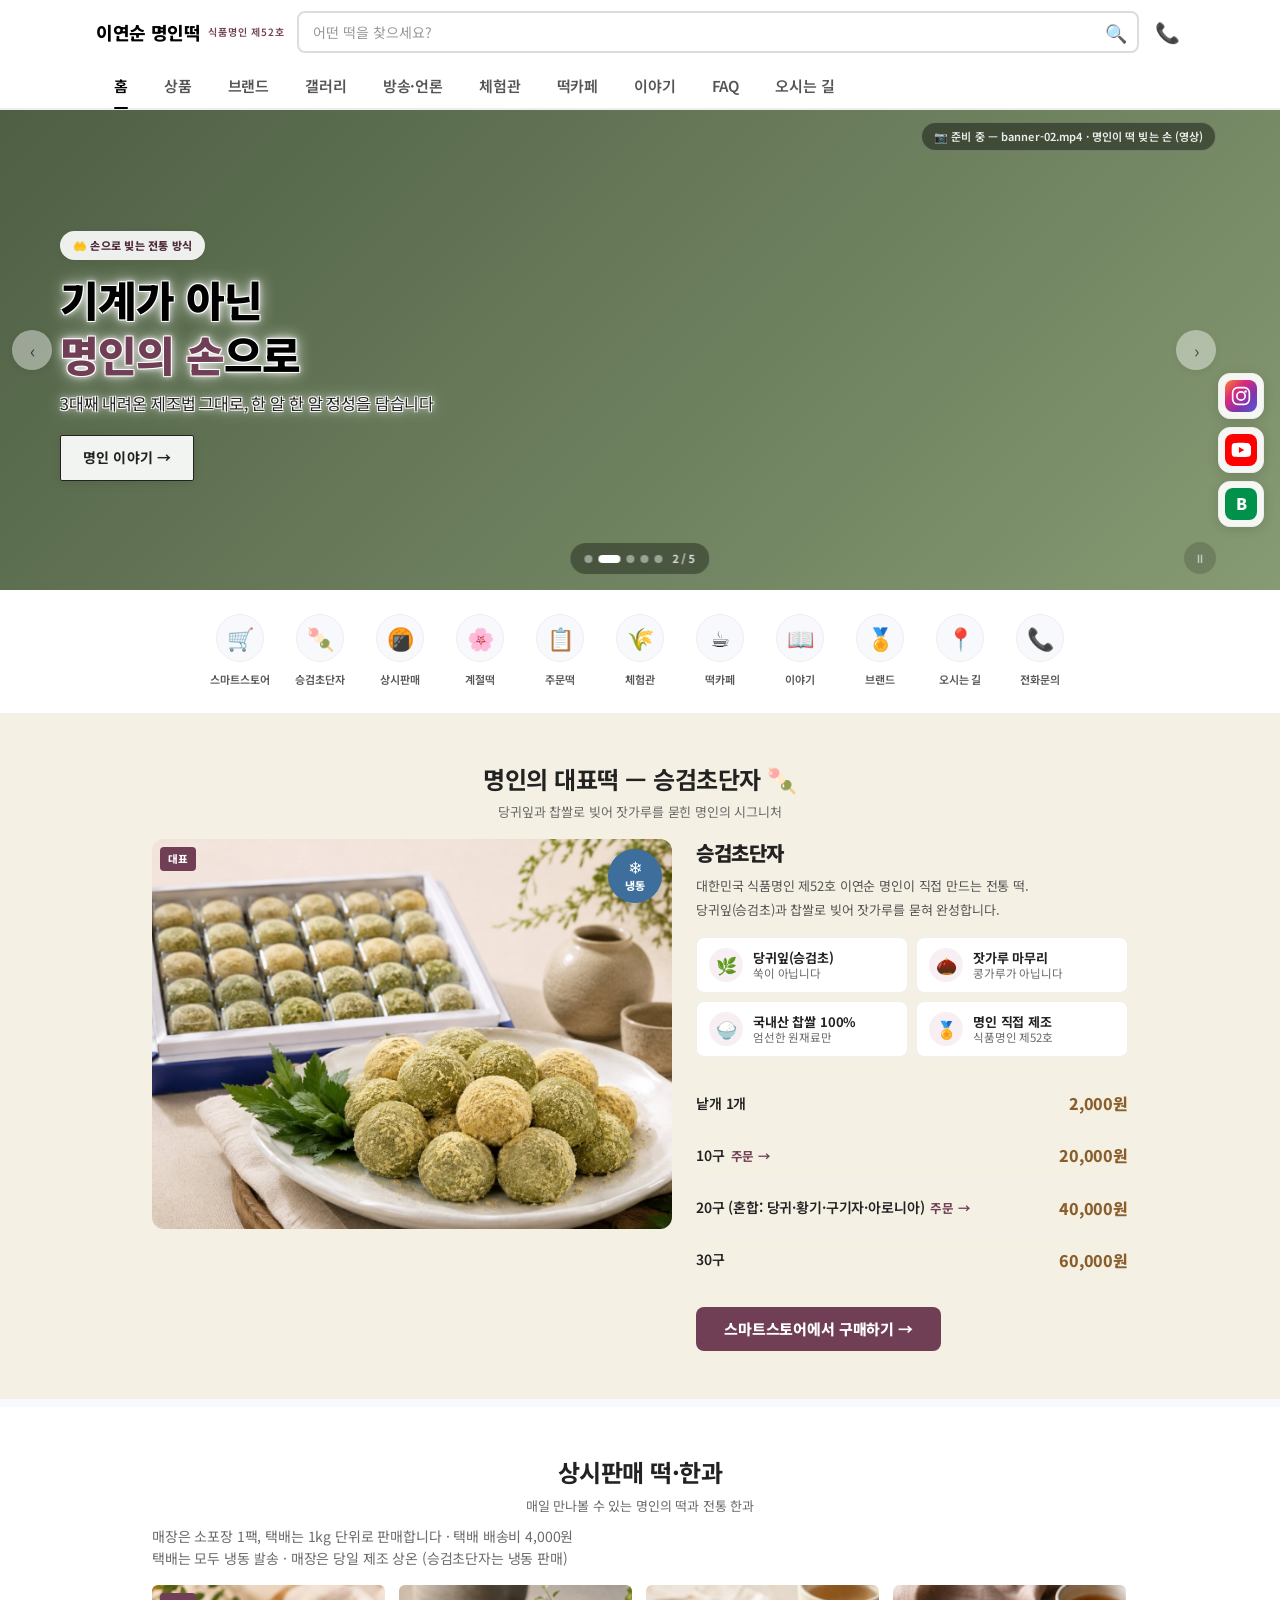
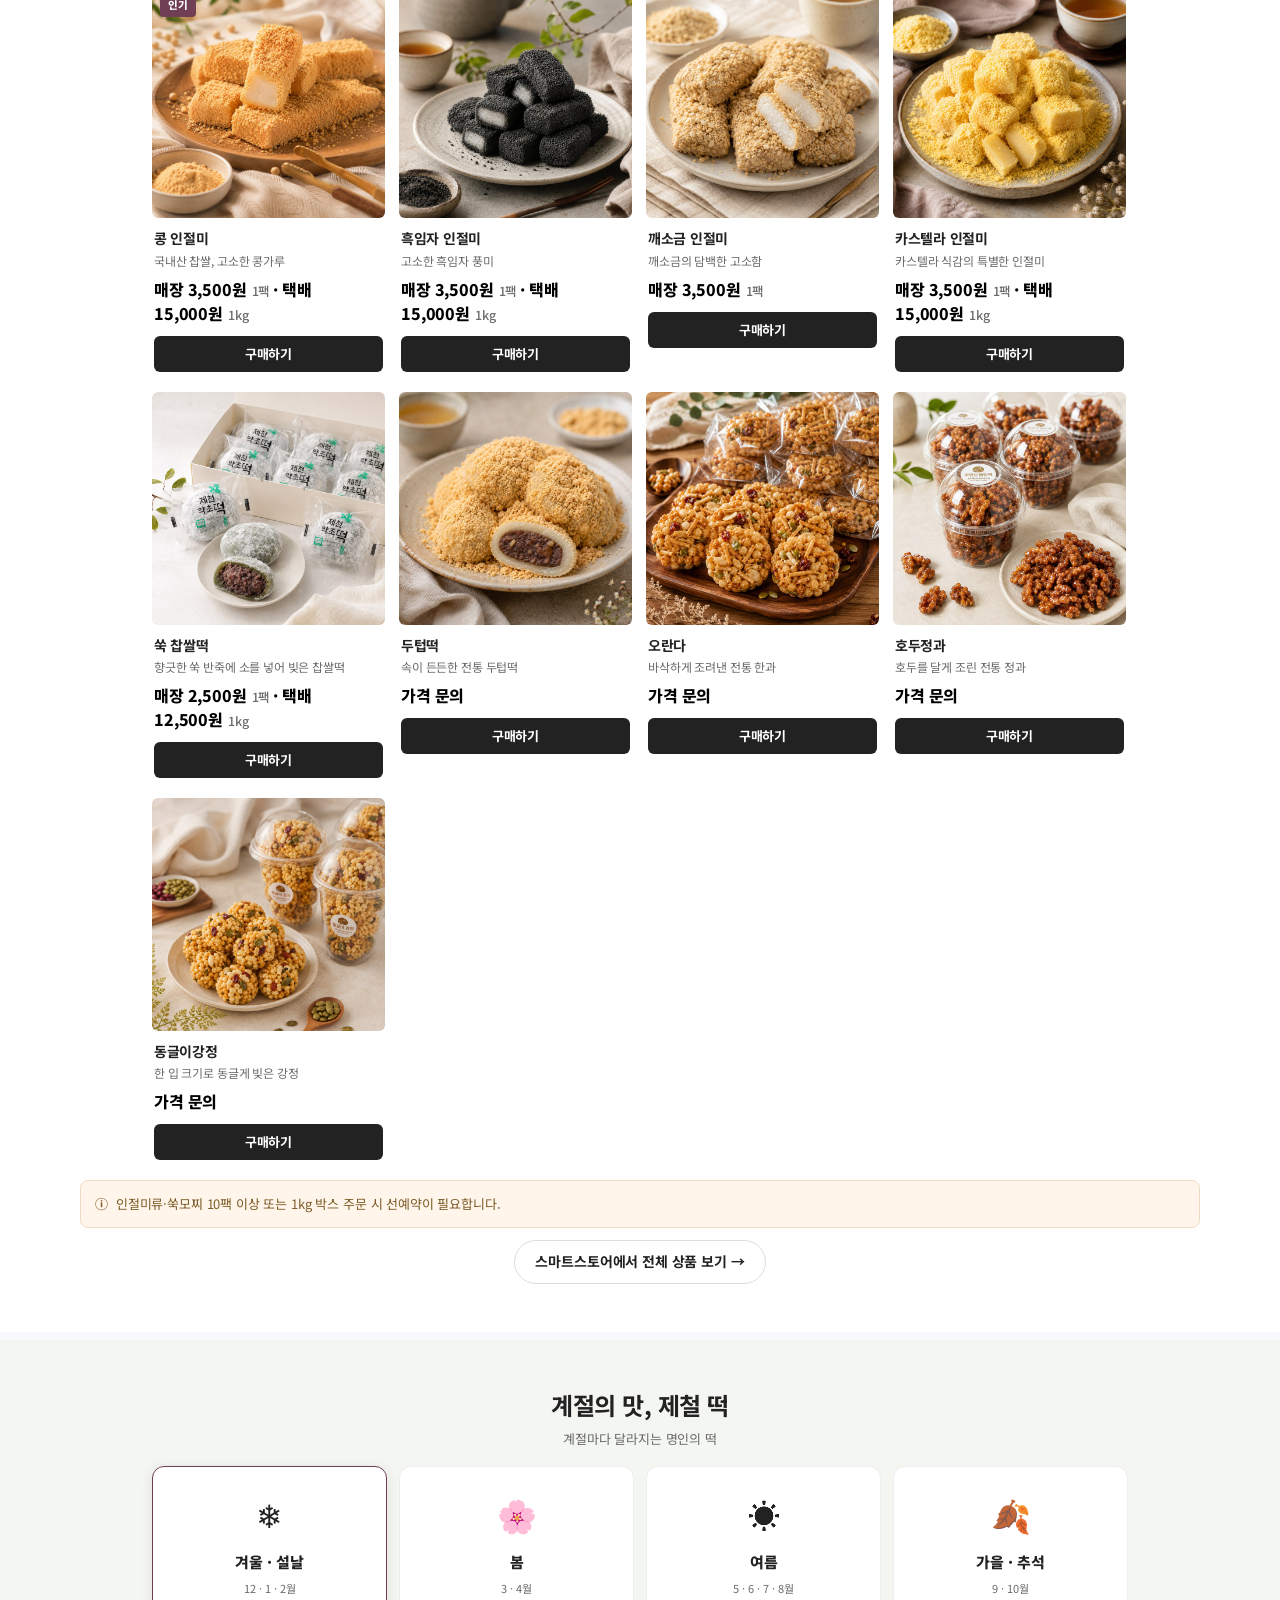
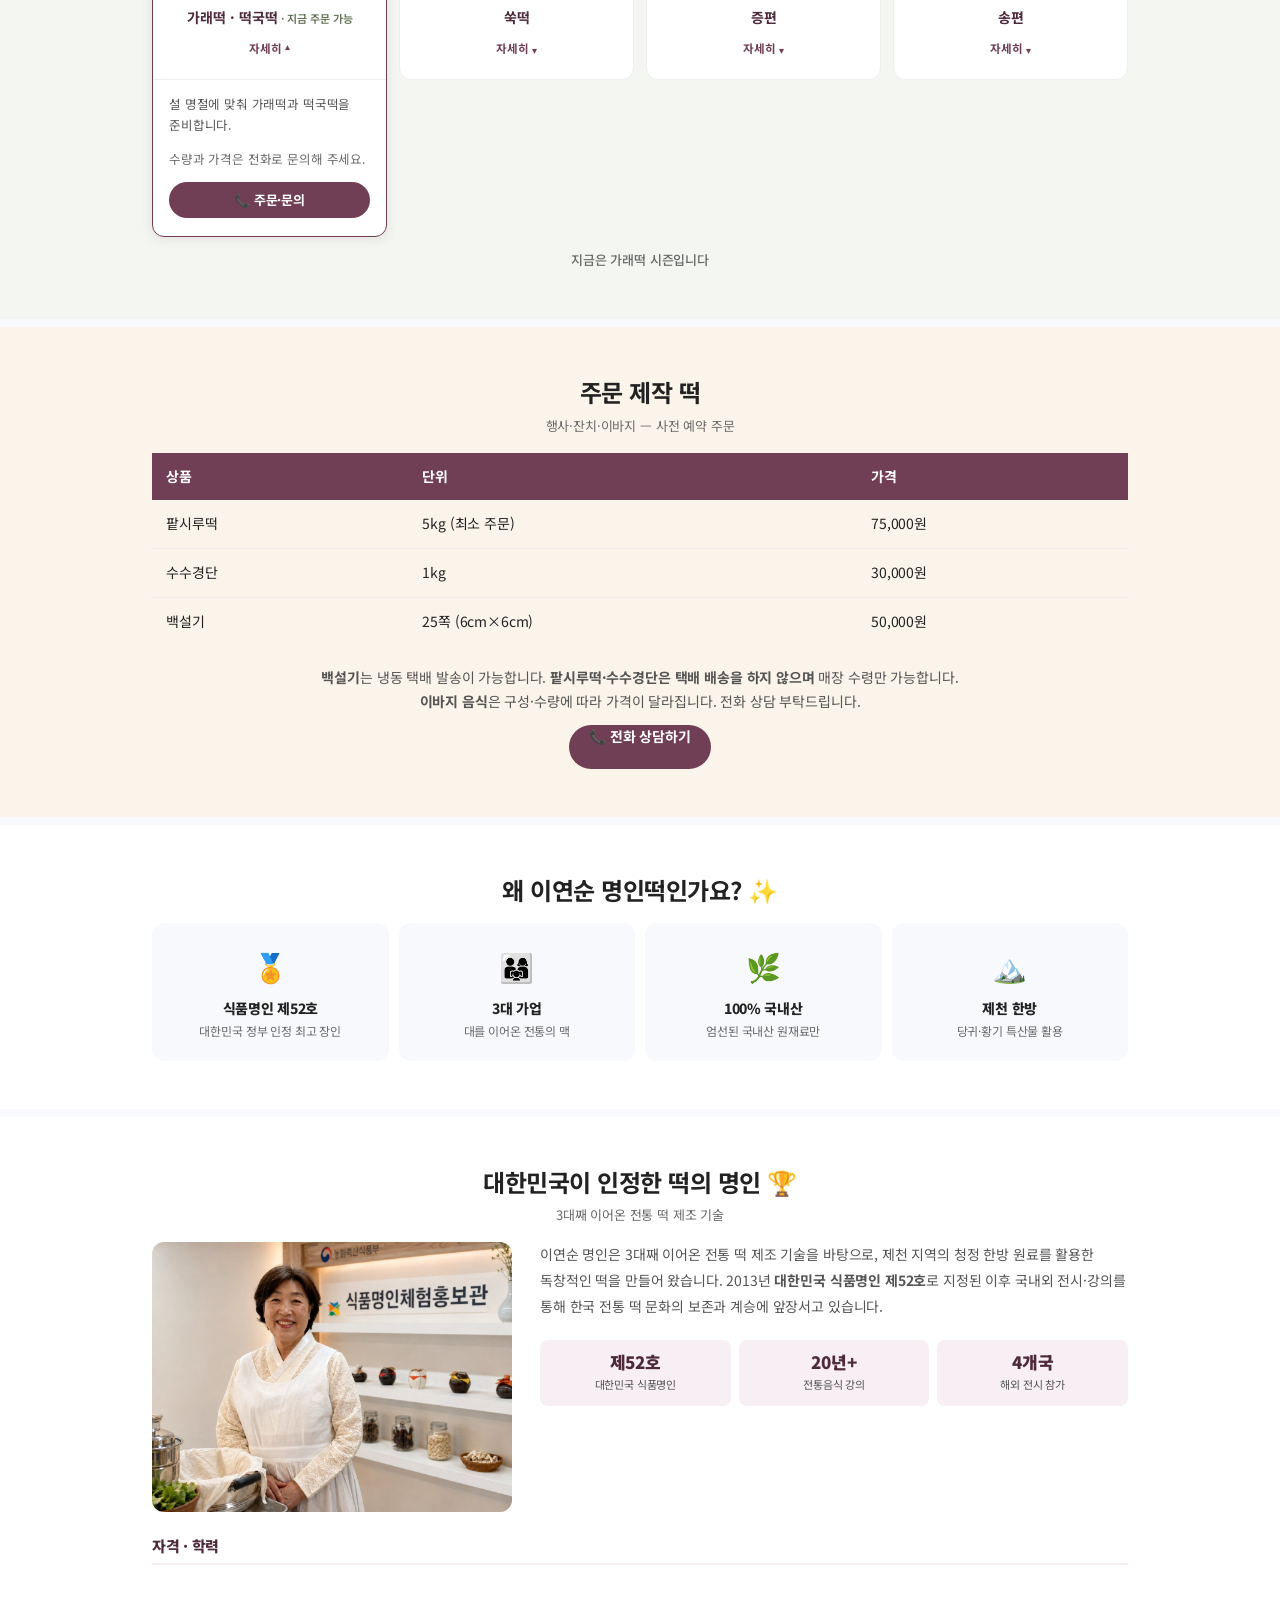
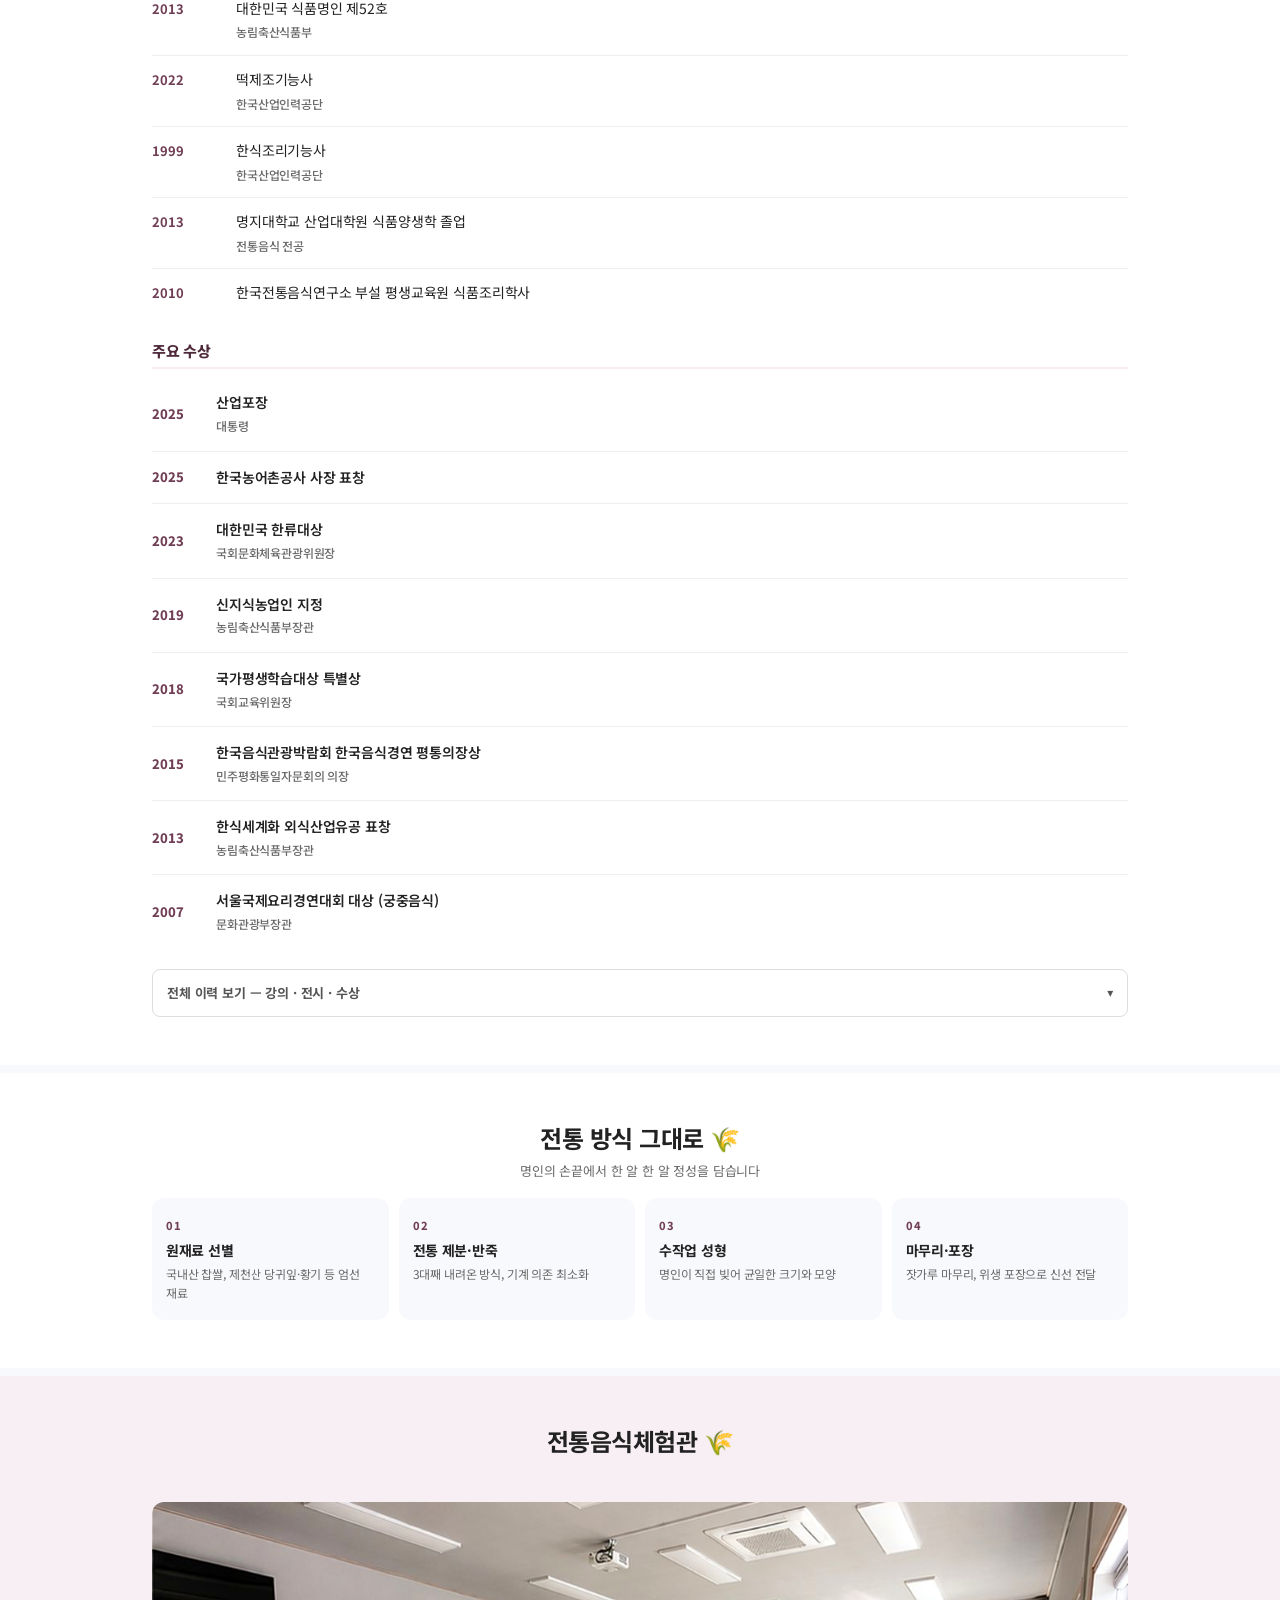
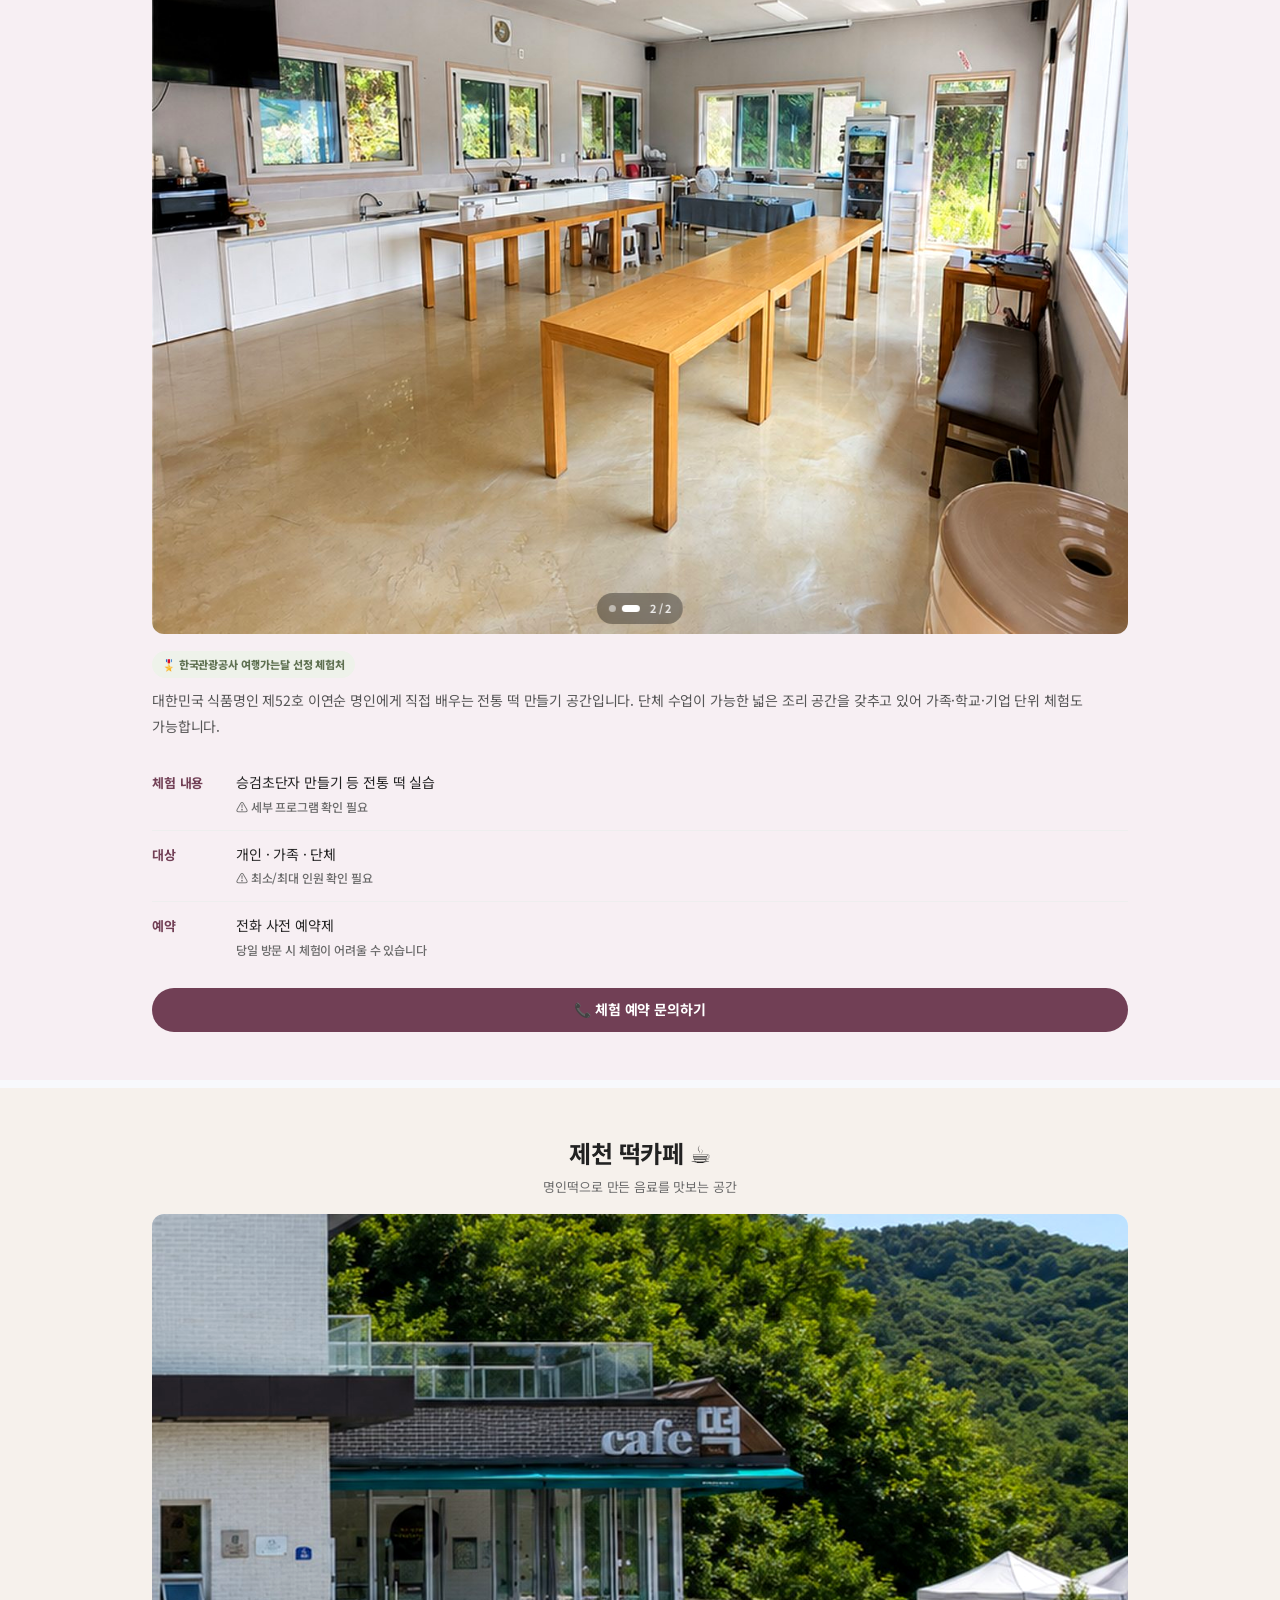
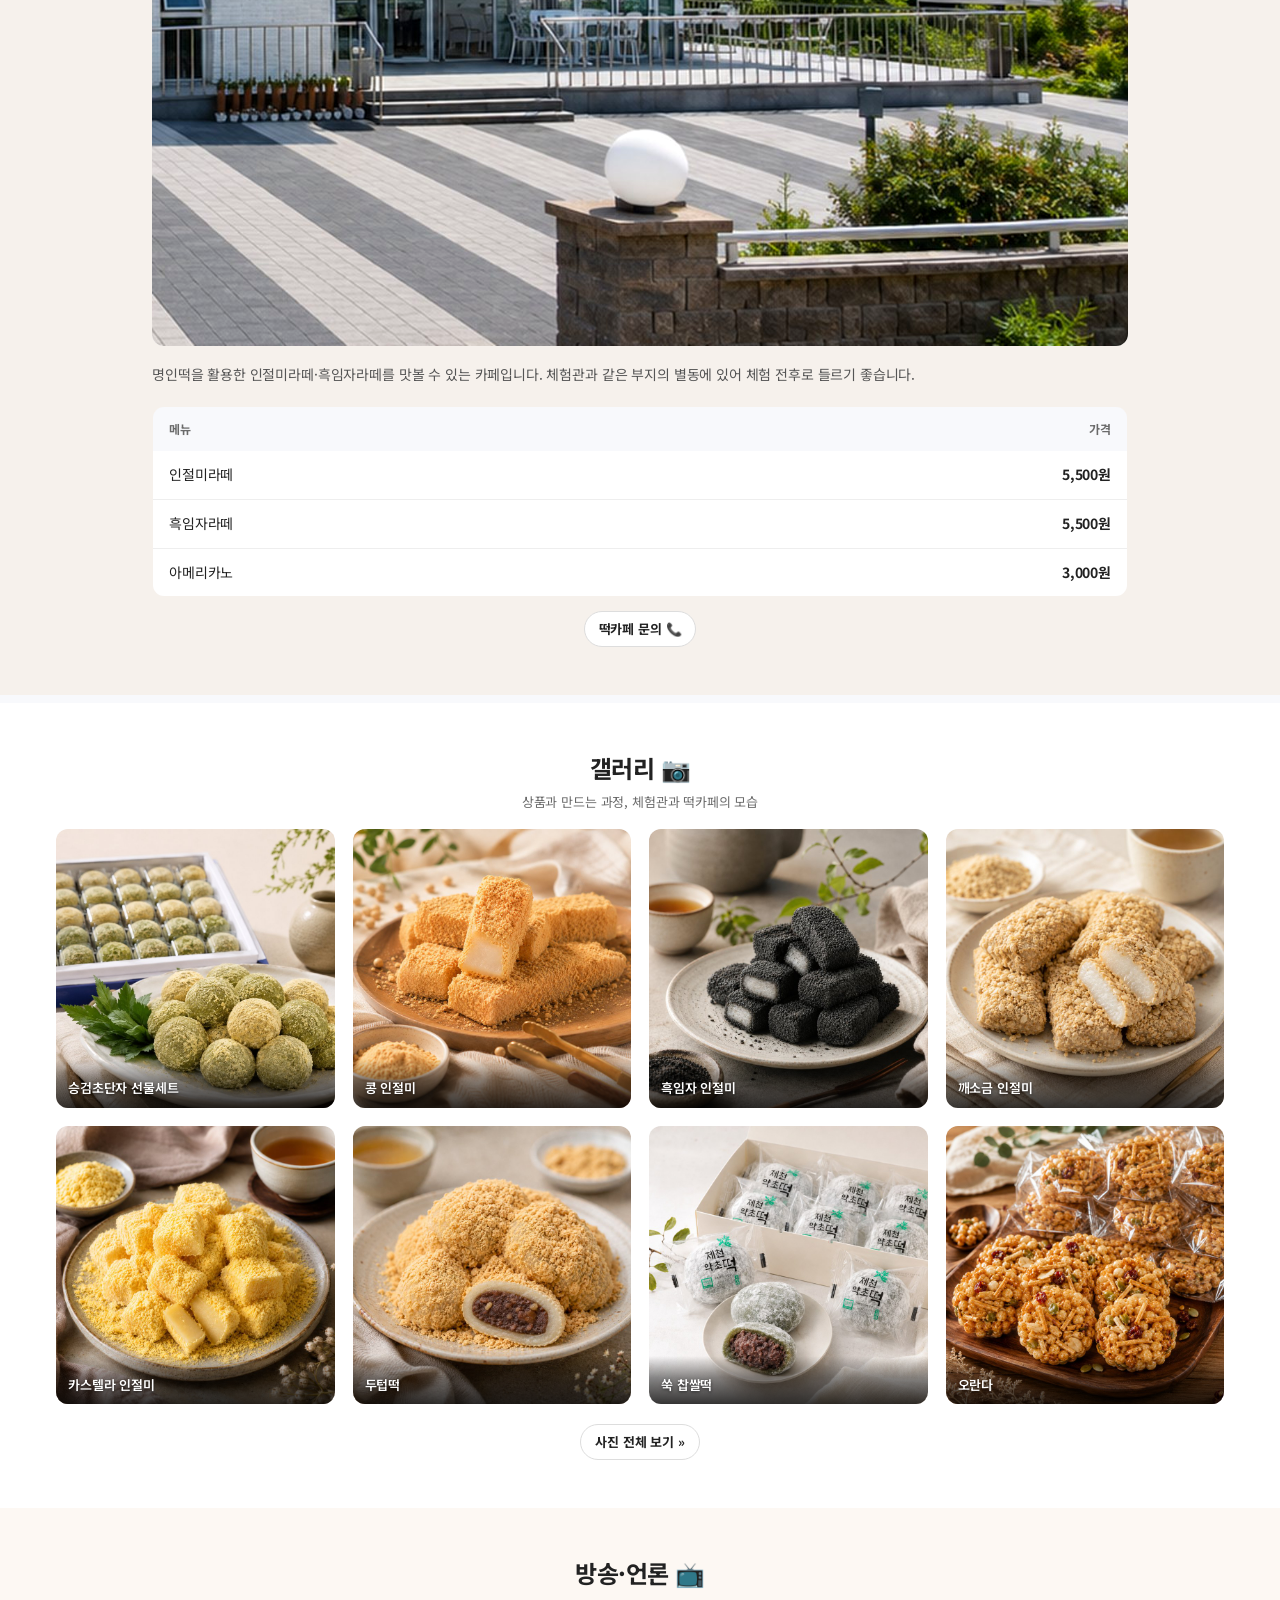
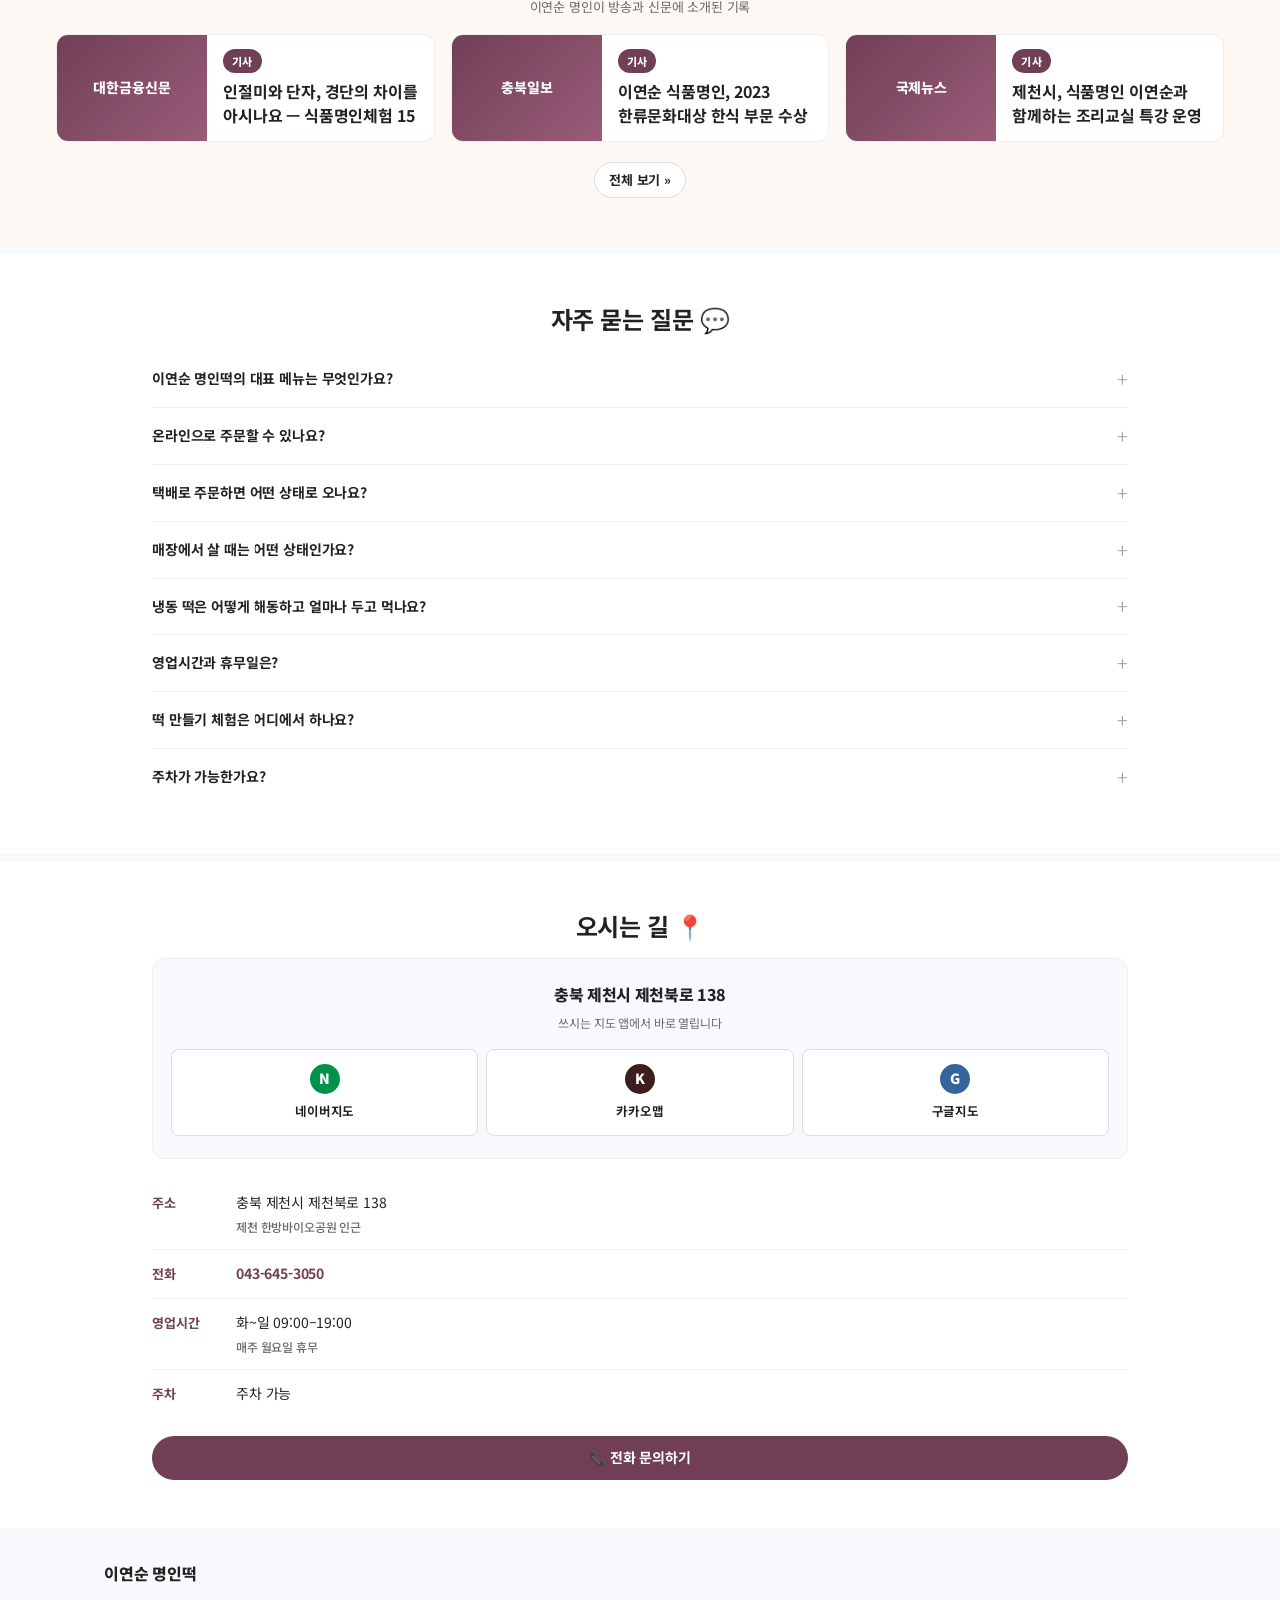
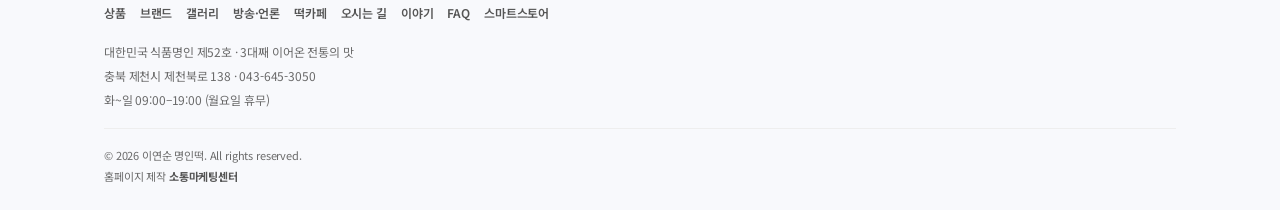
<file: index.html>
<!DOCTYPE html>
<html lang="ko">
<head>
  <meta charset="UTF-8">
  <meta name="viewport" content="width=device-width, initial-scale=1.0">
  <title>이연순 명인떡 | 대한민국 식품명인 제52호 · 제천 전통 떡</title>

  <!-- SEO -->
  <meta name="description" content="3대째 이어온 전통 떡, 100% 국내산 원재료. 대한민국 식품명인 제52호 이연순 명인이 직접 만드는 승검초단자, 인절미, 쑥찹쌀모찌. 제천 전통음식체험관에서 떡 만들기 체험도 가능합니다.">
  <meta name="keywords" content="이연순명인떡,제천떡,승검초단자,명인떡,전통떡,제천한과,오란다,호두정과,강정,제천떡카페,전통음식체험관,제천체험,식품명인,제천한방,떡명인,이연순">
  <meta name="author" content="이연순 명인떡">
  <link rel="canonical" href="https://myeongin-tteok.com/">

  <!-- Open Graph -->
  <meta property="og:type" content="website">
  <meta property="og:site_name" content="이연순 명인떡">
  <meta property="og:title" content="이연순 명인떡 — 대한민국 식품명인 제52호">
  <meta property="og:description" content="3대째 이어온 전통 떡, 100% 국내산 원재료. 제천 한방 특산물을 활용한 명인의 정성을 담은 떡.">
  <meta property="og:image" content="https://myeongin-tteok.com/assets/images/og-cover.jpg">
  <meta property="og:url" content="https://myeongin-tteok.com/">
  <meta property="og:locale" content="ko_KR">

  <!-- Twitter Card -->
  <meta name="twitter:card" content="summary_large_image">
  <meta name="twitter:title" content="이연순 명인떡 — 대한민국 식품명인 제52호">
  <meta name="twitter:description" content="3대째 이어온 전통 떡, 100% 국내산 원재료. 제천 한방 특산물로 만드는 전통 떡.">
  <meta name="twitter:image" content="https://myeongin-tteok.com/assets/images/og-cover.jpg">

  <!-- 기타 메타 -->
  <meta name="theme-color" content="#222222">
  <meta name="format-detection" content="telephone=yes">
  <meta name="naver-site-verification" content="7162360ba72adfe572ede287fa8eaa75a7421693">
  <meta name="google-site-verification" content="fLXyruCuXh1xjQsfoZjuGC6zx-U-n6Z-RB6S1OL4Bm8">
  <meta name="msvalidate.01" content="154F82B44BD0C569A78B758394213596">

  <!-- 파비콘 -->
  <link rel="icon" href="data:image/svg+xml,<svg xmlns='http://www.w3.org/2000/svg' viewBox='0 0 100 100'><text y='.9em' font-size='90'>🍡</text></svg>">

  <!-- 폰트 -->
  <link rel="preconnect" href="https://fonts.googleapis.com">
  <link rel="preconnect" href="https://fonts.gstatic.com" crossorigin>
  <link rel="stylesheet" href="https://fonts.googleapis.com/css2?family=Noto+Sans+KR:wght@400;500;600;700;800;900&display=swap">

  <!-- 스타일 -->
  <link rel="stylesheet" href="assets/css/style.css?v=4808afd3">

  <!-- 구조화 데이터: LocalBusiness -->
  <script type="application/ld+json">
  {
    "@context": "https://schema.org",
    "@type": "Bakery",
    "name": "이연순 명인떡",
    "alternateName": "이연순명인떡",
    "description": "대한민국 식품명인 제52호 이연순 명인이 3대째 이어온 전통 방식으로 만드는 프리미엄 한국 전통 떡.",
    "image": "https://myeongin-tteok.com/assets/images/og-cover.jpg",
    "telephone": "043-645-3050",
    "address": {
      "@type": "PostalAddress",
      "streetAddress": "제천북로 138",
      "addressLocality": "제천시",
      "addressRegion": "충북",
      "postalCode": "27159",
      "addressCountry": "KR"
    },
    "geo": { "@type": "GeoCoordinates", "latitude": 37.1426916, "longitude": 128.1623969 },
    "hasMap": "https://map.naver.com/p/entry/place/13443329",
    "url": "https://myeongin-tteok.com",
    "openingHoursSpecification": [{
      "@type": "OpeningHoursSpecification",
      "dayOfWeek": ["Tuesday","Wednesday","Thursday","Friday","Saturday","Sunday"],
      "opens": "09:00", "closes": "19:00"
    }],
    "priceRange": "₩₩",
    "servesCuisine": "한국 전통 떡",
    "hasMenu": {
      "@type": "Menu",
      "hasMenuSection": [
        { "@type": "MenuSection", "name": "승검초단자", "hasMenuItem": [
          {"@type":"MenuItem","name":"승검초단자 낱개","offers":{"@type":"Offer","price":"2000","priceCurrency":"KRW"}},
          {"@type":"MenuItem","name":"승검초단자 10구","offers":{"@type":"Offer","price":"20000","priceCurrency":"KRW"}},
          {"@type":"MenuItem","name":"승검초단자 20구(혼합)","offers":{"@type":"Offer","price":"40000","priceCurrency":"KRW"}},
          {"@type":"MenuItem","name":"승검초단자 30구","offers":{"@type":"Offer","price":"60000","priceCurrency":"KRW"}}
        ]},
        { "@type": "MenuSection", "name": "상시판매 떡·한과", "hasMenuItem": [
          {"@type":"MenuItem","name":"콩 인절미","offers":{"@type":"Offer","price":"3500","priceCurrency":"KRW"}},
          {"@type":"MenuItem","name":"흑임자 인절미","offers":{"@type":"Offer","price":"3500","priceCurrency":"KRW"}},
          {"@type":"MenuItem","name":"깨소금 인절미","offers":{"@type":"Offer","price":"3500","priceCurrency":"KRW"}},
          {"@type":"MenuItem","name":"카스텔라 인절미","offers":{"@type":"Offer","price":"3500","priceCurrency":"KRW"}},
          {"@type":"MenuItem","name":"쑥 찹쌀떡","offers":{"@type":"Offer","price":"2500","priceCurrency":"KRW"}},
          {"@type":"MenuItem","name":"두텁떡"},
          {"@type":"MenuItem","name":"오란다"},
          {"@type":"MenuItem","name":"호두정과"},
          {"@type":"MenuItem","name":"동글이강정"}
        ]},
        { "@type": "MenuSection", "name": "주문떡", "hasMenuItem": [
          {"@type":"MenuItem","name":"팥시루떡 5kg","offers":{"@type":"Offer","price":"75000","priceCurrency":"KRW"}},
          {"@type":"MenuItem","name":"수수경단 1kg","offers":{"@type":"Offer","price":"30000","priceCurrency":"KRW"}},
          {"@type":"MenuItem","name":"백설기 25쪽","offers":{"@type":"Offer","price":"50000","priceCurrency":"KRW"}}
        ]},
        { "@type": "MenuSection", "name": "떡카페 음료", "hasMenuItem": [
          {"@type":"MenuItem","name":"인절미라떼","offers":{"@type":"Offer","price":"5500","priceCurrency":"KRW"}},
          {"@type":"MenuItem","name":"흑임자라떼","offers":{"@type":"Offer","price":"5500","priceCurrency":"KRW"}},
          {"@type":"MenuItem","name":"아메리카노","offers":{"@type":"Offer","price":"3000","priceCurrency":"KRW"}}
        ]}
      ]
    },
    "award": [
      "대한민국 식품명인 제52호 (2013, 농림축산식품부)",
      "2025 산업포장 (대통령)",
      "2023 대한민국 한류대상 (국회문화체육관광위원장)",
      "2019 신지식농업인 지정 (농림축산식품부장관)",
      "2018 국가평생학습대상 특별상 (국회교육위원장)",
      "2015 한국음식관광박람회 한국음식경연 평통의장상 (민주평화통일자문회의 의장)",
      "2013 한식세계화 외식산업유공 표창 (농림축산식품부장관)",
      "2007 서울국제요리경연대회 대상 (문화관광부장관)"
    ],
    "founder": {
      "@type": "Person",
      "name": "이연순",
      "jobTitle": "대한민국 식품명인 제52호",
      "hasCredential": [
        "대한민국 식품명인 제52호 (2013, 농림축산식품부)",
        "떡제조기능사 (2022, 한국산업인력공단)",
        "한식조리기능사 (1999, 한국산업인력공단)",
        "명지대학교 산업대학원 식품양생학 (전통음식 전공) 졸업"
      ]
    }
  }
  </script>

  <!-- 구조화 데이터: FAQPage -->
  <script type="application/ld+json">
  {
  "@context": "https://schema.org",
  "@type": "FAQPage",
  "mainEntity": [
    {
      "@type": "Question",
      "name": "이연순 명인떡의 대표 메뉴는 무엇인가요?",
      "acceptedAnswer": {
        "@type": "Answer",
        "text": "대표 메뉴는 승검초단자(명인단자)입니다. 당귀잎과 찹쌀로 빚어 잣가루를 묻힌 전통 떡으로, 대한민국 식품명인 제52호 이연순 명인이 직접 만듭니다."
      }
    },
    {
      "@type": "Question",
      "name": "이연순 명인떡의 영업시간과 위치는?",
      "acceptedAnswer": {
        "@type": "Answer",
        "text": "충북 제천시 제천북로 138에 위치하며, 화~일 09:00~19:00 영업합니다. 월요일 휴무, 주차 가능합니다."
      }
    },
    {
      "@type": "Question",
      "name": "온라인으로 떡을 주문할 수 있나요?",
      "acceptedAnswer": {
        "@type": "Answer",
        "text": "네, 네이버 스마트스토어를 통해 온라인 주문 및 택배 배송이 가능합니다."
      }
    },
    {
      "@type": "Question",
      "name": "떡 만들기 체험은 어디에서 하나요?",
      "acceptedAnswer": {
        "@type": "Answer",
        "text": "떡카페가 아닌 별도의 전통음식체험관(이연순향토음식개발연구원)에서 진행합니다. 두 시설은 같은 부지의 별동에 있습니다. 한국관광공사 여행가는달 선정 체험처이며 전화 사전 예약제로 운영됩니다."
      }
    },
    {
      "@type": "Question",
      "name": "승검초단자에 쑥이 들어가나요?",
      "acceptedAnswer": {
        "@type": "Answer",
        "text": "아닙니다. 쑥이 아닌 당귀잎이 들어가며, 콩가루가 아닌 잣가루를 묻혀 완성합니다."
      }
    },
    {
      "@type": "Question",
      "name": "택배로 주문하면 어떤 상태로 오나요?",
      "acceptedAnswer": {
        "@type": "Answer",
        "text": "택배는 모두 냉동 상태로 발송됩니다. 승검초단자, 인절미 4종(콩·흑임자·깨소금·카스텔라), 쑥 찹쌀떡, 두텁떡, 백설기가 택배 가능합니다. 팥시루떡과 수수경단은 택배 배송을 하지 않으며 매장에서만 구입하실 수 있습니다."
      }
    },
    {
      "@type": "Question",
      "name": "매장에서 살 때는 어떤 상태인가요?",
      "acceptedAnswer": {
        "@type": "Answer",
        "text": "매장 판매 제품은 당일 제조한 상온 상태입니다. 다만 승검초단자는 냉동으로만 판매합니다."
      }
    },
    {
      "@type": "Question",
      "name": "냉동 떡은 어떻게 해동하고 얼마나 두고 먹나요?",
      "acceptedAnswer": {
        "@type": "Answer",
        "text": "실온에 1시간 내외 두시면 됩니다(계절에 따라 다릅니다). 급하실 때 전자레인지는 20초까지만 사용하세요. 그 이상 돌리면 떡이 늘어집니다. 냉장 해동은 떡이 딱딱해지므로 피해주세요. 소비기한은 냉동 보관 시 3개월, 해동 후에는 당일입니다. 매장에서 구입하신 당일 제조 떡도 당일 드시는 것이 가장 좋으며, 남은 것은 냉동 보관하시면 됩니다."
      }
    }
  ]
}
  </script>
</head>

<body>
  <a href="#main" class="skip-link">본문으로 바로가기</a>

  <!-- ==================== 헤더 ==================== -->
  <header class="header" role="banner">
    <div class="header__row1">
      <button class="nav-toggle" id="navToggle" aria-expanded="false" aria-controls="drawer" aria-label="메뉴 열기">
        <span></span>
      </button>

      <a href="./" class="logo" aria-label="이연순 명인떡 홈">
        <span class="logo__mark">이연순 명인떡</span>
        <span class="logo__sub">식품명인 제52호</span>
      </a>

      <!-- PC 검색바 (데스크탑에서만 보임) -->
      <div class="header__search" id="headerSearch">
        <div class="search-box">
          <div class="search-input-wrap">
            <input class="search-input" id="searchInput" type="text" placeholder="어떤 떡을 찾으세요?" autocomplete="off" aria-label="상품 검색">
            <button class="search-btn" aria-label="검색">🔍</button>
          </div>
          <div class="search-dropdown" id="searchDropdown" role="listbox">
            <div class="search-dropdown__left">
              <div class="search-dropdown__title">카테고리</div>
              <div class="search-tags" id="searchTags">
                <button class="search-tag" data-section="products" data-keyword="승검초단자">승검초단자</button>
                <button class="search-tag" data-section="always" data-keyword="인절미">인절미</button>
                <button class="search-tag" data-section="always" data-keyword="찹쌀떡">찹쌀떡</button>
                <button class="search-tag" data-section="always" data-keyword="한과">한과</button>
                <button class="search-tag" data-section="seasonal" data-keyword="계절떡">계절떡</button>
                <button class="search-tag" data-section="order" data-keyword="주문떡">주문떡</button>
                <button class="search-tag" data-section="cafe" data-keyword="떡카페">떡카페</button>
                <button class="search-tag" data-section="experience" data-keyword="체험관">체험관</button>
                <button class="search-tag" data-section="story" data-keyword="브랜드">브랜드</button>
              </div>
            </div>
            <div class="search-dropdown__right">
              <div class="search-dropdown__title">인기검색어</div>
              <div class="popular-list" id="popularList">
                <a class="popular-item" data-section="products" data-keyword="승검초단자"><span class="popular-rank">1</span><span class="popular-text">승검초단자</span></a>
                <a class="popular-item" data-section="always" data-keyword="콩인절미"><span class="popular-rank">2</span><span class="popular-text">콩 인절미</span></a>
                <a class="popular-item" data-section="always" data-keyword="카스텔라인절미"><span class="popular-rank">3</span><span class="popular-text">카스텔라 인절미</span></a>
                <a class="popular-item" data-section="cafe" data-keyword="떡카페"><span class="popular-rank">4</span><span class="popular-text">떡카페</span></a>
                <a class="popular-item" data-section="order" data-keyword="팥시루떡"><span class="popular-rank">5</span><span class="popular-text">팥시루떡</span></a>
                <a class="popular-item" data-section="seasonal" data-keyword="계절떡"><span class="popular-rank">6</span><span class="popular-text">계절떡</span></a>
                <a class="popular-item" data-section="experience" data-keyword="체험관"><span class="popular-rank">7</span><span class="popular-text">체험관</span></a>
                <a class="popular-item" data-section="visit" data-keyword="제천떡"><span class="popular-rank">8</span><span class="popular-text">제천떡</span></a>
              </div>
            </div>
          </div>
        </div>
      </div>

      <div class="header__right">
        <button class="search-toggle" id="searchToggle" aria-label="검색 열기">🔍</button>
        <a href="tel:0436453050" aria-label="전화 걸기" style="font-size:20px; padding:4px;">📞</a>
      </div>
    </div>

    <!-- PC 네비게이션 바 -->
    <nav class="nav-bar" aria-label="메인 메뉴">
      <div class="nav-bar__inner">
        <a href="./" class="nav__link" aria-current="page">홈</a>
        <a href="#products" class="nav__link">상품</a>
        <a href="#story" class="nav__link">브랜드</a>
        <a href="gallery.html" class="nav__link">갤러리</a>
        <a href="media.html" class="nav__link" data-needs-media>방송·언론</a>
        <a href="#experience" class="nav__link">체험관</a>
        <a href="#cafe" class="nav__link">떡카페</a>
        <a href="blog.html" class="nav__link">이야기</a>
        <a href="#faq" class="nav__link">FAQ</a>
        <a href="#visit" class="nav__link">오시는 길</a>
      </div>
    </nav>
  </header>

  <!-- 모바일 전체화면 검색 -->
  <div class="search-fullscreen" id="searchFullscreen" aria-hidden="true">
    <div class="search-fs__header">
      <input class="search-fs__input" id="searchFsInput" type="text" placeholder="어떤 떡을 찾으세요?" autocomplete="off" aria-label="상품 검색">
      <button class="search-fs__close" id="searchFsClose">취소</button>
    </div>
    <div class="search-fs__body">
      <div class="search-fs__section">
        <div class="search-fs__title">카테고리</div>
        <div class="search-tags">
          <button class="search-tag" data-section="products" data-keyword="승검초단자">승검초단자</button>
          <button class="search-tag" data-section="always" data-keyword="인절미">인절미</button>
          <button class="search-tag" data-section="always" data-keyword="찹쌀떡">찹쌀떡</button>
                <button class="search-tag" data-section="always" data-keyword="한과">한과</button>
          <button class="search-tag" data-section="seasonal" data-keyword="계절떡">계절떡</button>
          <button class="search-tag" data-section="order" data-keyword="주문떡">주문떡</button>
          <button class="search-tag" data-section="cafe" data-keyword="떡카페">떡카페</button>
          <button class="search-tag" data-section="experience" data-keyword="체험관">체험관</button>
          <button class="search-tag" data-section="story" data-keyword="브랜드">브랜드</button>
        </div>
      </div>
      <div class="search-fs__section">
        <div class="search-fs__title">인기검색어</div>
        <div class="popular-list">
          <a class="popular-item" data-section="products" data-keyword="승검초단자"><span class="popular-rank">1</span><span class="popular-text">승검초단자</span></a>
          <a class="popular-item" data-section="always" data-keyword="콩인절미"><span class="popular-rank">2</span><span class="popular-text">콩 인절미</span></a>
          <a class="popular-item" data-section="always" data-keyword="카스텔라인절미"><span class="popular-rank">3</span><span class="popular-text">카스텔라 인절미</span></a>
          <a class="popular-item" data-section="cafe" data-keyword="떡카페"><span class="popular-rank">4</span><span class="popular-text">떡카페</span></a>
          <a class="popular-item" data-section="order" data-keyword="팥시루떡"><span class="popular-rank">5</span><span class="popular-text">팥시루떡</span></a>
          <a class="popular-item" data-section="seasonal" data-keyword="계절떡"><span class="popular-rank">6</span><span class="popular-text">계절떡</span></a>
          <a class="popular-item" data-section="experience" data-keyword="체험관"><span class="popular-rank">7</span><span class="popular-text">체험관</span></a>
          <a class="popular-item" data-section="visit" data-keyword="제천떡"><span class="popular-rank">8</span><span class="popular-text">제천떡</span></a>
        </div>
      </div>
    </div>
  </div>

  <!-- 모바일 드로어 -->
  <div class="drawer" id="drawer" aria-hidden="true">
    <a href="./" class="drawer__link"><span>홈</span><span>→</span></a>
    <a href="#products" class="drawer__link"><span>상품</span><span>→</span></a>
    <a href="#story" class="drawer__link"><span>브랜드 스토리</span><span>→</span></a>
    <a href="gallery.html" class="drawer__link"><span>갤러리</span><span>→</span></a>
    <a href="media.html" class="drawer__link" data-needs-media><span>방송·언론</span><span>→</span></a>
    <a href="#experience" class="drawer__link"><span>전통음식체험관</span><span>→</span></a>
    <a href="#cafe" class="drawer__link"><span>떡카페</span><span>→</span></a>
    <a href="#visit" class="drawer__link"><span>오시는 길</span><span>→</span></a>
    <a href="blog.html" class="drawer__link"><span>명인의 이야기</span><span>→</span></a>
    <a href="#faq" class="drawer__link"><span>자주 묻는 질문</span><span>→</span></a>
    <a href="#" class="drawer__link store-link" target="_blank" rel="noopener"><span>스마트스토어</span><span>↗</span></a>
    <div class="drawer__meta">
      <p>📍 충북 제천시 제천북로 138</p>
      <p>📞 043-645-3050</p>
      <p>🕘 화~일 09:00–19:00 (월 휴무)</p>
    </div>
  </div>

  <!-- ==================== 메인 ==================== -->
  <main id="main">

    <!-- ── 히어로 배너 슬라이더 (창억떡 동일 구조) ── -->
    <section class="hero" aria-roledescription="carousel" aria-label="메인 배너">
      <div class="hero__slider" id="heroSlider">
        <div class="hero__slides" id="heroSlides">

          <!-- 슬라이드 1: 승검초단자 제품컷 — "먹고 싶다" 첫인상 -->
          <div class="hero__slide hero__slide--t1" data-shot="banner-01.jpg · 승검초단자 제품컷" role="group" aria-roledescription="slide" aria-label="1 / 5">
            <img src="assets/images/banner-01.jpg" alt="승검초단자 — 당귀잎과 찹쌀로 빚어 잣가루를 묻힌 전통 떡"
                 fetchpriority="high" data-hero>
            <div class="hero__overlay hero__overlay--light">
              <span class="hero__badge">🏅 대한민국 식품명인 제52호</span>
              <h2 class="hero__title">3대째 이어온<br><em>명인의 떡</em></h2>
              <p class="hero__desc">당귀잎과 찹쌀로 빚어 잣가루를 묻힌<br>명인의 시그니처, 승검초단자</p>
              <a href="#products" class="hero__cta">자세히 보러가기 »</a>
            </div>
          </div>

          <!-- 슬라이드 2: 명인의 손 (영상 권장) — "아무나 못 만든다" 신뢰 -->
          <!-- 영상 원본에 자막·말풍선이 새겨져 있어 상하단을 잘라내고(1920x512) 4.6초로 트림함 -->
          <div class="hero__slide hero__slide--t2" data-shot="banner-02.mp4 · 명인이 떡 빚는 손 (영상)" data-duration="4400" role="group" aria-roledescription="slide" aria-label="2 / 5">
            <video src="assets/images/banner-02.mp4" poster="assets/images/banner-02.jpg"
                   autoplay muted loop playsinline preload="metadata"
                   aria-label="이연순 명인이 떡을 빚는 모습" data-hero></video>
            <div class="hero__overlay hero__overlay--light">
              <span class="hero__badge">🤲 손으로 빚는 전통 방식</span>
              <h2 class="hero__title">기계가 아닌<br><em>명인의 손</em>으로</h2>
              <p class="hero__desc">3대째 내려온 제조법 그대로, 한 알 한 알 정성을 담습니다</p>
              <a href="#story" class="hero__cta">명인 이야기 →</a>
            </div>
          </div>

          <!-- 슬라이드 3: 선물세트 — "나도 살 수 있네" 구매 전환 -->
          <div class="hero__slide hero__slide--t3" data-shot="banner-03.jpg · 선물세트 포장컷" role="group" aria-roledescription="slide" aria-label="3 / 5">
            <img src="assets/images/banner-03.jpg" alt="이연순 명인떡 선물세트 — 전국 택배 배송" data-hero>
            <div class="hero__overlay hero__overlay--light">
              <span class="hero__badge">🚚 전국 택배 배송</span>
              <h2 class="hero__title">귀한 분께 드리는<br><em>명인의 선물</em></h2>
              <p class="hero__desc">10구 · 20구 · 30구 선물세트<br>네이버 스마트스토어에서 바로 주문</p>
              <a href="https://smartstore.naver.com/leeys3050" class="hero__cta" target="_blank" rel="noopener">선물세트 주문하기 »</a>
            </div>
          </div>

          <!-- 슬라이드 4: 전통음식체험관 — "가보고 싶다" 방문·체험 유도 -->
          <div class="hero__slide hero__slide--t4" data-shot="banner-04.jpg · 전통음식체험관" role="group" aria-roledescription="slide" aria-label="4 / 5">
            <img src="assets/images/banner-04.jpg"
                 alt="이연순향토음식개발연구원 전통음식체험관" data-hero>
            <!-- 좌측이 나무·그늘로 어두워(평균 밝기 97) 흰 글씨 + 어두운 그라데이션 사용 -->
            <div class="hero__overlay">
              <span class="hero__badge">🎖️ 한국관광공사 여행가는달 선정</span>
              <h2 class="hero__title">명인에게 직접 배우는<br><em>전통음식 체험</em></h2>
              <p class="hero__desc">이연순향토음식개발연구원 전통음식체험관<br>승검초단자를 직접 빚어보는 시간</p>
              <a href="#experience" class="hero__cta">체험관 둘러보기 »</a>
            </div>
          </div>

          <!-- 슬라이드 5: 매장 외관 + 제천 — "실제 있는 곳" 장소 각인 -->
          <div class="hero__slide hero__slide--t5" data-shot="banner-05.jpg · 매장 외관 + 제천 풍경" role="group" aria-roledescription="slide" aria-label="5 / 5">
            <img src="assets/images/banner-05.jpg" alt="이연순 명인떡 매장 외관 — 충북 제천시 제천북로 138" data-hero>
            <div class="hero__overlay">
              <span class="hero__badge">📍 충북 제천시 제천북로 138</span>
              <h2 class="hero__title">제천에 오시면<br><em>꼭 들러주세요</em></h2>
              <p class="hero__desc">본관·떡카페·전통음식체험관이 한자리에<br>화~일 09:00–19:00 · 월요일 휴무 · 주차 가능</p>
              <a href="#visit" class="hero__cta">오시는 길 »</a>
            </div>
          </div>

        </div>

        <!-- 좌우 화살표 -->
        <button class="hero__arrow hero__arrow--prev" id="heroPrev" aria-label="이전 슬라이드">‹</button>
        <button class="hero__arrow hero__arrow--next" id="heroNext" aria-label="다음 슬라이드">›</button>

        <!-- 하단 인디케이터 -->
        <div class="hero__indicator" id="heroIndicator">
          <button class="hero__dot is-active" data-idx="0" aria-label="슬라이드 1"></button>
          <button class="hero__dot" data-idx="1" aria-label="슬라이드 2"></button>
          <button class="hero__dot" data-idx="2" aria-label="슬라이드 3"></button>
          <button class="hero__dot" data-idx="3" aria-label="슬라이드 4"></button>
          <button class="hero__dot" data-idx="4" aria-label="슬라이드 5"></button>
          <span class="hero__counter"><span id="heroCurrent">1</span> / <span id="heroTotal">5</span></span>
        </div>

        <!-- 자동재생 일시정지 -->
        <button class="hero__pause" id="heroPause" aria-label="자동 재생 일시정지">⏸</button>
      </div>
    </section>

    <!-- h1은 SEO용으로 히어로 아래 숨김 배치 -->
    <h1 class="sr-only" id="hero-title">이연순 명인떡 — 대한민국 식품명인 제52호, 3대째 이어온 제천 전통 떡</h1>

    <!-- ── 카테고리 아이콘 바 ───────────────────── -->
    <nav class="icon-bar" aria-label="빠른 메뉴">
      <div class="icon-scroll" id="iconScroll">
        <a href="https://smartstore.naver.com/leeys3050" class="icon-item" target="_blank" rel="noopener">
          <div class="icon-item__img">🛒</div>
          <span class="icon-item__label">스마트스토어</span>
        </a>
        <a href="#products" class="icon-item">
          <div class="icon-item__img">🍡</div>
          <span class="icon-item__label">승검초단자</span>
        </a>
        <a href="#always" class="icon-item">
          <div class="icon-item__img">🍘</div>
          <span class="icon-item__label">상시판매</span>
        </a>
        <a href="#seasonal" class="icon-item">
          <div class="icon-item__img">🌸</div>
          <span class="icon-item__label">계절떡</span>
        </a>
        <a href="#order" class="icon-item">
          <div class="icon-item__img">📋</div>
          <span class="icon-item__label">주문떡</span>
        </a>
        <a href="#experience" class="icon-item">
          <div class="icon-item__img">🌾</div>
          <span class="icon-item__label">체험관</span>
        </a>
        <a href="#cafe" class="icon-item">
          <div class="icon-item__img">☕</div>
          <span class="icon-item__label">떡카페</span>
        </a>
        <a href="blog.html" class="icon-item">
          <div class="icon-item__img">📖</div>
          <span class="icon-item__label">이야기</span>
        </a>
        <a href="#story" class="icon-item">
          <div class="icon-item__img">🏅</div>
          <span class="icon-item__label">브랜드</span>
        </a>
        <a href="#visit" class="icon-item">
          <div class="icon-item__img">📍</div>
          <span class="icon-item__label">오시는 길</span>
        </a>
        <a href="tel:0436453050" class="icon-item">
          <div class="icon-item__img">📞</div>
          <span class="icon-item__label">전화문의</span>
        </a>
      </div>
      <div class="icon-bar__track">
        <div class="icon-bar__thumb" id="iconThumb"></div>
      </div>
    </nav>

    <!-- ══ 대표떡: 승검초단자 ══════════════════════ -->
    <section class="section section--warm" id="products">
      <div class="section-header">
        <h2 class="section-title reveal">명인의 대표떡 — 승검초단자 🍡</h2>
        <p class="section-sub reveal">당귀잎과 찹쌀로 빚어 잣가루를 묻힌 명인의 시그니처</p>
      </div>

      <div class="danja-hero reveal">
        <div class="danja-hero__media ph-host">
          <img src="assets/images/danja-01.jpg"
               alt="승검초단자 — 30구 선물세트와 당귀잎을 곁들인 접시"
               data-ph="승검초단자 대표 사진" data-ratio="4:3">
          <span class="prd-item__badge">대표</span>
          <span class="temp-badge temp-badge--cold" title="냉동 보관 상품">
            <span class="temp-badge__ico" aria-hidden="true">❄</span>
            <span class="temp-badge__label">냉동</span>
          </span>
        </div>
        <div class="danja-hero__info">
          <h3 class="danja-hero__name">승검초단자</h3>
          <p class="danja-hero__desc">대한민국 식품명인 제52호 이연순 명인이 직접 만드는 전통 떡.<br>당귀잎(승검초)과 찹쌀로 빚어 잣가루를 묻혀 완성합니다.</p>

          <ul class="spec-list">
            <li class="spec">
              <span class="spec__ico" aria-hidden="true">🌿</span>
              <span class="spec__body"><b>당귀잎(승검초)</b><small>쑥이 아닙니다</small></span>
            </li>
            <li class="spec">
              <span class="spec__ico" aria-hidden="true">🌰</span>
              <span class="spec__body"><b>잣가루 마무리</b><small>콩가루가 아닙니다</small></span>
            </li>
            <li class="spec">
              <span class="spec__ico" aria-hidden="true">🍚</span>
              <span class="spec__body"><b>국내산 찹쌀 100%</b><small>엄선한 원재료만</small></span>
            </li>
            <li class="spec">
              <span class="spec__ico" aria-hidden="true">🏅</span>
              <span class="spec__body"><b>명인 직접 제조</b><small>식품명인 제52호</small></span>
            </li>
          </ul>
          <ul class="danja-options">
            <li class="danja-option">
              <span class="danja-option__name">낱개 1개</span>
              <span class="danja-option__price">2,000원</span>
            </li>
            <li class="danja-option">
              <a class="danja-option__name danja-option__link" href="https://smartstore.naver.com/leeys3050/products/8462088438" target="_blank" rel="noopener">10구 <span class="danja-option__go">주문 →</span></a>
              <span class="danja-option__price">20,000원</span>
            </li>
            <li class="danja-option">
              <a class="danja-option__name danja-option__link" href="https://smartstore.naver.com/leeys3050/products/8462145985" target="_blank" rel="noopener">20구 (혼합: 당귀·황기·구기자·아로니아) <span class="danja-option__go">주문 →</span></a>
              <span class="danja-option__price">40,000원</span>
            </li>
            <li class="danja-option">
              <span class="danja-option__name">30구</span>
              <span class="danja-option__price">60,000원</span>
            </li>
          </ul>
          <a href="https://smartstore.naver.com/leeys3050" class="btn btn--accent btn--lg" target="_blank" rel="noopener">스마트스토어에서 구매하기 →</a>
        </div>
      </div>
    </section>

    <div class="section-divider"></div>

    <!-- ══ 상시판매떡 ═══════════════════════════════ -->
    <section class="section" id="always">
      <div class="section-header">
        <h2 class="section-title reveal">상시판매 떡·한과</h2>
        <p class="section-sub reveal">매일 만나볼 수 있는 명인의 떡과 전통 한과</p>
        <p class="section-note reveal">매장은 소포장 1팩, 택배는 1kg 단위로 판매합니다 · 택배 배송비 4,000원<br>택배는 모두 냉동 발송 · 매장은 당일 제조 상온 (승검초단자는 냉동 판매)</p>
      </div>
      <div class="prd-grid reveal">

        <article class="prd-item">
          <div class="prd-item__media ph-host">
            <img src="assets/images/prd-kong.jpg" alt="콩 인절미 — 국내산 찹쌀에 고소한 콩가루" loading="lazy" data-ph="콩 인절미 사진" data-ratio="1:1">
            <span class="prd-item__badge">인기</span>
          </div>
          <div class="prd-item__body">
            <h3 class="prd-item__name">콩 인절미</h3>
            <p class="prd-item__desc">국내산 찹쌀, 고소한 콩가루</p>
            <p class="prd-item__price">매장 3,500원 <span class="prd-item__unit">1팩</span> · 택배 15,000원 <span class="prd-item__unit">1kg</span></p>
            <a href="https://smartstore.naver.com/leeys3050/products/13137081082" class="prd-item__buy" target="_blank" rel="noopener">구매하기</a>
          </div>
        </article>

        <article class="prd-item">
          <div class="prd-item__media ph-host">
            <img src="assets/images/prd-heukimja.jpg" alt="흑임자 인절미 — 검은깨 고물을 입힌 인절미" loading="lazy" data-ph="흑임자 인절미 사진" data-ratio="1:1">
          </div>
          <div class="prd-item__body">
            <h3 class="prd-item__name">흑임자 인절미</h3>
            <p class="prd-item__desc">고소한 흑임자 풍미</p>
            <p class="prd-item__price">매장 3,500원 <span class="prd-item__unit">1팩</span> · 택배 15,000원 <span class="prd-item__unit">1kg</span></p>
            <a href="https://smartstore.naver.com/leeys3050/products/8461891022" class="prd-item__buy" target="_blank" rel="noopener">구매하기</a>
          </div>
        </article>

        <article class="prd-item">
          <div class="prd-item__media ph-host">
            <img src="assets/images/prd-kkaesogeum.jpg" alt="깨소금 인절미 — 깨소금 고물을 입힌 인절미" loading="lazy" data-ph="깨소금 인절미 사진" data-ratio="1:1">
          </div>
          <div class="prd-item__body">
            <h3 class="prd-item__name">깨소금 인절미</h3>
            <p class="prd-item__desc">깨소금의 담백한 고소함</p>
            <p class="prd-item__price">매장 3,500원 <span class="prd-item__unit">1팩</span></p>
            <a href="https://smartstore.naver.com/leeys3050" class="prd-item__buy" target="_blank" rel="noopener">구매하기</a>
          </div>
        </article>

        <article class="prd-item">
          <div class="prd-item__media ph-host">
            <img src="assets/images/prd-castella.jpg" alt="카스텔라 인절미 — 카스텔라 고물을 입힌 인절미" loading="lazy" data-ph="카스텔라 인절미 사진" data-ratio="1:1">
          </div>
          <div class="prd-item__body">
            <h3 class="prd-item__name">카스텔라 인절미</h3>
            <p class="prd-item__desc">카스텔라 식감의 특별한 인절미</p>
            <p class="prd-item__price">매장 3,500원 <span class="prd-item__unit">1팩</span> · 택배 15,000원 <span class="prd-item__unit">1kg</span></p>
            <a href="https://smartstore.naver.com/leeys3050/products/13137043965" class="prd-item__buy" target="_blank" rel="noopener">구매하기</a>
          </div>
        </article>

        <article class="prd-item">
          <div class="prd-item__media ph-host">
            <img src="assets/images/prd-ssuknokdu.jpg" alt="쑥 찹쌀떡 — 쑥 반죽에 소를 넣어 빚은 개별포장 찹쌀떡" loading="lazy" data-ratio="1:1">
          </div>
          <div class="prd-item__body">
            <h3 class="prd-item__name">쑥 찹쌀떡</h3>
            <p class="prd-item__desc">향긋한 쑥 반죽에 소를 넣어 빚은 찹쌀떡</p>
            <p class="prd-item__price">매장 2,500원 <span class="prd-item__unit">1팩</span> · 택배 12,500원 <span class="prd-item__unit">1kg</span></p>
            <a href="https://smartstore.naver.com/leeys3050/products/8462564488" class="prd-item__buy" target="_blank" rel="noopener">구매하기</a>
          </div>
        </article>

        <article class="prd-item">
          <div class="prd-item__media ph-host">
            <img src="assets/images/prd-duteop.jpg" alt="두텁떡 — 팥소를 넣고 거피팥 고물을 입힌 전통 떡" loading="lazy" data-ph="두텁떡 사진" data-ratio="1:1">
          </div>
          <div class="prd-item__body">
            <h3 class="prd-item__name">두텁떡</h3>
            <p class="prd-item__desc">속이 든든한 전통 두텁떡</p>
            <p class="prd-item__price">가격 문의</p>
            <a href="https://smartstore.naver.com/leeys3050" class="prd-item__buy" target="_blank" rel="noopener">구매하기</a>
          </div>
        </article>

        <article class="prd-item">
          <div class="prd-item__media ph-host">
            <img src="assets/images/prd-oranda.jpg" alt="오란다 — 쌀 튀밥과 견과를 조청으로 굳힌 전통 한과" loading="lazy" data-ratio="1:1">
          </div>
          <div class="prd-item__body">
            <h3 class="prd-item__name">오란다</h3>
            <p class="prd-item__desc">바삭하게 조려낸 전통 한과</p>
            <p class="prd-item__price">가격 문의</p>
            <a href="https://smartstore.naver.com/leeys3050" class="prd-item__buy" target="_blank" rel="noopener">구매하기</a>
          </div>
        </article>

        <article class="prd-item">
          <div class="prd-item__media ph-host">
            <img src="assets/images/prd-hodu.jpg" alt="호두정과 — 조청에 졸여 컵에 담은 이연순 명인떡 호두정과" loading="lazy" data-ratio="1:1">
          </div>
          <div class="prd-item__body">
            <h3 class="prd-item__name">호두정과</h3>
            <p class="prd-item__desc">호두를 달게 조린 전통 정과</p>
            <p class="prd-item__price">가격 문의</p>
            <a href="https://smartstore.naver.com/leeys3050" class="prd-item__buy" target="_blank" rel="noopener">구매하기</a>
          </div>
        </article>

        <article class="prd-item">
          <div class="prd-item__media ph-host">
            <img src="assets/images/prd-ganjeong.jpg" alt="동글이강정 — 쌀 튀밥에 호박씨와 크랜베리를 넣어 동그랗게 빚은 강정" loading="lazy" data-ratio="1:1">
          </div>
          <div class="prd-item__body">
            <h3 class="prd-item__name">동글이강정</h3>
            <p class="prd-item__desc">한 입 크기로 동글게 빚은 강정</p>
            <p class="prd-item__price">가격 문의</p>
            <a href="https://smartstore.naver.com/leeys3050" class="prd-item__buy" target="_blank" rel="noopener">구매하기</a>
          </div>
        </article>

      </div>

      <div class="notice reveal">
        인절미류·쑥모찌 10팩 이상 또는 1kg 박스 주문 시 선예약이 필요합니다.
      </div>

      <div style="text-align:center; padding:12px 16px 0;">
        <a href="https://smartstore.naver.com/leeys3050" class="btn btn--ghost btn--round" target="_blank" rel="noopener">스마트스토어에서 전체 상품 보기 →</a>
      </div>
    </section>

    <div class="section-divider"></div>

    <!-- ══ 계절별 떡 ═══════════════════════════════ -->
    <section class="section" id="seasonal">
      <div class="section-header">
        <h2 class="section-title reveal">계절의 맛, 제철 떡</h2>
        <p class="section-sub reveal">계절마다 달라지는 명인의 떡</p>
      </div>
      <div class="season-grid reveal">

        <div class="season-card" data-months="12,1,2">
          <button class="season-card__btn" type="button"
                  aria-expanded="false" aria-controls="season-winter">
            <span class="season-card__icon" aria-hidden="true">❄️</span>
            <span class="season-card__season">겨울 · 설날</span>
            <span class="season-card__months">12 · 1 · 2월</span>
            <span class="season-card__name">가래떡 · 떡국떡</span>
            <span class="season-card__more">자세히</span>
          </button>
          <div class="season-card__detail" id="season-winter" hidden>
            <p>설 명절에 맞춰 가래떡과 떡국떡을 준비합니다.</p>
            <p class="season-card__note">수량과 가격은 전화로 문의해 주세요.</p>
            <a href="tel:0436453050" class="btn btn--accent btn--sm btn--full btn--round">📞 주문·문의</a>
          </div>
        </div>

        <div class="season-card" data-months="3,4">
          <button class="season-card__btn" type="button"
                  aria-expanded="false" aria-controls="season-spring">
            <span class="season-card__icon" aria-hidden="true">🌸</span>
            <span class="season-card__season">봄</span>
            <span class="season-card__months">3 · 4월</span>
            <span class="season-card__name">쑥떡</span>
            <span class="season-card__more">자세히</span>
          </button>
          <div class="season-card__detail" id="season-spring" hidden>
            <p>봄에 올라온 쑥으로 빚습니다.</p>
            <p class="season-card__note">수량과 가격은 전화로 문의해 주세요.</p>
            <a href="tel:0436453050" class="btn btn--accent btn--sm btn--full btn--round">📞 주문·문의</a>
          </div>
        </div>

        <div class="season-card" data-months="5,6,7,8">
          <button class="season-card__btn" type="button"
                  aria-expanded="false" aria-controls="season-summer">
            <span class="season-card__icon" aria-hidden="true">☀️</span>
            <span class="season-card__season">여름</span>
            <span class="season-card__months">5 · 6 · 7 · 8월</span>
            <span class="season-card__name">증편</span>
            <span class="season-card__more">자세히</span>
          </button>
          <div class="season-card__detail" id="season-summer" hidden>
            <p>더운 계절에 맞춰 발효시켜 만드는 증편입니다.</p>
            <p class="season-card__note">수량과 가격은 전화로 문의해 주세요.</p>
            <a href="tel:0436453050" class="btn btn--accent btn--sm btn--full btn--round">📞 주문·문의</a>
          </div>
        </div>

        <div class="season-card" data-months="9,10">
          <button class="season-card__btn" type="button"
                  aria-expanded="false" aria-controls="season-autumn">
            <span class="season-card__icon" aria-hidden="true">🍂</span>
            <span class="season-card__season">가을 · 추석</span>
            <span class="season-card__months">9 · 10월</span>
            <span class="season-card__name">송편</span>
            <span class="season-card__more">자세히</span>
          </button>
          <div class="season-card__detail" id="season-autumn" hidden>
            <p>추석에 맞춰 송편을 준비합니다.</p>
            <p class="season-card__note">수량과 가격은 전화로 문의해 주세요.</p>
            <a href="tel:0436453050" class="btn btn--accent btn--sm btn--full btn--round">📞 주문·문의</a>
          </div>
        </div>

      </div>
      <p class="season-note reveal" id="seasonNow"></p>
    </section>

    <div class="section-divider"></div>

    <!-- ══ 주문떡 ═══════════════════════════════════ -->
    <section class="section section--warm" id="order">
      <div class="section-header">
        <h2 class="section-title reveal">주문 제작 떡</h2>
        <p class="section-sub reveal">행사·잔치·이바지 — 사전 예약 주문</p>
      </div>

      <div class="order-table-wrap reveal">
        <table class="order-table">
          <thead>
            <tr><th>상품</th><th>단위</th><th>가격</th></tr>
          </thead>
          <tbody>
            <tr><td>팥시루떡</td><td>5kg (최소 주문)</td><td>75,000원</td></tr>
            <tr><td>수수경단</td><td>1kg</td><td>30,000원</td></tr>
            <tr><td>백설기</td><td>25쪽 (6cm×6cm)</td><td>50,000원</td></tr>
          </tbody>
        </table>
      </div>

      <div class="order-notice reveal">
        <p><strong>백설기</strong>는 냉동 택배 발송이 가능합니다. <strong>팥시루떡·수수경단은 택배 배송을 하지 않으며</strong> 매장 수령만 가능합니다.</p>
        <p><strong>이바지 음식</strong>은 구성·수량에 따라 가격이 달라집니다. 전화 상담 부탁드립니다.</p>
        <a href="tel:0436453050" class="btn btn--accent btn--round">📞 전화 상담하기</a>
      </div>
    </section>

    <div class="section-divider"></div>

    <!-- ── 브랜드 요약 ─────────────────────────── -->
    <section class="section" id="about">
      <div class="section-header">
        <h2 class="section-title reveal">왜 이연순 명인떡인가요? ✨</h2>
      </div>
      <div class="brand-cards reveal">
        <div class="brand-card">
          <div class="brand-card__icon">🏅</div>
          <h3 class="brand-card__title">식품명인 제52호</h3>
          <p class="brand-card__desc">대한민국 정부 인정 최고 장인</p>
        </div>
        <div class="brand-card">
          <div class="brand-card__icon">👨‍👩‍👧</div>
          <h3 class="brand-card__title">3대 가업</h3>
          <p class="brand-card__desc">대를 이어온 전통의 맥</p>
        </div>
        <div class="brand-card">
          <div class="brand-card__icon">🌿</div>
          <h3 class="brand-card__title">100% 국내산</h3>
          <p class="brand-card__desc">엄선된 국내산 원재료만</p>
        </div>
        <div class="brand-card">
          <div class="brand-card__icon">🏔️</div>
          <h3 class="brand-card__title">제천 한방</h3>
          <p class="brand-card__desc">당귀·황기 특산물 활용</p>
        </div>
      </div>
    </section>

    <div class="section-divider"></div>

    <!-- ── 브랜드 스토리 ───────────────────────── -->
    <section class="section" id="story">
      <div class="section-header">
        <h2 class="section-title reveal">대한민국이 인정한 떡의 명인 🏆</h2>
        <p class="section-sub reveal">3대째 이어온 전통 떡 제조 기술</p>
      </div>
      <div class="story-block reveal">
        <div class="story-top">
          <div class="story-media ph-host">
            <img src="assets/images/master-01.jpg"
                 alt="이연순 명인 — 농림축산식품부 식품명인체험홍보관에서"
                 loading="lazy" data-ph="이연순 명인 프로필 사진" data-ratio="4:3">
          </div>
          <div class="story-intro">
            <p class="story-text">
              이연순 명인은 3대째 이어온 전통 떡 제조 기술을 바탕으로,
              제천 지역의 청정 한방 원료를 활용한 독창적인 떡을 만들어 왔습니다.
              2013년 <strong>대한민국 식품명인 제52호</strong>로 지정된 이후
              국내외 전시·강의를 통해 한국 전통 떡 문화의 보존과 계승에 앞장서고 있습니다.
            </p>
            <ul class="story-stats">
              <li><b>제52호</b><small>대한민국 식품명인</small></li>
              <li><b>20년+</b><small>전통음식 강의</small></li>
              <li><b>4개국</b><small>해외 전시 참가</small></li>
            </ul>
          </div>
        </div>

        <!-- 자격 · 학력 -->
        <h3 class="story-sub">자격 · 학력</h3>
        <div class="detail-list">
          <div class="detail-row">
            <span class="detail-label">2013</span>
            <span class="detail-value">대한민국 식품명인 제52호<small>농림축산식품부</small></span>
          </div>
          <div class="detail-row">
            <span class="detail-label">2022</span>
            <span class="detail-value">떡제조기능사<small>한국산업인력공단</small></span>
          </div>
          <div class="detail-row">
            <span class="detail-label">1999</span>
            <span class="detail-value">한식조리기능사<small>한국산업인력공단</small></span>
          </div>
          <div class="detail-row">
            <span class="detail-label">2013</span>
            <span class="detail-value">명지대학교 산업대학원 식품양생학 졸업<small>전통음식 전공</small></span>
          </div>
          <div class="detail-row">
            <span class="detail-label">2010</span>
            <span class="detail-value">한국전통음식연구소 부설 평생교육원 식품조리학사</span>
          </div>
        </div>

        <!-- 주요 수상 -->
        <h3 class="story-sub">주요 수상</h3>
        <div class="award-list">
          <div class="award-row">
            <span class="award-year">2025</span>
            <span class="award-text">산업포장<small>대통령</small></span>
          </div>
          <div class="award-row">
            <span class="award-year">2025</span>
            <span class="award-text">한국농어촌공사 사장 표창</span>
          </div>
          <div class="award-row">
            <span class="award-year">2023</span>
            <span class="award-text">대한민국 한류대상<small>국회문화체육관광위원장</small></span>
          </div>
          <div class="award-row">
            <span class="award-year">2019</span>
            <span class="award-text">신지식농업인 지정<small>농림축산식품부장관</small></span>
          </div>
          <div class="award-row">
            <span class="award-year">2018</span>
            <span class="award-text">국가평생학습대상 특별상<small>국회교육위원장</small></span>
          </div>
          <div class="award-row">
            <span class="award-year">2015</span>
            <span class="award-text">한국음식관광박람회 한국음식경연 평통의장상<small>민주평화통일자문회의 의장</small></span>
          </div>
          <div class="award-row">
            <span class="award-year">2013</span>
            <span class="award-text">한식세계화 외식산업유공 표창<small>농림축산식품부장관</small></span>
          </div>
          <div class="award-row">
            <span class="award-year">2007</span>
            <span class="award-text">서울국제요리경연대회 대상 (궁중음식)<small>문화관광부장관</small></span>
          </div>
        </div>

        <!-- 전체 이력 (접이식) -->
        <details class="more">
          <summary class="more__summary">전체 이력 보기 — 강의 · 전시 · 수상</summary>
          <div class="more__body">
            <h4 class="more__title">주요 강의 경력</h4>
            <div class="award-list">
              <div class="award-row"><span class="award-year">2006~</span><span class="award-text">한국전통음식연구소 · 향토음식개발연구원 전통음식 강의</span></div>
              <div class="award-row"><span class="award-year">2013~</span><span class="award-text">제천시 · 평창군 평생학습센터 전통음식</span></div>
              <div class="award-row"><span class="award-year">2014</span><span class="award-text">수원과학대학교 전통음식</span></div>
              <div class="award-row"><span class="award-year">2011~19</span><span class="award-text">영월군 농업기술센터 · 다문화센터 전통음식</span></div>
              <div class="award-row"><span class="award-year">2017</span><span class="award-text">강원도 특산 음식개발 교육 (체험 전통음식)</span></div>
            </div>

            <h4 class="more__title">국내외 전시 · 컨설팅</h4>
            <div class="award-list">
              <div class="award-row"><span class="award-year">2017</span><span class="award-text">스위스문화원 한식 홍보 전시 참여</span></div>
              <div class="award-row"><span class="award-year">2016</span><span class="award-text">한국의 떡 전시회 참가<small>중국 청도</small></span></div>
              <div class="award-row"><span class="award-year">2015</span><span class="award-text">인도 한식문화페스티벌 전시·교육 참가<small>뉴델리</small></span></div>
              <div class="award-row"><span class="award-year">2006</span><span class="award-text">타이페이 식품박람회 전시<small>TAIPEI Center</small></span></div>
              <div class="award-row"><span class="award-year">2011~</span><span class="award-text">경기도 · 강원도 · 제천시 · 단양군 등 전국 다수 도시 음식 컨설팅</span></div>
            </div>

            <h4 class="more__title">그 밖의 수상</h4>
            <div class="award-list">
              <div class="award-row"><span class="award-year">2021</span><span class="award-text">여성기업 유공자 표창<small>충북지방중소벤처기업청장</small></span></div>
              <div class="award-row"><span class="award-year">2018</span><span class="award-text">일생의례 전시경연대회 대상<small>농림축산식품부장관</small></span></div>
              <div class="award-row"><span class="award-year">2013</span><span class="award-text">한국음식박람회 한국음식 전시경연 대상<small>농림축산식품부장관</small></span></div>
              <div class="award-row"><span class="award-year">2006</span><span class="award-text">서울국제요리경연대회 금상<small>한국음식관광협회장</small></span></div>
            </div>
          </div>
        </details>
      </div>
    </section>

    <div class="section-divider"></div>

    <!-- ── 제조 과정 ───────────────────────────── -->
    <section class="section" id="process">
      <div class="section-header">
        <h2 class="section-title reveal">전통 방식 그대로 🌾</h2>
        <p class="section-sub reveal">명인의 손끝에서 한 알 한 알 정성을 담습니다</p>
      </div>
      <div class="process-grid reveal">
        <div class="process-step">
          <div class="process-num">01</div>
          <h3>원재료 선별</h3>
          <p>국내산 찹쌀, 제천산 당귀잎·황기 등 엄선 재료</p>
        </div>
        <div class="process-step">
          <div class="process-num">02</div>
          <h3>전통 제분·반죽</h3>
          <p>3대째 내려온 방식, 기계 의존 최소화</p>
        </div>
        <div class="process-step">
          <div class="process-num">03</div>
          <h3>수작업 성형</h3>
          <p>명인이 직접 빚어 균일한 크기와 모양</p>
        </div>
        <div class="process-step">
          <div class="process-num">04</div>
          <h3>마무리·포장</h3>
          <p>잣가루 마무리, 위생 포장으로 신선 전달</p>
        </div>
      </div>
    </section>

    <div class="section-divider"></div>

    <!-- ── 전통음식체험관 (떡카페와 별개 시설 · 같은 부지 별동) ── -->
    <section class="section" id="experience">
      <div class="section-header">
        <h2 class="section-title reveal">전통음식체험관 🌾</h2>
        <p class="section-sub reveal">이연순향토음식개발연구원 · 명인에게 직접 배우는 전통 떡</p>
      </div>
      <div class="cafe-block reveal">
        <!-- 사진 갤러리 — 아래 <img> 를 추가하면 그만큼 자동으로 늘어납니다 -->
        <div class="gallery" data-interval="3200" aria-roledescription="carousel" aria-label="전통음식체험관 사진">
          <img src="assets/images/experience-01.jpg" alt="이연순향토음식개발연구원 전통음식체험관 외관">
          <img src="assets/images/experience-02.jpg" alt="전통음식체험관 내부 조리 실습 공간">
        </div>

        <span class="cafe-info-tag">🎖️ 한국관광공사 여행가는달 선정 체험처</span>
        <p class="cafe-text">
          대한민국 식품명인 제52호 이연순 명인에게 직접 배우는 전통 떡 만들기 공간입니다.
          단체 수업이 가능한 넓은 조리 공간을 갖추고 있어 가족·학교·기업 단위 체험도 가능합니다.
        </p>

        <div class="detail-list">
          <div class="detail-row">
            <span class="detail-label">체험 내용</span>
            <span class="detail-value">승검초단자 만들기 등 전통 떡 실습<small>⚠️ 세부 프로그램 확인 필요</small></span>
          </div>
          <div class="detail-row">
            <span class="detail-label">대상</span>
            <span class="detail-value">개인 · 가족 · 단체<small>⚠️ 최소/최대 인원 확인 필요</small></span>
          </div>
          <div class="detail-row">
            <span class="detail-label">예약</span>
            <span class="detail-value">전화 사전 예약제<small>당일 방문 시 체험이 어려울 수 있습니다</small></span>
          </div>
        </div>

        <div style="margin-top:16px;">
          <a href="tel:0436453050" class="btn btn--accent btn--full btn--round">📞 체험 예약 문의하기</a>
        </div>
      </div>
    </section>

    <div class="section-divider"></div>

    <!-- ── 떡카페 (체험관과 별개 시설) ──────────── -->
    <section class="section" id="cafe">
      <div class="section-header">
        <h2 class="section-title reveal">제천 떡카페 ☕</h2>
        <p class="section-sub reveal">명인떡으로 만든 음료를 맛보는 공간</p>
      </div>
      <div class="cafe-block reveal">
        <!-- 사진 갤러리 — <img> 를 추가하면 그만큼 자동으로 늘어납니다 -->
        <div class="gallery" data-interval="3200" aria-roledescription="carousel" aria-label="제천 떡카페 사진">
          <img src="assets/images/cafe-01.jpg" alt="제천 떡카페 외관 — 유리창과 야외 테라스 좌석">
        </div>
        <p class="cafe-text">
          명인떡을 활용한 인절미라떼·흑임자라떼를 맛볼 수 있는 카페입니다.
          체험관과 같은 부지의 별동에 있어 체험 전후로 들르기 좋습니다.
        </p>

        <table class="menu-table" aria-label="떡카페 음료 메뉴">
          <caption class="sr-only">제천 떡카페 음료 메뉴 및 가격표</caption>
          <thead>
            <tr><th scope="col">메뉴</th><th scope="col">가격</th></tr>
          </thead>
          <tbody>
            <tr><td>인절미라떼</td><td>5,500원</td></tr>
            <tr><td>흑임자라떼</td><td>5,500원</td></tr>
            <tr><td>아메리카노</td><td>3,000원</td></tr>
          </tbody>
        </table>

        <div style="margin-top:14px; text-align:center;">
          <a href="tel:0436453050" class="btn btn--ghost btn--sm btn--round">떡카페 문의 📞</a>
        </div>
      </div>
    </section>

    <div class="section-divider"></div>

    <!-- ── 갤러리 미리보기 ─────────────────────── -->
    <section class="section" id="gallery-preview" aria-labelledby="gallery-preview-title">
      <div class="section-header">
        <h2 class="section-title reveal" id="gallery-preview-title">갤러리 📷</h2>
        <p class="section-sub reveal">상품과 만드는 과정, 체험관과 떡카페의 모습</p>
      </div>
      <div class="gal-grid" id="galPreview"></div>
      <div style="margin-top:20px; text-align:center;">
        <a href="gallery.html" class="btn btn--ghost btn--sm btn--round">사진 전체 보기 »</a>
      </div>
    </section>

    <!-- ── 방송·언론 미리보기 (자료 없으면 숨김) ── -->
    <section class="section section--warm" id="media-preview" data-needs-media hidden
             aria-labelledby="media-preview-title">
      <div class="section-header">
        <h2 class="section-title reveal" id="media-preview-title">방송·언론 📺</h2>
        <p class="section-sub reveal">이연순 명인이 방송과 신문에 소개된 기록</p>
      </div>
      <div class="media-grid" id="mediaPreview"></div>
      <div style="margin-top:20px; text-align:center;">
        <a href="media.html" class="btn btn--ghost btn--sm btn--round">전체 보기 »</a>
      </div>
    </section>

    <div class="section-divider"></div>

    <!-- ── FAQ ─────────────────────────────────── -->
    <section class="section" id="faq" aria-labelledby="faq-title">
      <div class="section-header">
        <h2 class="section-title reveal" id="faq-title">자주 묻는 질문 💬</h2>
      </div>
      <div class="faq reveal">
        <details class="faq__item">
          <summary class="faq__q">이연순 명인떡의 대표 메뉴는 무엇인가요?</summary>
          <div class="faq__a">
            <p>대표 메뉴는 <strong>승검초단자(명인단자)</strong>입니다. 당귀잎과 찹쌀로 빚어 잣가루를 묻힌 전통 떡입니다. 쑥이 아닌 <strong>당귀잎</strong>, 콩가루가 아닌 <strong>잣가루</strong>를 사용합니다.</p>
          </div>
        </details>
        <details class="faq__item">
          <summary class="faq__q">온라인으로 주문할 수 있나요?</summary>
          <div class="faq__a">
            <p>네, 네이버 스마트스토어에서 주문 및 전국 택배 배송이 가능합니다. '구매하기' 버튼을 클릭하시면 바로 이동합니다.</p>
          </div>
        </details>
        <details class="faq__item">
          <summary class="faq__q">택배로 주문하면 어떤 상태로 오나요?</summary>
          <div class="faq__a">
            <p>택배는 모두 <strong>냉동</strong> 상태로 발송됩니다. 승검초단자, 인절미 4종(콩·흑임자·깨소금·카스텔라), 쑥 찹쌀떡, 두텁떡, 백설기가 택배 가능합니다. <strong>팥시루떡과 수수경단은 택배 배송을 하지 않으며</strong> 매장에서만 구입하실 수 있습니다.</p>
          </div>
        </details>
        <details class="faq__item">
          <summary class="faq__q">매장에서 살 때는 어떤 상태인가요?</summary>
          <div class="faq__a">
            <p>매장 판매 제품은 <strong>당일 제조한 상온 상태</strong>입니다. 다만 <strong>승검초단자는 냉동으로만</strong> 판매합니다.</p>
          </div>
        </details>
        <details class="faq__item">
          <summary class="faq__q">냉동 떡은 어떻게 해동하고 얼마나 두고 먹나요?</summary>
          <div class="faq__a">
            <p>실온에 <strong>1시간 내외</strong> 두시면 됩니다(계절에 따라 다릅니다). 급하실 때 전자레인지는 <strong>20초까지만</strong> 사용하세요. 그 이상 돌리면 떡이 늘어집니다. <strong>냉장 해동은 떡이 딱딱해지므로 피해주세요.</strong> 소비기한은 냉동 보관 시 <strong>3개월</strong>, 해동 후에는 <strong>당일</strong>입니다. 매장에서 구입하신 당일 제조 떡도 당일 드시는 것이 가장 좋으며, 남은 것은 냉동 보관하시면 됩니다.</p>
          </div>
        </details>
        <details class="faq__item">
          <summary class="faq__q">영업시간과 휴무일은?</summary>
          <div class="faq__a">
            <p><strong>화~일 09:00~19:00</strong> 영업, <strong>매주 월요일</strong> 휴무입니다.</p>
          </div>
        </details>
        <details class="faq__item">
          <summary class="faq__q">떡 만들기 체험은 어디에서 하나요?</summary>
          <div class="faq__a">
            <p>체험은 떡카페가 아닌 <strong>전통음식체험관</strong>(이연순향토음식개발연구원)에서 진행합니다. 두 시설은 <strong>같은 부지의 별동</strong>에 있습니다. 전화 사전 예약제이니 방문 전 문의해 주세요.</p>
          </div>
        </details>
        <details class="faq__item">
          <summary class="faq__q">주차가 가능한가요?</summary>
          <div class="faq__a">
            <p>네, 매장 인근에 주차 공간이 마련되어 있습니다.</p>
          </div>
        </details>
      </div>
    </section>

    <div class="section-divider"></div>

    <!-- ── 오시는 길 ───────────────────────────── -->
    <section class="section" id="visit" aria-labelledby="visit-title">
      <div class="section-header">
        <h2 class="section-title reveal" id="visit-title">오시는 길 📍</h2>
      </div>
      <div class="visit-block reveal">
        <!-- 지도 서비스는 iframe 삽입을 차단(x-frame-options)하므로
             각 지도 앱으로 바로 여는 방식으로 제공 -->
        <div class="map-open">
          <p class="map-open__addr">충북 제천시 제천북로 138</p>
          <p class="map-open__hint">쓰시는 지도 앱에서 바로 열립니다</p>
          <div class="map-open__btns">
            <a href="https://map.naver.com/p/entry/place/13443329"
               class="map-open__btn map-open__btn--naver" target="_blank" rel="noopener">
              <span class="map-open__ico">N</span><span>네이버지도</span>
            </a>
            <a href="https://map.kakao.com/?q=%EC%9D%B4%EC%97%B0%EC%88%9C%EB%AA%85%EC%9D%B8%EB%96%A1"
               class="map-open__btn map-open__btn--kakao" target="_blank" rel="noopener">
              <span class="map-open__ico">K</span><span>카카오맵</span>
            </a>
            <a href="https://www.google.com/maps/search/?api=1&amp;query=%EC%9D%B4%EC%97%B0%EC%88%9C%EB%AA%85%EC%9D%B8%EB%96%A1"
               class="map-open__btn map-open__btn--google" target="_blank" rel="noopener">
              <span class="map-open__ico">G</span><span>구글지도</span>
            </a>
          </div>
        </div>

        <div class="detail-list">
          <div class="detail-row">
            <span class="detail-label">주소</span>
            <span class="detail-value">충북 제천시 제천북로 138<small>제천 한방바이오공원 인근</small></span>
          </div>
          <div class="detail-row">
            <span class="detail-label">전화</span>
            <span class="detail-value"><a href="tel:0436453050" style="color:var(--accent); font-weight:700;">043-645-3050</a></span>
          </div>
          <div class="detail-row">
            <span class="detail-label">영업시간</span>
            <span class="detail-value">화~일 09:00–19:00<small>매주 월요일 휴무</small></span>
          </div>
          <div class="detail-row">
            <span class="detail-label">주차</span>
            <span class="detail-value">주차 가능</span>
          </div>
        </div>

        <div style="margin-top:18px;">
          <a href="tel:0436453050" class="btn btn--accent btn--full btn--round">📞 전화 문의하기</a>
        </div>
      </div>
    </section>

  </main>

  <!-- ==================== 푸터 ==================== -->
  <footer class="footer" role="contentinfo">
    <div class="wrap">
      <div class="footer__brand">이연순 명인떡</div>
      <nav class="footer__nav" aria-label="푸터 메뉴">
        <a href="#products">상품</a>
        <a href="#story">브랜드</a>
        <a href="gallery.html">갤러리</a>
        <a href="media.html" data-needs-media>방송·언론</a>
        <a href="#cafe">떡카페</a>
        <a href="#visit">오시는 길</a>
        <a href="blog.html">이야기</a>
        <a href="#faq">FAQ</a>
        <a href="#" class="store-link" target="_blank" rel="noopener">스마트스토어</a>
      </nav>
      <div class="footer__desc">
        <p>대한민국 식품명인 제52호 · 3대째 이어온 전통의 맛</p>
        <p>충북 제천시 제천북로 138 · 043-645-3050</p>
        <p>화~일 09:00–19:00 (월요일 휴무)</p>
      </div>
      <div class="footer__bottom">
        <p>© <span id="footerYear">2026</span> 이연순 명인떡. All rights reserved.</p>
        <p>홈페이지 제작 <a href="https://sotong.kr" target="_blank" rel="noopener"><strong>소통마케팅센터</strong></a></p>
      </div>
    </div>
  </footer>

  <!-- ==================== 플로팅 SNS (화면 우측 고정) ==================== -->
  <nav class="sns-float" aria-label="SNS 바로가기">
    <a href="#" class="sns-float__btn" target="_blank" rel="noopener" aria-label="인스타그램">
      <span class="sns-float__icon sns-float__icon--insta">
        <svg width="20" height="20" viewBox="0 0 24 24" fill="none" aria-hidden="true"><rect x="2" y="2" width="20" height="20" rx="6" stroke="#fff" stroke-width="2"/><circle cx="12" cy="12" r="5" stroke="#fff" stroke-width="2"/><circle cx="17.5" cy="6.5" r="1.5" fill="#fff"/></svg>
      </span>
      <span class="sns-float__label">인스타그램</span>
    </a>
    <a href="#" class="sns-float__btn" target="_blank" rel="noopener" aria-label="유튜브">
      <span class="sns-float__icon sns-float__icon--youtube">
        <svg width="20" height="20" viewBox="0 0 24 24" fill="#fff" aria-hidden="true"><path d="M23 7s-.2-1.7-1-2.4c-.9-.9-1.9-.9-2.4-1C16.5 3.2 12 3.2 12 3.2s-4.5 0-7.6.4c-.5.1-1.5.1-2.4 1C1.2 5.3 1 7 1 7S.8 9 .8 11v1.8c0 2 .2 4 .2 4s.2 1.7 1 2.4c.9.9 2.1.9 2.6 1 1.9.2 8.4.2 8.4.2s4.5 0 7.6-.4c.5-.1 1.5-.1 2.4-1 .8-.7 1-2.4 1-2.4s.2-2 .2-4V11c0-2-.2-4-.2-4zM9.5 15.5v-7l6.5 3.5-6.5 3.5z"/></svg>
      </span>
      <span class="sns-float__label">유튜브</span>
    </a>
    <a href="blog.html" class="sns-float__btn" aria-label="명인의 이야기">
      <span class="sns-float__icon sns-float__icon--blog">B</span>
      <span class="sns-float__label">이야기</span>
    </a>
  </nav>

  <!-- ==================== 하단 탭바 ==================== -->
  <nav class="tabbar" role="navigation" aria-label="하단 메뉴">
    <a href="./" class="tabbar__item is-active">
      <span class="tabbar__icon">🏠</span>
      <span>홈</span>
    </a>
    <a href="#products" class="tabbar__item">
      <span class="tabbar__icon">🍡</span>
      <span>상품</span>
    </a>
    <a href="gallery.html" class="tabbar__item">
      <span class="tabbar__icon">📷</span>
      <span>갤러리</span>
    </a>
    <a href="tel:0436453050" class="tabbar__item">
      <span class="tabbar__icon">📞</span>
      <span>전화</span>
    </a>
    <a href="#" class="tabbar__item store-link" target="_blank" rel="noopener">
      <span class="tabbar__icon">🛒</span>
      <span>스토어</span>
    </a>
  </nav>

  <!-- 스크립트 -->
  <script src="assets/js/site-config.js?v=e2cbc5b8"></script>
  <script src="assets/js/main.js?v=8f913c50"></script>
  <script>
    (function () {
      // 스마트스토어 링크 자동 적용
      document.querySelectorAll(".store-link").forEach(function (a) {
        a.href = SITE.smartStoreUrl || "#";
      });

      // 연도
      var y = document.getElementById("footerYear");
      if (y) y.textContent = SITE.year;

      // 아이콘 바 스크롤 인디케이터
      var scroll = document.getElementById("iconScroll");
      var thumb = document.getElementById("iconThumb");
      if (scroll && thumb) {
        scroll.addEventListener("scroll", function () {
          var max = scroll.scrollWidth - scroll.clientWidth;
          if (max > 0) {
            var ratio = scroll.scrollLeft / max;
            thumb.style.left = (ratio * 70) + "%";
          }
        });
      }
    })();
  </script>
</body>
</html>
</file>
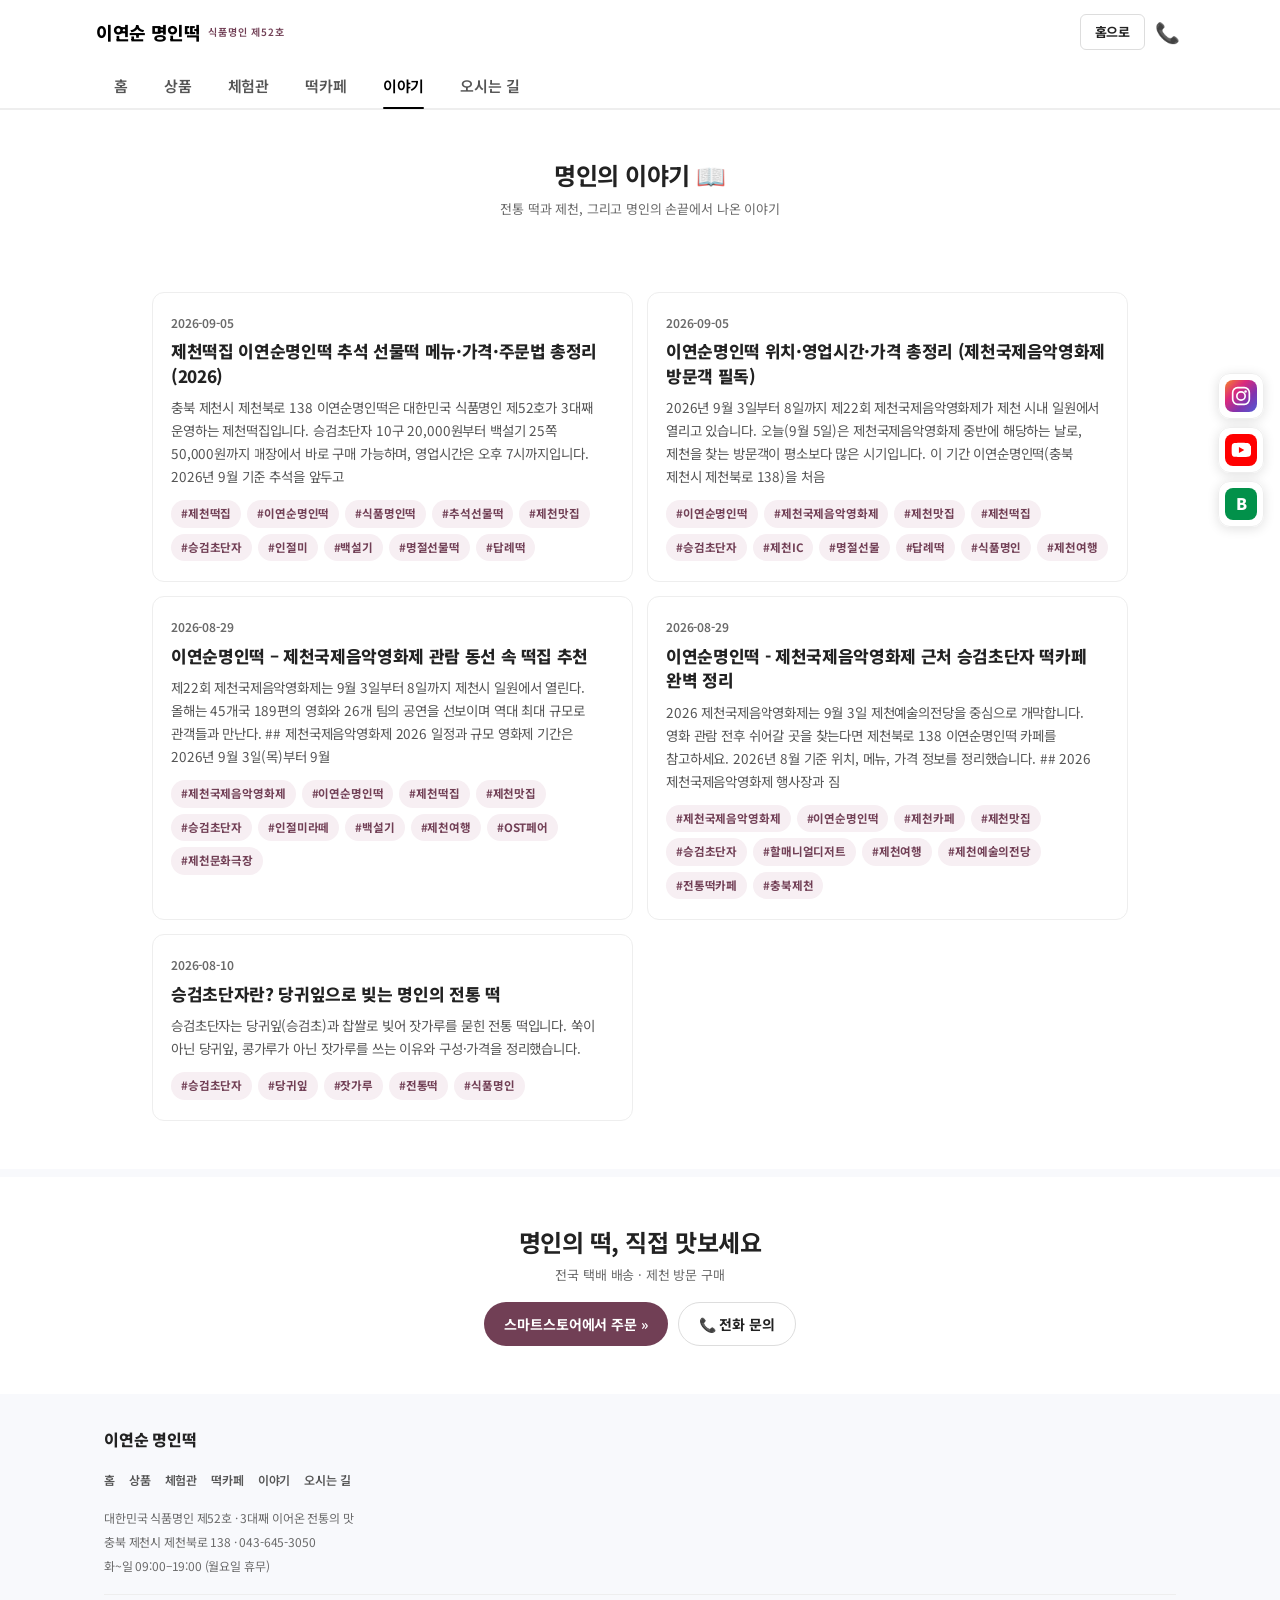
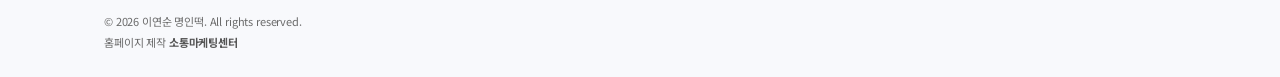
<file: blog.html>
<!DOCTYPE html>
<html lang="ko">
<head>
  <meta charset="UTF-8">
  <meta name="viewport" content="width=device-width, initial-scale=1.0">
  <title>명인의 이야기 | 이연순 명인떡</title>

  <meta name="description" content="대한민국 식품명인 제52호 이연순 명인이 전하는 전통 떡 이야기. 승검초단자, 인절미, 계절 떡과 제천 전통음식체험관 소식.">
  <meta name="keywords" content="이연순명인떡,승검초단자,제천떡,전통떡,떡이야기,식품명인">
  <link rel="canonical" href="https://myeongin-tteok.com/blog.html">

  <meta property="og:type" content="website">
  <meta property="og:site_name" content="이연순 명인떡">
  <meta property="og:title" content="명인의 이야기 | 이연순 명인떡">
  <meta property="og:description" content="대한민국 식품명인 제52호 이연순 명인이 전하는 전통 떡 이야기.">
  <meta property="og:url" content="https://myeongin-tteok.com/blog.html">
  <meta property="og:image" content="https://myeongin-tteok.com/assets/images/og-cover.jpg">
  <meta property="og:locale" content="ko_KR">

  <meta name="theme-color" content="#713F55">
  <link rel="icon" href="data:image/svg+xml,<svg xmlns='http://www.w3.org/2000/svg' viewBox='0 0 100 100'><text y='.9em' font-size='90'>🍡</text></svg>">

  <link rel="preconnect" href="https://fonts.googleapis.com">
  <link rel="preconnect" href="https://fonts.gstatic.com" crossorigin>
  <link rel="stylesheet" href="https://fonts.googleapis.com/css2?family=Noto+Sans+KR:wght@400;500;600;700;800;900&display=swap">
  <link rel="stylesheet" href="assets/css/style.css?v=4808afd3">
  <script type="application/ld+json">
  {
    "@context": "https://schema.org",
    "@type": "Blog",
    "name": "명인의 이야기",
    "description": "대한민국 식품명인 제52호 이연순 명인이 전하는 전통 떡 이야기. 승검초단자, 인절미, 계절 떡과 제천 전통음식체험관 소식.",
    "url": "https://myeongin-tteok.com/blog.html",
    "inLanguage": "ko-KR",
    "isPartOf": { "@type": "WebSite", "name": "이연순 명인떡", "url": "https://myeongin-tteok.com/" },
    "publisher": { "@type": "Bakery", "name": "이연순 명인떡", "url": "https://myeongin-tteok.com/" }
  }
  </script>
  <script type="application/ld+json">
  {
    "@context": "https://schema.org",
    "@type": "BreadcrumbList",
    "itemListElement": [
      { "@type": "ListItem", "position": 1, "name": "홈", "item": "https://myeongin-tteok.com/" },
      { "@type": "ListItem", "position": 2, "name": "명인의 이야기", "item": "https://myeongin-tteok.com/blog.html" }
    ]
  }
  </script>
</head>

<body class="page-sub">
  <a href="#main" class="skip-link">본문으로 바로가기</a>

  <header class="header" role="banner">
    <div class="header__row1">
      <a href="./" class="logo" aria-label="이연순 명인떡 홈">
        <span class="logo__mark">이연순 명인떡</span>
        <span class="logo__sub">식품명인 제52호</span>
      </a>
      <div class="header__right">
        <a href="./" class="btn btn--ghost btn--sm">홈으로</a>
        <a href="tel:0436453050" aria-label="전화 걸기" style="font-size:20px;padding:4px;">📞</a>
      </div>
    </div>
    <nav class="nav-bar" aria-label="메인 메뉴">
      <div class="nav-bar__inner">
        <a href="./" class="nav__link">홈</a>
        <a href="./#products" class="nav__link">상품</a>
        <a href="./#experience" class="nav__link">체험관</a>
        <a href="./#cafe" class="nav__link">떡카페</a>
        <a href="blog.html" class="nav__link" aria-current="page">이야기</a>
        <a href="./#visit" class="nav__link">오시는 길</a>
      </div>
    </nav>
  </header>

  <main id="main">
    <section class="section blog-hero">
      <div class="section-header">
        <h1 class="section-title">명인의 이야기 📖</h1>
        <p class="section-sub">전통 떡과 제천, 그리고 명인의 손끝에서 나온 이야기</p>
      </div>
    </section>

    <section class="section" aria-labelledby="list-title">
      <h2 class="sr-only" id="list-title">글 목록</h2>
      <div id="blogList" class="blog-list">
        <p class="blog-empty">글을 불러오는 중입니다…</p>
      </div>
    </section>

    <div class="section-divider"></div>

    <section class="section blog-cta">
      <div class="section-header">
        <h2 class="section-title">명인의 떡, 직접 맛보세요</h2>
        <p class="section-sub">전국 택배 배송 · 제천 방문 구매</p>
      </div>
      <div class="blog-cta__btns">
        <a href="https://smartstore.naver.com/leeys3050" class="btn btn--accent btn--round" target="_blank" rel="noopener">스마트스토어에서 주문 »</a>
        <a href="tel:0436453050" class="btn btn--ghost btn--round">📞 전화 문의</a>
      </div>
    </section>
  </main>

  <nav class="sns-float" aria-label="SNS 바로가기">
    <a href="#" class="sns-float__btn" target="_blank" rel="noopener" aria-label="인스타그램">
      <span class="sns-float__icon sns-float__icon--insta">
        <svg width="20" height="20" viewBox="0 0 24 24" fill="none" aria-hidden="true"><rect x="2" y="2" width="20" height="20" rx="6" stroke="#fff" stroke-width="2"/><circle cx="12" cy="12" r="5" stroke="#fff" stroke-width="2"/><circle cx="17.5" cy="6.5" r="1.5" fill="#fff"/></svg>
      </span>
      <span class="sns-float__label">인스타그램</span>
    </a>
    <a href="#" class="sns-float__btn" target="_blank" rel="noopener" aria-label="유튜브">
      <span class="sns-float__icon sns-float__icon--youtube">
        <svg width="20" height="20" viewBox="0 0 24 24" fill="#fff" aria-hidden="true"><path d="M23 7s-.2-1.7-1-2.4c-.9-.9-1.9-.9-2.4-1C16.5 3.2 12 3.2 12 3.2s-4.5 0-7.6.4c-.5.1-1.5.1-2.4 1C1.2 5.3 1 7 1 7S.8 9 .8 11v1.8c0 2 .2 4 .2 4s.2 1.7 1 2.4c.9.9 2.1.9 2.6 1 1.9.2 8.4.2 8.4.2s4.5 0 7.6-.4c.5-.1 1.5-.1 2.4-1 .8-.7 1-2.4 1-2.4s.2-2 .2-4V11c0-2-.2-4-.2-4zM9.5 15.5v-7l6.5 3.5-6.5 3.5z"/></svg>
      </span>
      <span class="sns-float__label">유튜브</span>
    </a>
    <a href="blog.html" class="sns-float__btn" aria-label="이야기">
      <span class="sns-float__icon sns-float__icon--blog">B</span>
      <span class="sns-float__label">이야기</span>
    </a>
  </nav>

  <footer class="footer" role="contentinfo">
    <div class="wrap">
      <div class="footer__brand">이연순 명인떡</div>
      <nav class="footer__nav" aria-label="푸터 메뉴">
        <a href="./">홈</a>
        <a href="./#products">상품</a>
        <a href="./#experience">체험관</a>
        <a href="./#cafe">떡카페</a>
        <a href="blog.html">이야기</a>
        <a href="./#visit">오시는 길</a>
      </nav>
      <div class="footer__desc">
        <p>대한민국 식품명인 제52호 · 3대째 이어온 전통의 맛</p>
        <p>충북 제천시 제천북로 138 · 043-645-3050</p>
        <p>화~일 09:00–19:00 (월요일 휴무)</p>
      </div>
      <div class="footer__bottom">
        <p>© <span id="footerYear">2026</span> 이연순 명인떡. All rights reserved.</p>
        <p>홈페이지 제작 <a href="https://sotong.kr" target="_blank" rel="noopener"><strong>소통마케팅센터</strong></a></p>
      </div>
    </div>
  </footer>

  <script>
    // 옛 해시 링크(blog.html#post-N)로 들어오면 글 페이지로 넘긴다
    (function () {
      var hash = window.location.hash;
      if (hash && hash.indexOf('#post-') === 0) {
        var id = parseInt(hash.replace('#post-', ''), 10);
        if (id) window.location.replace('posts/' + id + '.html');
      }
    })();

    var y = document.getElementById('footerYear');
    if (y) y.textContent = new Date().getFullYear();

    function escapeHtml(s) {
      return String(s == null ? '' : s)
        .replace(/&/g, '&amp;').replace(/</g, '&lt;').replace(/>/g, '&gt;')
        .replace(/"/g, '&quot;').replace(/'/g, '&#39;');
    }

    (function loadPosts() {
      var list = document.getElementById('blogList');
      fetch('posts.json?' + Date.now())
        .then(function (res) {
          if (!res.ok) throw new Error('HTTP ' + res.status);
          return res.json();
        })
        .then(function (posts) {
          if (!Array.isArray(posts) || !posts.length) {
            list.innerHTML = '<p class="blog-empty">첫 번째 이야기를 준비하고 있습니다.</p>';
            return;
          }
          posts.sort(function (a, b) { return new Date(b.date) - new Date(a.date); });
          list.innerHTML = posts.map(function (p) {
            var tags = (p.tags || []).map(function (t) {
              return '<span class="blog-tag">#' + escapeHtml(t) + '</span>';
            }).join('');
            return '<a class="blog-card" href="posts/' + encodeURIComponent(p.id) + '.html">' +
                   '<div class="blog-card-date">' + escapeHtml(p.date) + '</div>' +
                   '<h2 class="blog-card-title">' + escapeHtml(p.title) + '</h2>' +
                   '<p class="blog-card-summary">' + escapeHtml(p.summary) + '</p>' +
                   '<div class="blog-card-tags">' + tags + '</div>' +
                   '</a>';
          }).join('');
        })
        .catch(function () {
          list.innerHTML = '<p class="blog-empty">글을 불러오지 못했습니다. 잠시 후 다시 시도해 주세요.</p>';
        });
    })();
  </script>
</body>
</html>
</file>
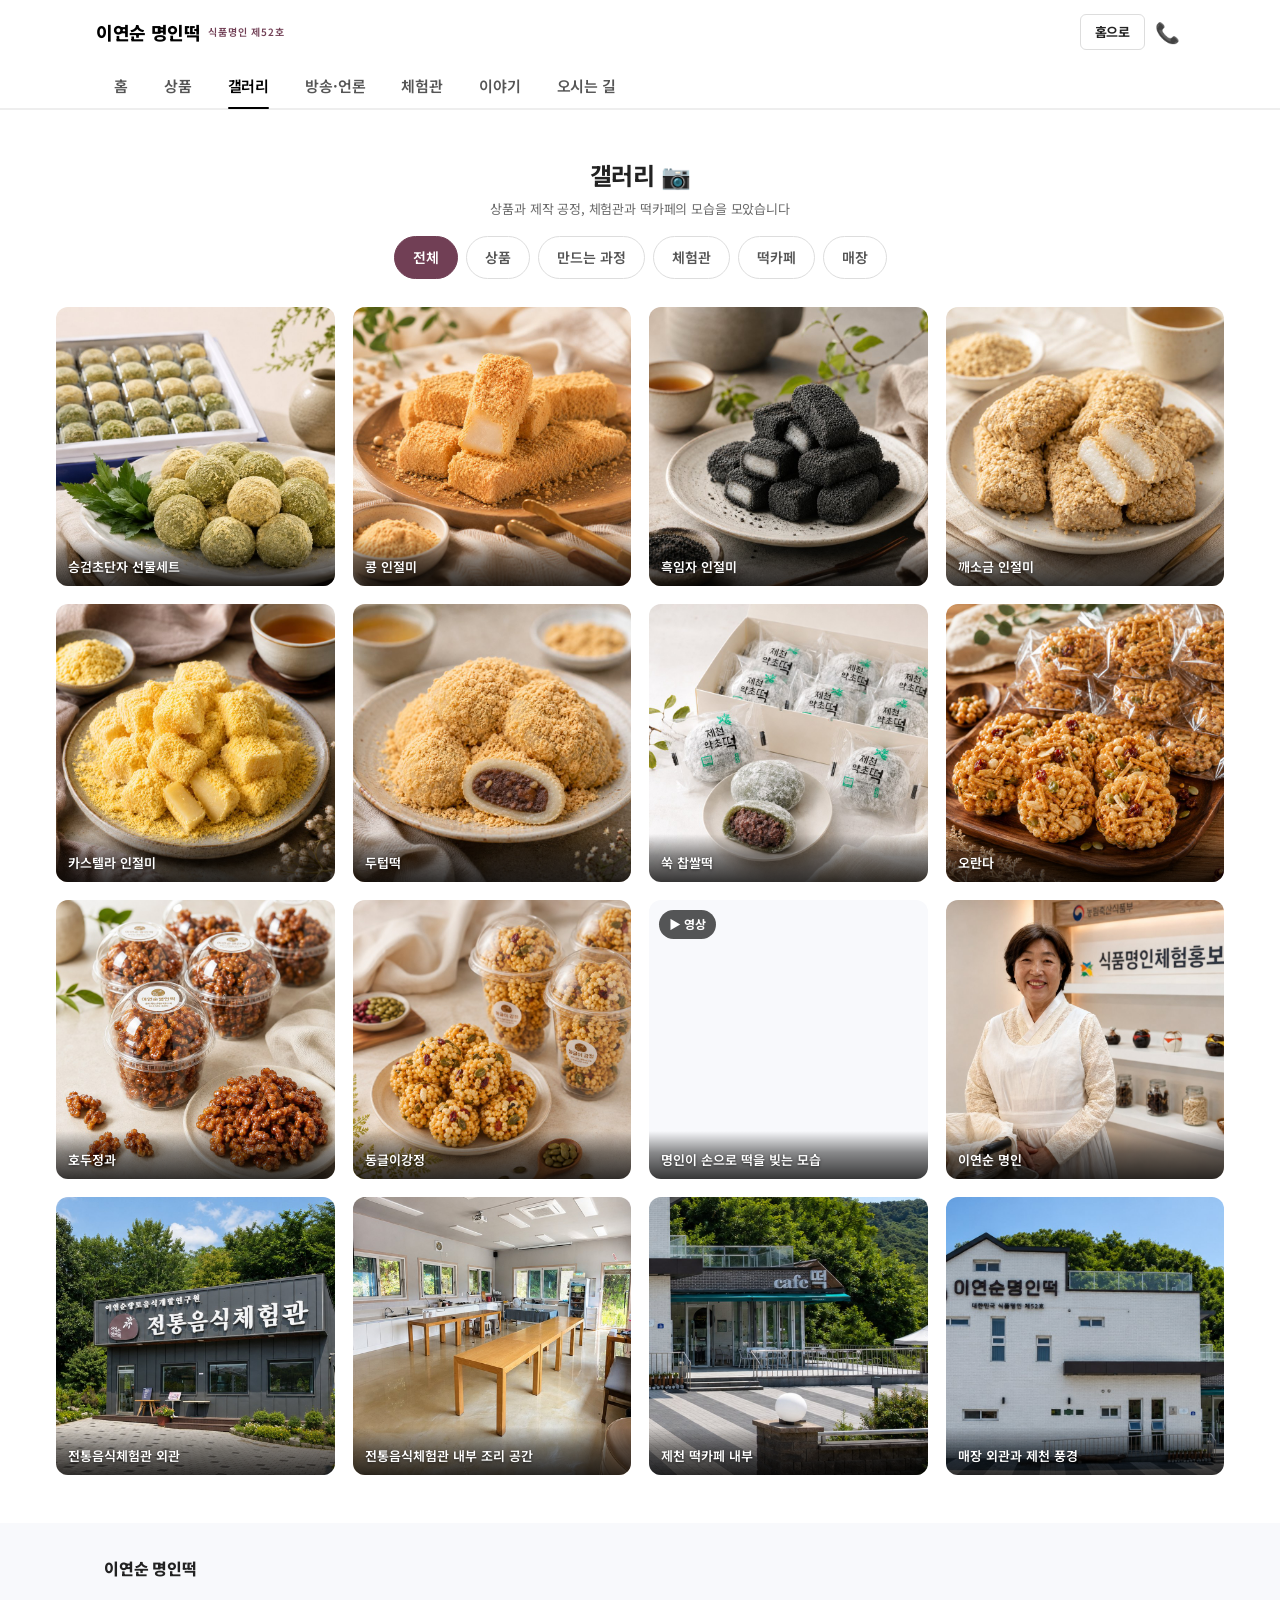
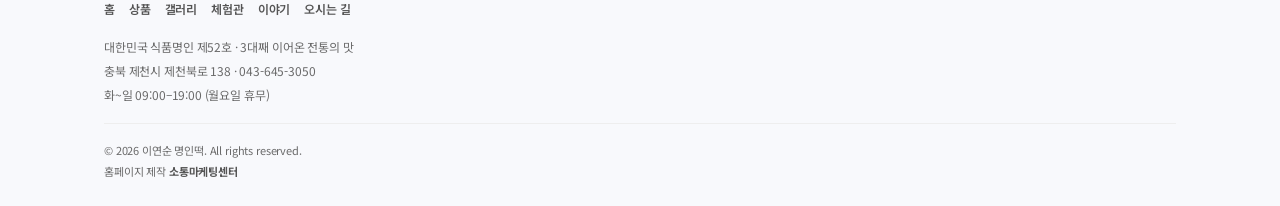
<file: gallery.html>
<!DOCTYPE html>
<html lang="ko">
<head>
  <meta charset="UTF-8">
  <meta name="viewport" content="width=device-width, initial-scale=1.0">
  <title>갤러리 | 이연순 명인떡</title>

  <meta name="description" content="대한민국 식품명인 제52호 이연순 명인떡의 사진 갤러리. 승검초단자와 인절미 등 상품 사진, 떡 만드는 공정, 제천 전통음식체험관과 떡카페 현장을 모았습니다.">
  <meta name="keywords" content="이연순명인떡,갤러리,승검초단자,제천떡카페,전통음식체험관,떡사진">
  <link rel="canonical" href="https://myeongin-tteok.com/gallery.html">

  <meta property="og:type" content="website">
  <meta property="og:site_name" content="이연순 명인떡">
  <meta property="og:title" content="갤러리 | 이연순 명인떡">
  <meta property="og:description" content="상품 사진, 떡 만드는 공정, 체험관과 떡카페 현장을 한눈에.">
  <meta property="og:url" content="https://myeongin-tteok.com/gallery.html">
  <meta property="og:image" content="https://myeongin-tteok.com/assets/images/og-cover.jpg">
  <meta property="og:locale" content="ko_KR">

  <meta name="theme-color" content="#713F55">
  <link rel="icon" href="data:image/svg+xml,<svg xmlns='http://www.w3.org/2000/svg' viewBox='0 0 100 100'><text y='.9em' font-size='90'>🍡</text></svg>">

  <link rel="preconnect" href="https://fonts.googleapis.com">
  <link rel="preconnect" href="https://fonts.gstatic.com" crossorigin>
  <link rel="stylesheet" href="https://fonts.googleapis.com/css2?family=Noto+Sans+KR:wght@400;500;600;700;800;900&display=swap">
  <link rel="stylesheet" href="assets/css/style.css?v=4808afd3">
  <script type="application/ld+json">
  {
    "@context": "https://schema.org",
    "@type": "ImageGallery",
    "name": "갤러리",
    "description": "대한민국 식품명인 제52호 이연순 명인떡의 사진 갤러리. 승검초단자와 인절미 등 상품 사진, 떡 만드는 공정, 제천 전통음식체험관과 떡카페 현장을 모았습니다.",
    "url": "https://myeongin-tteok.com/gallery.html",
    "inLanguage": "ko-KR",
    "isPartOf": { "@type": "WebSite", "name": "이연순 명인떡", "url": "https://myeongin-tteok.com/" },
    "publisher": { "@type": "Bakery", "name": "이연순 명인떡", "url": "https://myeongin-tteok.com/" }
  }
  </script>
  <script type="application/ld+json">
  {
    "@context": "https://schema.org",
    "@type": "BreadcrumbList",
    "itemListElement": [
      { "@type": "ListItem", "position": 1, "name": "홈", "item": "https://myeongin-tteok.com/" },
      { "@type": "ListItem", "position": 2, "name": "갤러리", "item": "https://myeongin-tteok.com/gallery.html" }
    ]
  }
  </script>
</head>

<body class="page-sub">
  <a href="#main" class="skip-link">본문으로 바로가기</a>

  <header class="header" role="banner">
    <div class="header__row1">
      <a href="./" class="logo" aria-label="이연순 명인떡 홈">
        <span class="logo__mark">이연순 명인떡</span>
        <span class="logo__sub">식품명인 제52호</span>
      </a>
      <div class="header__right">
        <a href="./" class="btn btn--ghost btn--sm">홈으로</a>
        <a href="tel:0436453050" aria-label="전화 걸기" style="font-size:20px;padding:4px;">📞</a>
      </div>
    </div>
    <nav class="nav-bar" aria-label="메인 메뉴">
      <div class="nav-bar__inner">
        <a href="./" class="nav__link">홈</a>
        <a href="./#products" class="nav__link">상품</a>
        <a href="gallery.html" class="nav__link" aria-current="page">갤러리</a>
        <a href="media.html" class="nav__link" data-needs-media>방송·언론</a>
        <a href="./#experience" class="nav__link">체험관</a>
        <a href="blog.html" class="nav__link">이야기</a>
        <a href="./#visit" class="nav__link">오시는 길</a>
      </div>
    </nav>
  </header>

  <main id="main">
    <section class="section">
      <div class="section-header">
        <h1 class="section-title">갤러리 📷</h1>
        <p class="section-sub">상품과 제작 공정, 체험관과 떡카페의 모습을 모았습니다</p>
      </div>

      <div class="gal-filter" role="tablist" aria-label="갤러리 분류">
        <button class="gal-filter__btn is-active" data-cat="all" role="tab" aria-selected="true">전체</button>
        <button class="gal-filter__btn" data-cat="product" role="tab" aria-selected="false">상품</button>
        <button class="gal-filter__btn" data-cat="process" role="tab" aria-selected="false">만드는 과정</button>
        <button class="gal-filter__btn" data-cat="experience" role="tab" aria-selected="false">체험관</button>
        <button class="gal-filter__btn" data-cat="cafe" role="tab" aria-selected="false">떡카페</button>
        <button class="gal-filter__btn" data-cat="store" role="tab" aria-selected="false">매장</button>
      </div>

      <div class="gal-grid" id="galGrid" aria-live="polite"></div>
      <p class="gal-empty" id="galEmpty" hidden>이 분류에는 아직 사진이 없습니다.</p>
    </section>
  </main>

  <!-- 확대 보기 -->
  <div class="lightbox" id="lightbox" role="dialog" aria-modal="true" aria-label="사진 확대 보기" hidden>
    <button class="lightbox__close" id="lbClose" aria-label="닫기">✕</button>
    <button class="lightbox__nav lightbox__nav--prev" id="lbPrev" aria-label="이전 사진">‹</button>
    <div class="lightbox__stage" id="lbStage"></div>
    <button class="lightbox__nav lightbox__nav--next" id="lbNext" aria-label="다음 사진">›</button>
    <p class="lightbox__cap" id="lbCap"></p>
  </div>

  <footer class="footer" role="contentinfo">
    <div class="wrap">
      <div class="footer__brand">이연순 명인떡</div>
      <nav class="footer__nav" aria-label="푸터 메뉴">
        <a href="./">홈</a>
        <a href="./#products">상품</a>
        <a href="gallery.html">갤러리</a>
        <a href="./#experience">체험관</a>
        <a href="blog.html">이야기</a>
        <a href="./#visit">오시는 길</a>
      </nav>
      <div class="footer__desc">
        <p>대한민국 식품명인 제52호 · 3대째 이어온 전통의 맛</p>
        <p>충북 제천시 제천북로 138 · 043-645-3050</p>
        <p>화~일 09:00–19:00 (월요일 휴무)</p>
      </div>
      <div class="footer__bottom">
        <p>© <span id="footerYear">2026</span> 이연순 명인떡. All rights reserved.</p>
        <p>홈페이지 제작 <a href="https://sotong.kr" target="_blank" rel="noopener"><strong>소통마케팅센터</strong></a></p>
      </div>
    </div>
  </footer>

  <script src="assets/js/site-config.js?v=e2cbc5b8"></script>
  <script src="assets/js/gallery.js?v=55eae4c0"></script>
</body>
</html>
</file>
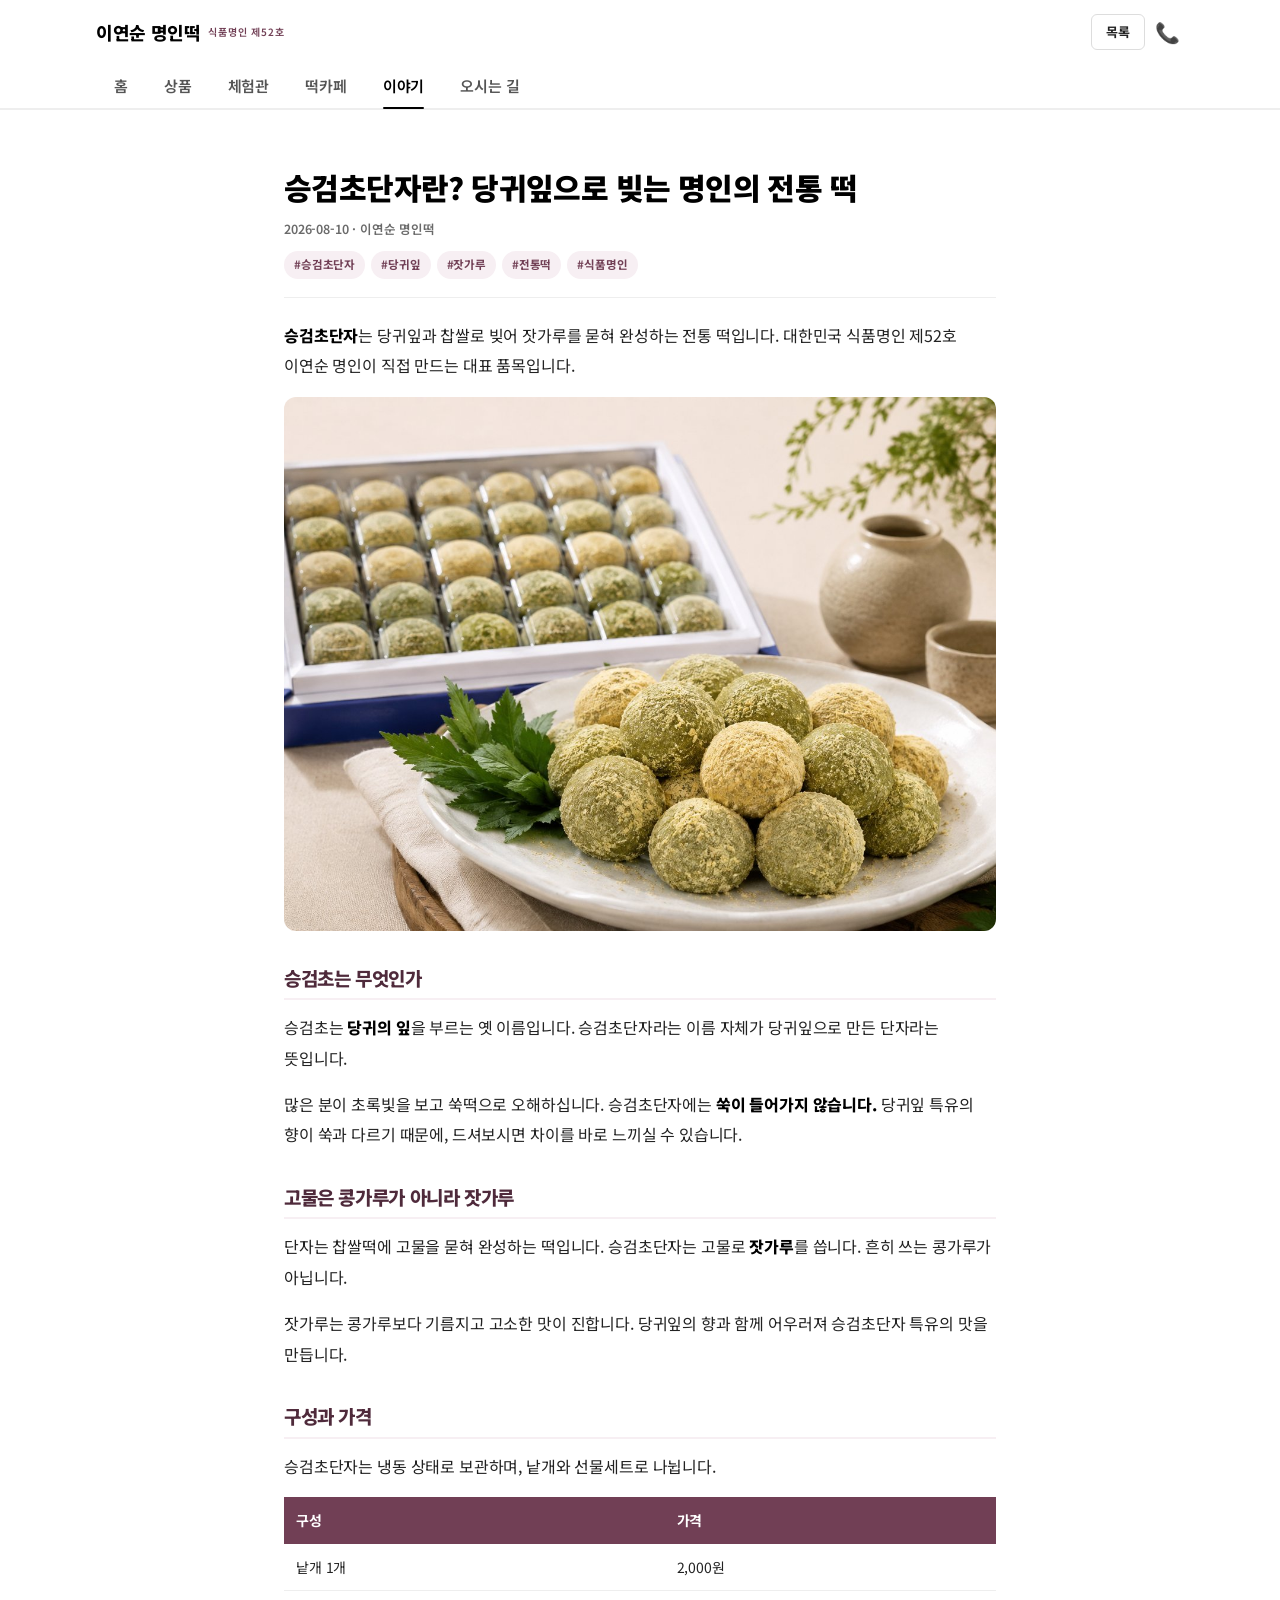
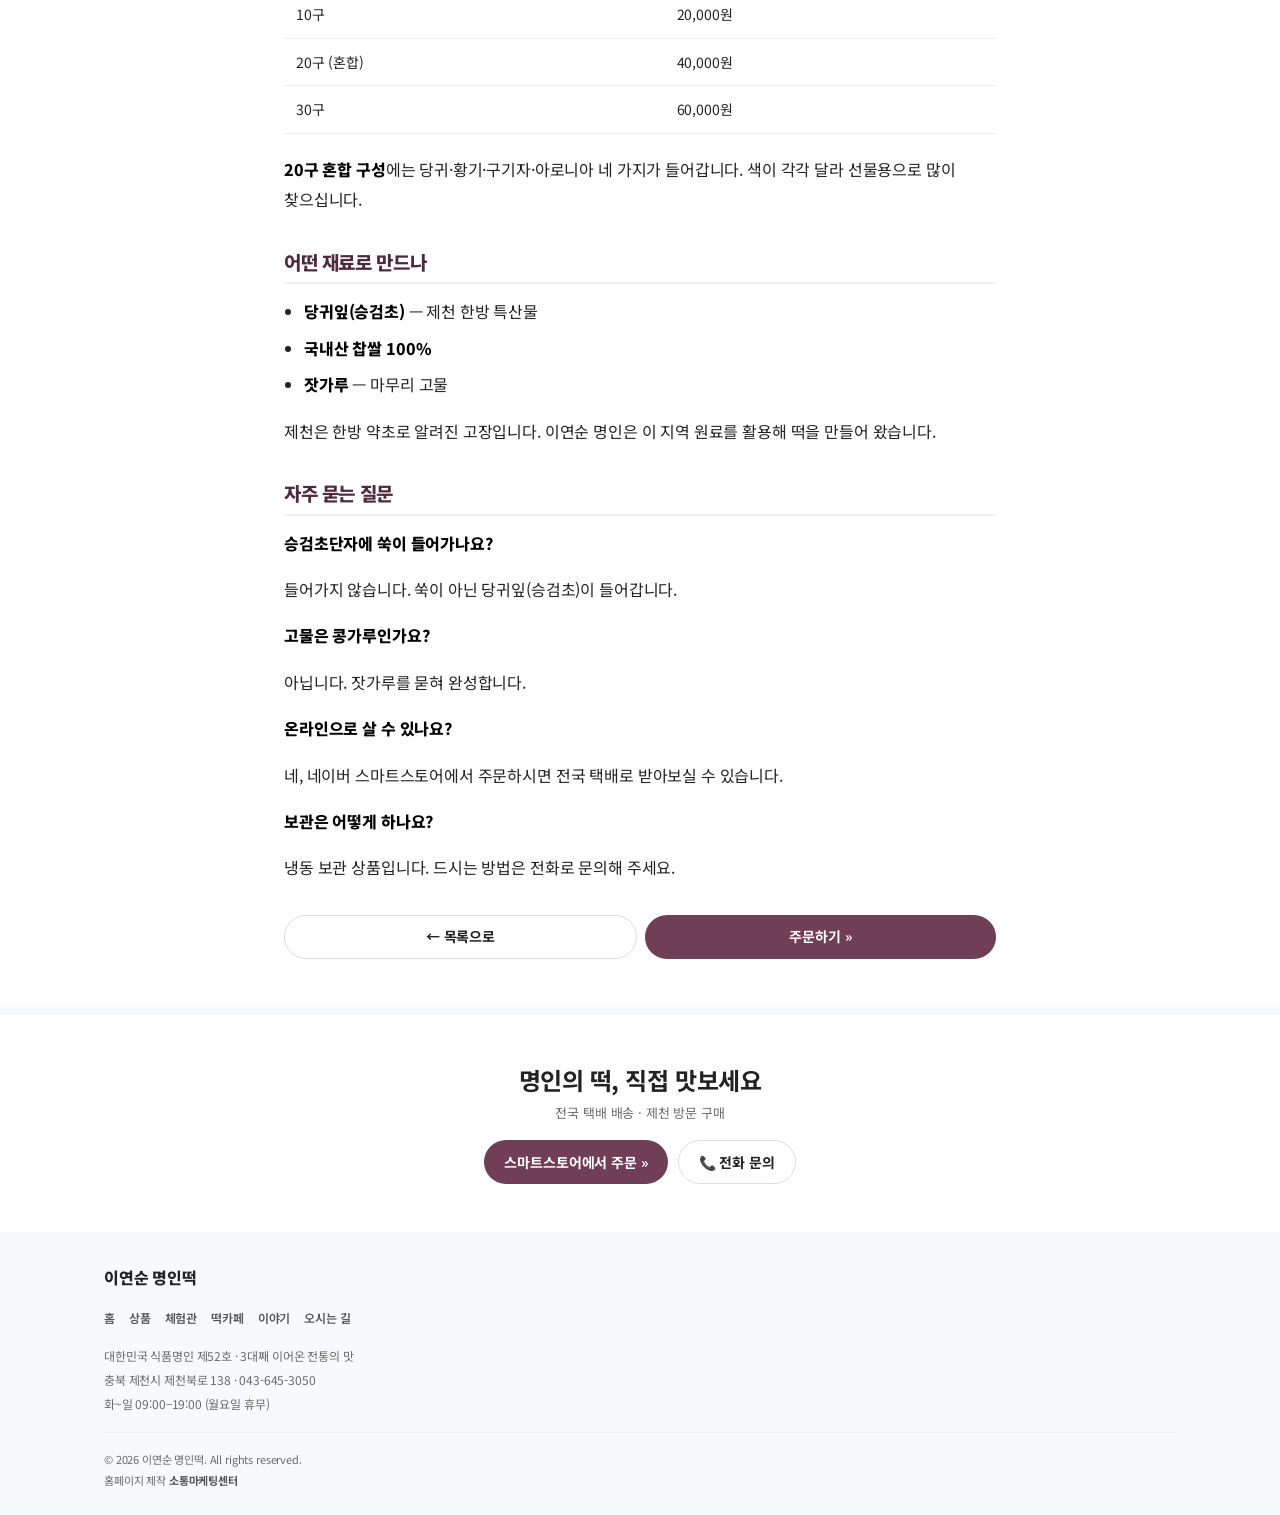
<file: posts/1.html>
<!DOCTYPE html>
<html lang="ko">
<head>
  <meta charset="UTF-8">
  <meta name="viewport" content="width=device-width, initial-scale=1.0">
  <title>승검초단자란? 당귀잎으로 빚는 명인의 전통 떡</title>
  <meta name="description" content="승검초단자는 당귀잎(승검초)과 찹쌀로 빚어 잣가루를 묻힌 전통 떡입니다. 쑥이 아닌 당귀잎, 콩가루가 아닌 잣가루를 쓰는 이유와 구성·보관법을 정리했습니다.">
  <meta name="keywords" content="승검초단자, 당귀잎, 잣가루, 전통떡, 식품명인">
  <link rel="canonical" href="https://myeongin-tteok.com/posts/1.html">

  <meta property="og:type" content="article">
  <meta property="og:site_name" content="이연순 명인떡">
  <meta property="og:title" content="승검초단자란? 당귀잎으로 빚는 명인의 전통 떡">
  <meta property="og:description" content="승검초단자는 당귀잎(승검초)과 찹쌀로 빚어 잣가루를 묻힌 전통 떡입니다.">
  <meta property="og:url" content="https://myeongin-tteok.com/posts/1.html">
  <meta property="og:image" content="https://myeongin-tteok.com/assets/images/danja-01.jpg">
  <meta property="og:locale" content="ko_KR">
  <meta property="article:published_time" content="2026-08-10">

  <meta name="theme-color" content="#713F55">
  <link rel="icon" href="data:image/svg+xml,<svg xmlns='http://www.w3.org/2000/svg' viewBox='0 0 100 100'><text y='.9em' font-size='90'>🍡</text></svg>">

  <link rel="preconnect" href="https://fonts.googleapis.com">
  <link rel="preconnect" href="https://fonts.gstatic.com" crossorigin>
  <link rel="stylesheet" href="https://fonts.googleapis.com/css2?family=Noto+Sans+KR:wght@400;500;600;700;800;900&display=swap">
  <link rel="stylesheet" href="../assets/css/style.css?v=4808afd3">

  <script type="application/ld+json">{"@context":"https://schema.org","@type":"Article","headline":"승검초단자란? 당귀잎으로 빚는 명인의 전통 떡","image":"https://myeongin-tteok.com/assets/images/og-cover.jpg","description":"승검초단자는 당귀잎(승검초)과 찹쌀로 빚어 잣가루를 묻힌 전통 떡입니다.","datePublished":"2026-08-10","dateModified":"2026-08-10","author":{"@type":"Person","name":"이연순"},"publisher":{"@type":"Organization","name":"이연순 명인떡"},"mainEntityOfPage":"https://myeongin-tteok.com/posts/1.html","keywords":"승검초단자, 당귀잎, 잣가루, 전통떡, 식품명인"}</script>
  <script type="application/ld+json">{"@context":"https://schema.org","@type":"BreadcrumbList","itemListElement":[{"@type":"ListItem","position":1,"name":"홈","item":"https://myeongin-tteok.com/"},{"@type":"ListItem","position":2,"name":"명인의 이야기","item":"https://myeongin-tteok.com/blog.html"},{"@type":"ListItem","position":3,"name":"승검초단자란? 당귀잎으로 빚는 명인의 전통 떡","item":"https://myeongin-tteok.com/posts/1.html"}]}</script>
</head>

<body>
  <a href="#main" class="skip-link">본문으로 바로가기</a>

  <header class="header" role="banner">
    <div class="header__row1">
      <a href="../" class="logo" aria-label="이연순 명인떡 홈">
        <span class="logo__mark">이연순 명인떡</span>
        <span class="logo__sub">식품명인 제52호</span>
      </a>
      <div class="header__right">
        <a href="../blog.html" class="btn btn--ghost btn--sm">목록</a>
        <a href="tel:0436453050" aria-label="전화 걸기" style="font-size:20px;padding:4px;">📞</a>
      </div>
    </div>
    <nav class="nav-bar" aria-label="메인 메뉴">
      <div class="nav-bar__inner">
        <a href="../" class="nav__link">홈</a>
        <a href="../#products" class="nav__link">상품</a>
        <a href="../#experience" class="nav__link">체험관</a>
        <a href="../#cafe" class="nav__link">떡카페</a>
        <a href="../blog.html" class="nav__link" aria-current="page">이야기</a>
        <a href="../#visit" class="nav__link">오시는 길</a>
      </div>
    </nav>
  </header>

  <main id="main">
    <article class="section">
      <div class="blog-container">
        <div class="blog-post-header">
          <h1>승검초단자란? 당귀잎으로 빚는 명인의 전통 떡</h1>
          <div class="blog-post-meta">2026-08-10 · 이연순 명인떡</div>
          <div class="blog-card-tags"><span class="blog-tag">#승검초단자</span><span class="blog-tag">#당귀잎</span><span class="blog-tag">#잣가루</span><span class="blog-tag">#전통떡</span><span class="blog-tag">#식품명인</span></div>
        </div>

        <div class="blog-post-content">
<p><strong>승검초단자</strong>는 당귀잎과 찹쌀로 빚어 잣가루를 묻혀 완성하는 전통 떡입니다. 대한민국 식품명인 제52호 이연순 명인이 직접 만드는 대표 품목입니다.</p>
<p><img src="../assets/images/danja-01.jpg" alt="승검초단자 선물세트와 당귀잎을 곁들인 접시" loading="lazy"></p>

<h2>승검초는 무엇인가</h2>
<p>승검초는 <strong>당귀의 잎</strong>을 부르는 옛 이름입니다. 승검초단자라는 이름 자체가 당귀잎으로 만든 단자라는 뜻입니다.</p>
<p>많은 분이 초록빛을 보고 쑥떡으로 오해하십니다. 승검초단자에는 <strong>쑥이 들어가지 않습니다.</strong> 당귀잎 특유의 향이 쑥과 다르기 때문에, 드셔보시면 차이를 바로 느끼실 수 있습니다.</p>

<h2>고물은 콩가루가 아니라 잣가루</h2>
<p>단자는 찹쌀떡에 고물을 묻혀 완성하는 떡입니다. 승검초단자는 고물로 <strong>잣가루</strong>를 씁니다. 흔히 쓰는 콩가루가 아닙니다.</p>
<p>잣가루는 콩가루보다 기름지고 고소한 맛이 진합니다. 당귀잎의 향과 함께 어우러져 승검초단자 특유의 맛을 만듭니다.</p>

<h2>구성과 가격</h2>
<p>승검초단자는 냉동 상태로 보관하며, 낱개와 선물세트로 나뉩니다.</p>
<table>
  <thead><tr><th>구성</th><th>가격</th></tr></thead>
  <tbody>
    <tr><td>낱개 1개</td><td>2,000원</td></tr>
    <tr><td>10구</td><td>20,000원</td></tr>
    <tr><td>20구 (혼합)</td><td>40,000원</td></tr>
    <tr><td>30구</td><td>60,000원</td></tr>
  </tbody>
</table>
<p><strong>20구 혼합 구성</strong>에는 당귀·황기·구기자·아로니아 네 가지가 들어갑니다. 색이 각각 달라 선물용으로 많이 찾으십니다.</p>

<h2>어떤 재료로 만드나</h2>
<ul>
  <li><strong>당귀잎(승검초)</strong> — 제천 한방 특산물</li>
  <li><strong>국내산 찹쌀 100%</strong></li>
  <li><strong>잣가루</strong> — 마무리 고물</li>
</ul>
<p>제천은 한방 약초로 알려진 고장입니다. 이연순 명인은 이 지역 원료를 활용해 떡을 만들어 왔습니다.</p>

<h2>자주 묻는 질문</h2>
<p><strong>승검초단자에 쑥이 들어가나요?</strong></p>
<p>들어가지 않습니다. 쑥이 아닌 당귀잎(승검초)이 들어갑니다.</p>
<p><strong>고물은 콩가루인가요?</strong></p>
<p>아닙니다. 잣가루를 묻혀 완성합니다.</p>
<p><strong>온라인으로 살 수 있나요?</strong></p>
<p>네, 네이버 스마트스토어에서 주문하시면 전국 택배로 받아보실 수 있습니다.</p>
<p><strong>보관은 어떻게 하나요?</strong></p>
<p>냉동 보관 상품입니다. 드시는 방법은 전화로 문의해 주세요.</p>
        </div>

        <div class="blog-post-nav">
          <a href="../blog.html" class="btn btn--ghost btn--round">← 목록으로</a>
          <a href="https://smartstore.naver.com/leeys3050" class="btn btn--accent btn--round" target="_blank" rel="noopener">주문하기 »</a>
        </div>
      </div>
    </article>

    <div class="section-divider"></div>

    <section class="section blog-cta">
      <div class="section-header">
        <h2 class="section-title">명인의 떡, 직접 맛보세요</h2>
        <p class="section-sub">전국 택배 배송 · 제천 방문 구매</p>
      </div>
      <div class="blog-cta__btns">
        <a href="https://smartstore.naver.com/leeys3050" class="btn btn--accent btn--round" target="_blank" rel="noopener">스마트스토어에서 주문 »</a>
        <a href="tel:0436453050" class="btn btn--ghost btn--round">📞 전화 문의</a>
      </div>
    </section>
  </main>

  <footer class="footer" role="contentinfo">
    <div class="wrap">
      <div class="footer__brand">이연순 명인떡</div>
      <nav class="footer__nav" aria-label="푸터 메뉴">
        <a href="../">홈</a>
        <a href="../#products">상품</a>
        <a href="../#experience">체험관</a>
        <a href="../#cafe">떡카페</a>
        <a href="../blog.html">이야기</a>
        <a href="../#visit">오시는 길</a>
      </nav>
      <div class="footer__desc">
        <p>대한민국 식품명인 제52호 · 3대째 이어온 전통의 맛</p>
        <p>충북 제천시 제천북로 138 · 043-645-3050</p>
        <p>화~일 09:00–19:00 (월요일 휴무)</p>
      </div>
      <div class="footer__bottom">
        <p>© 2026 이연순 명인떡. All rights reserved.</p>
        <p>홈페이지 제작 <a href="https://sotong.kr" target="_blank" rel="noopener"><strong>소통마케팅센터</strong></a></p>
      </div>
    </div>
  </footer>
</body>
</html>
</file>
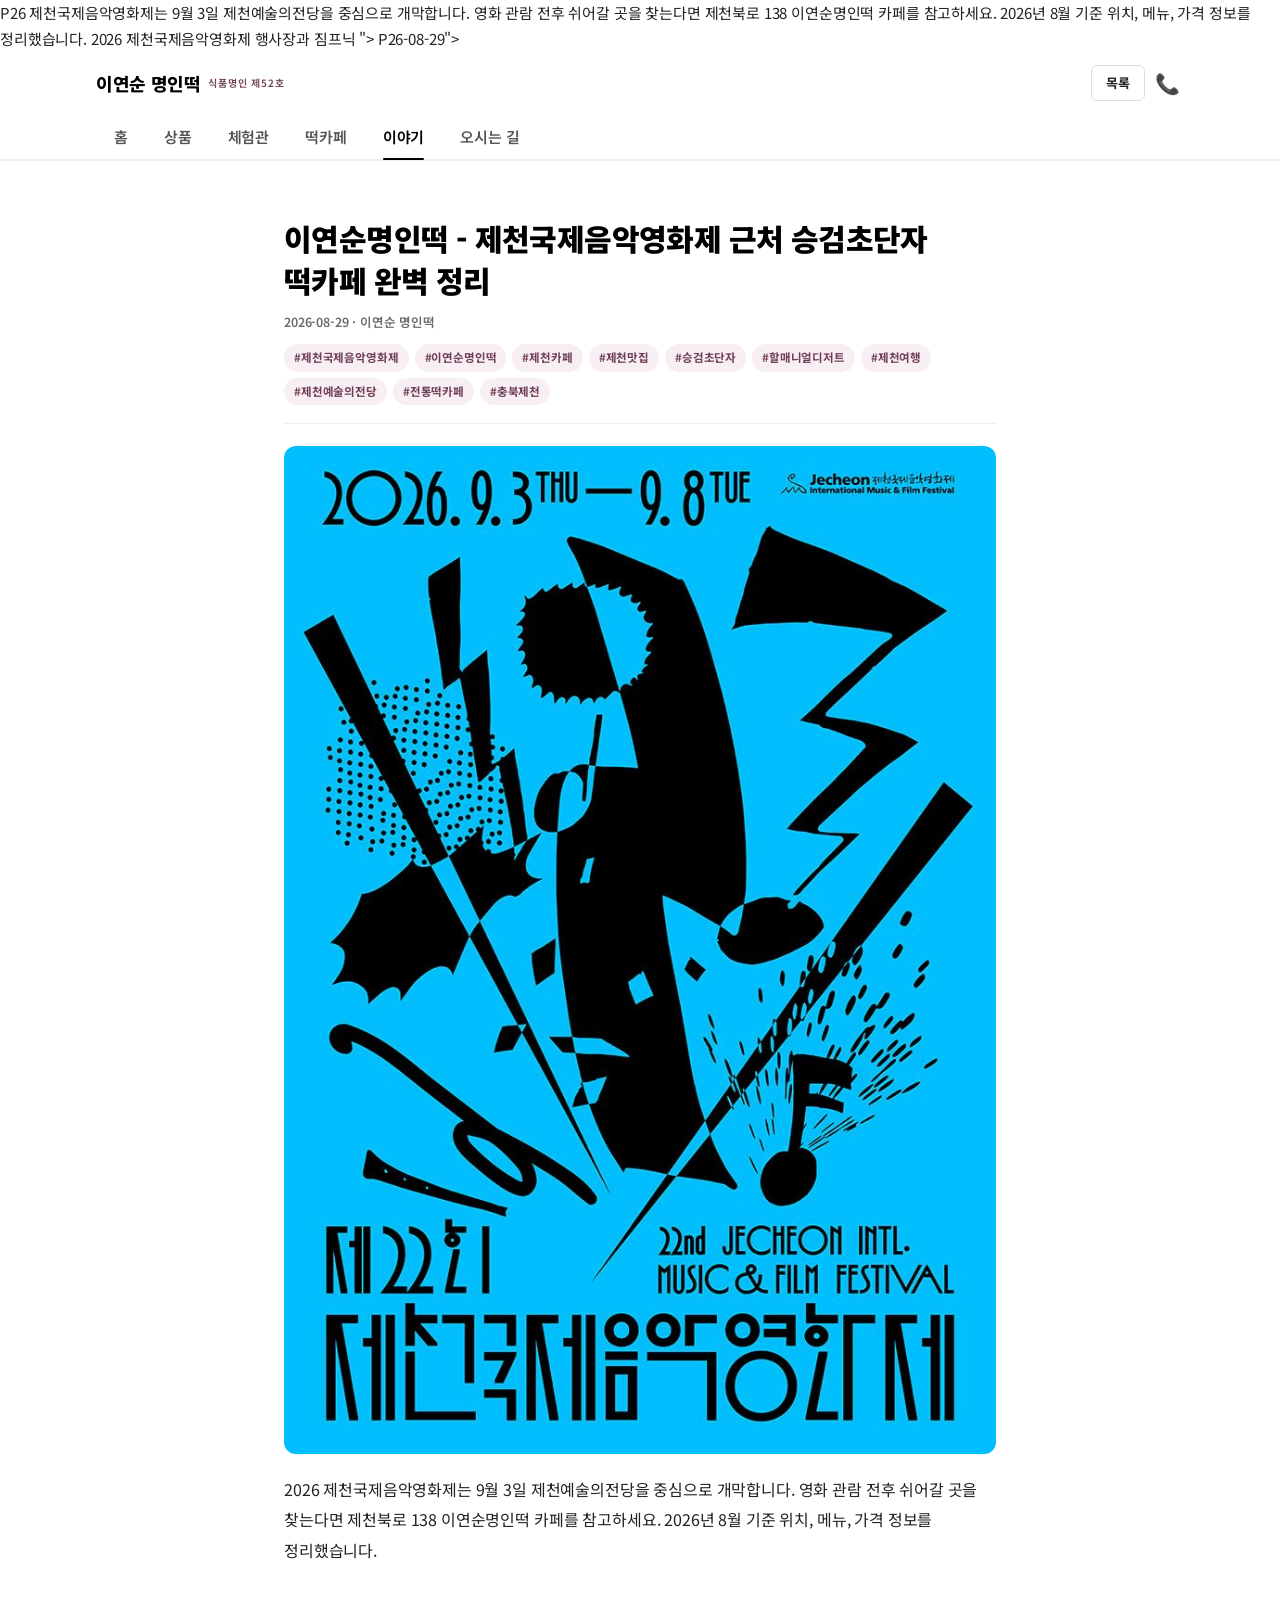
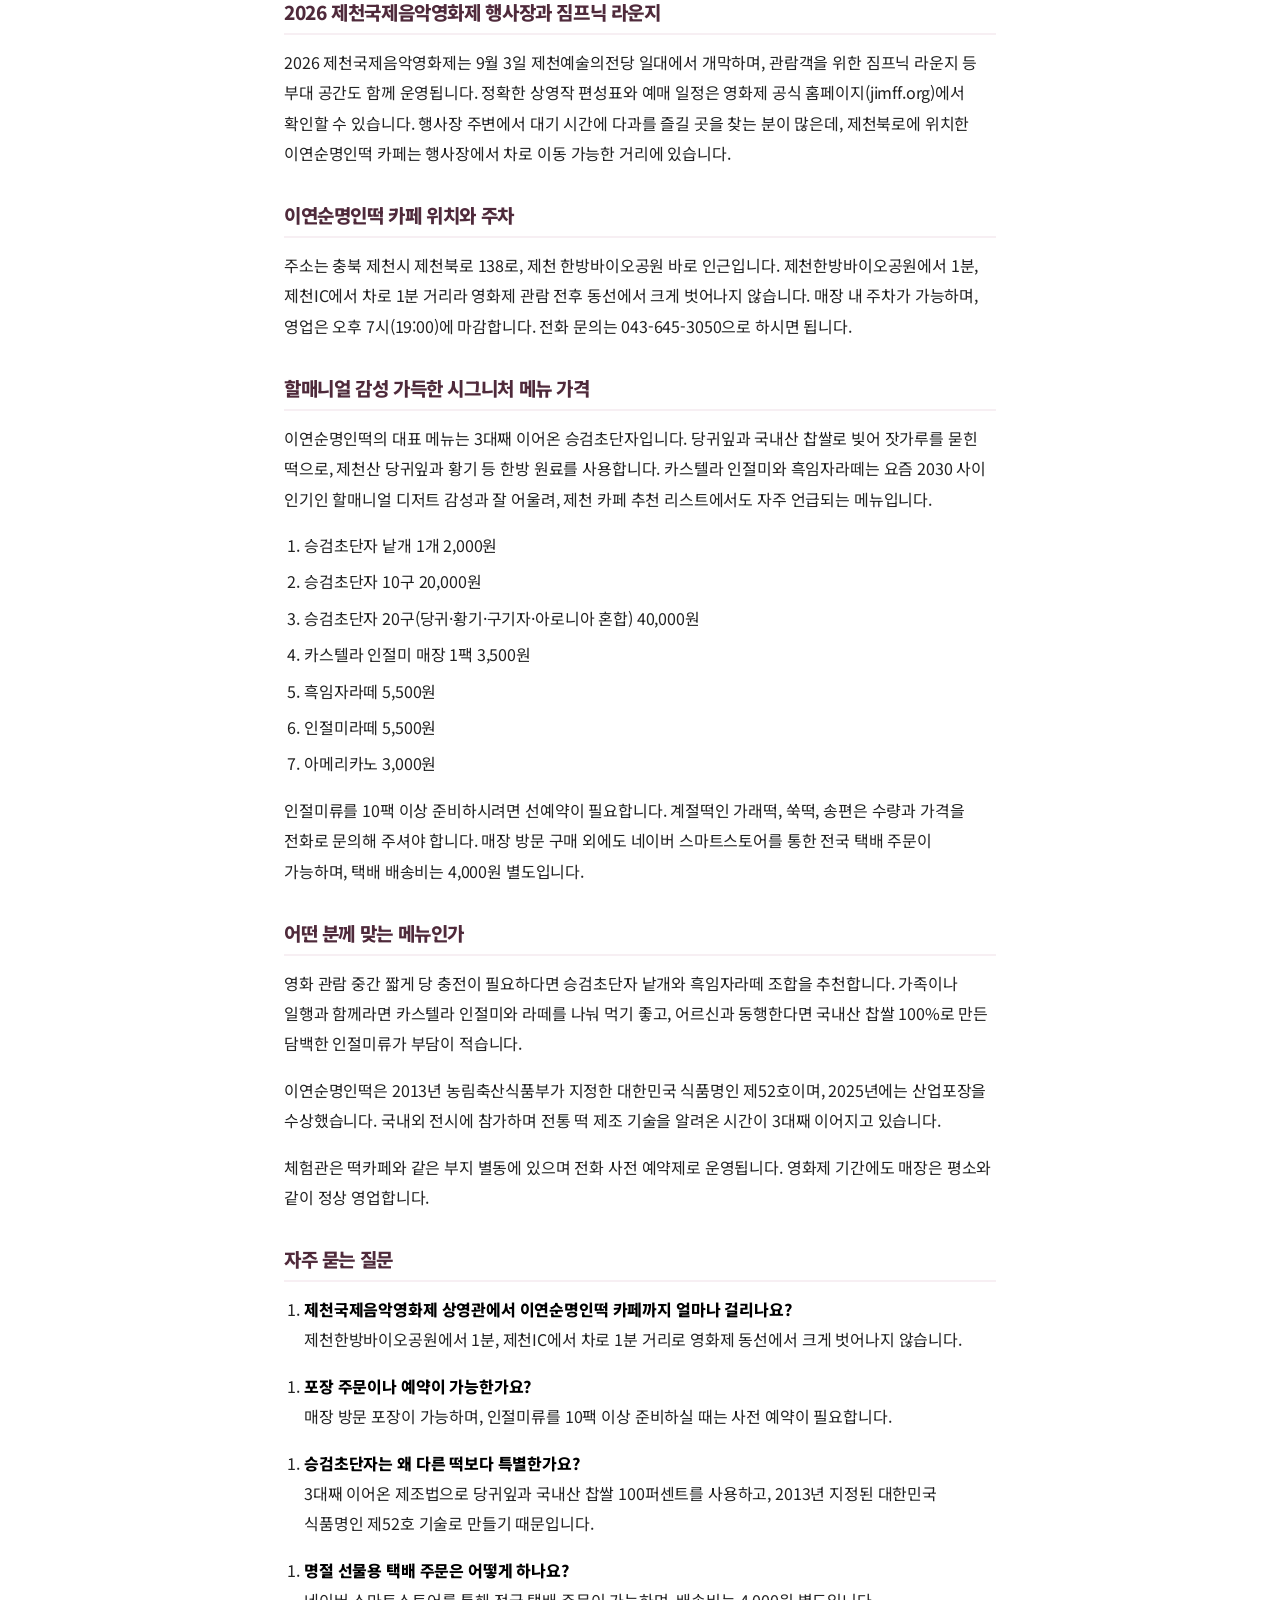
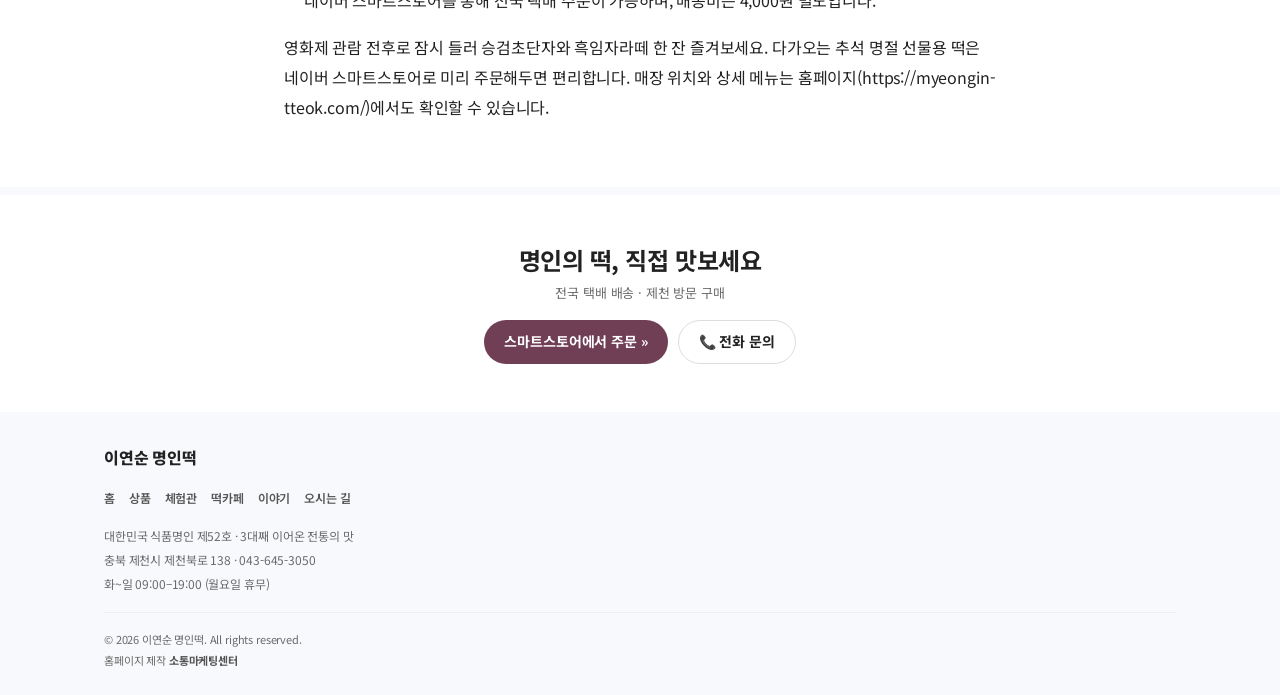
<file: posts/2.html>
<!DOCTYPE html>
<html lang="ko">
<head>
  <meta charset="UTF-8">
  <meta name="viewport" content="width=device-width, initial-scale=1.0">
  <title>이연순명인떡 - 제천국제음악영화제 근처 승검초단자 떡카페 완벽 정리</title>
  <meta name="description" content="2026 제천국제음악영화제는 9월 3일 제천예술의전당을 중심으로 개막합니다. 영화 관람 전후 쉬어갈 곳을 찾는다면 제천북로 138 이연순명인떡 카페를 참고하세요. 2026년 8월 기준 위치, 메뉴, 가격 정보를 정리했습니다. 2026 제천국제음악영화제 행사장과 짐프닉 ">
  <meta name="keywords" content="제천국제음악영화제, 이연순명인떡, 제천카페, 제천맛집, 승검초단자">
  <link rel="canonical" href="https://myeongin-tteok.com/posts/2.html">

  <meta property="og:type" content="article">
  <meta property="og:site_name" content="이연순 명인떡">
  <meta property="og:title" content="이연순명인떡 - 제천국제음악영화제 근처 승검초단자 떡카페 완벽 정리">
  P26 제천국제음악영화제는 9월 3일 제천예술의전당을 중심으로 개막합니다. 영화 관람 전후 쉬어갈 곳을 찾는다면 제천북로 138 이연순명인떡 카페를 참고하세요. 2026년 8월 기준 위치, 메뉴, 가격 정보를 정리했습니다. 2026 제천국제음악영화제 행사장과 짐프닉 ">
  <meta property="og:url" content="https://myeongin-tteok.com/posts/2.html">
  <meta property="og:image" content="https://myeongin-tteok.com/assets/images/danja-01.jpg">
  <meta property="og:locale" content="ko_KR">
  P26-08-29">

  <meta name="theme-color" content="#713F55">
  <link rel="icon" href="data:image/svg+xml,<svg xmlns='http://www.w3.org/2000/svg' viewBox='0 0 100 100'><text y='.9em' font-size='90'>🍡</text></svg>">

  <link rel="preconnect" href="https://fonts.googleapis.com">
  <link rel="preconnect" href="https://fonts.gstatic.com" crossorigin>
  <link rel="stylesheet" href="https://fonts.googleapis.com/css2?family=Noto+Sans+KR:wght@400;500;600;700;800;900&display=swap">
  <link rel="stylesheet" href="../assets/css/style.css?v=4808afd3">

  <script type="application/ld+json">{"@context": "https://schema.org", "@type": "Article", "headline": "이연순명인떡 - 제천국제음악영화제 근처 승검초단자 떡카페 완벽 정리", "image": "https://myeongin-tteok.com/assets/images/og-cover.jpg", "description": "2026 제천국제음악영화제는 9월 3일 제천예술의전당을 중심으로 개막합니다. 영화 관람 전후 쉬어갈 곳을 찾는다면 제천북로 138 이연순명인떡 카페를 참고하세요. 2026년 8월 기준 위치, 메뉴, 가격 정보를 정리했습니다. 2026 제천국제음악영화제 행사장과 짐프닉 ", "datePublished": "2026-08-29", "dateModified": "2026-08-29", "author": {"@type": "Person", "name": "이연순"}, "publisher": {"@type": "Organization", "name": "이연순 명인떡"}, "mainEntityOfPage": "https://myeongin-tteok.com/posts/2.html", "keywords": "제천국제음악영화제, 이연순명인떡, 제천카페, 제천맛집, 승검초단자"}</script>
  <script type="application/ld+json">{"@context": "https://schema.org", "@type": "BreadcrumbList", "itemListElement": [{"@type": "ListItem", "position": 1, "name": "홈", "item": "https://myeongin-tteok.com/"}, {"@type": "ListItem", "position": 2, "name": "명인의 이야기", "item": "https://myeongin-tteok.com/blog.html"}, {"@type": "ListItem", "position": 3, "name": "이연순명인떡 - 제천국제음악영화제 근처 승검초단자 떡카페 완벽 정리", "item": "https://myeongin-tteok.com/posts/2.html"}]}</script>
<script type="application/ld+json">{"@context": "https://schema.org", "@type": "FAQPage", "mainEntity": [{"@type": "Question", "name": "제천국제음악영화제 상영관에서 이연순명인떡 카페까지 얼마나 걸리나요?", "acceptedAnswer": {"@type": "Answer", "text": "제천한방바이오공원에서 1분, 제천IC에서 차로 1분 거리로 영화제 동선에서 크게 벗어나지 않습니다."}}, {"@type": "Question", "name": "포장 주문이나 예약이 가능한가요?", "acceptedAnswer": {"@type": "Answer", "text": "매장 방문 포장이 가능하며, 인절미류를 10팩 이상 준비하실 때는 사전 예약이 필요합니다."}}, {"@type": "Question", "name": "승검초단자는 왜 다른 떡보다 특별한가요?", "acceptedAnswer": {"@type": "Answer", "text": "3대째 이어온 제조법으로 당귀잎과 국내산 찹쌀 100퍼센트를 사용하고, 2013년 지정된 대한민국 식품명인 제52호 기술로 만들기 때문입니다."}}, {"@type": "Question", "name": "명절 선물용 택배 주문은 어떻게 하나요?", "acceptedAnswer": {"@type": "Answer", "text": "네이버 스마트스토어를 통해 전국 택배 주문이 가능하며, 배송비는 4,000원 별도입니다."}}]}</script>
</head>

<body>
  <a href="#main" class="skip-link">본문으로 바로가기</a>

  <header class="header" role="banner">
    <div class="header__row1">
      <a href="../" class="logo" aria-label="이연순 명인떡 홈">
        <span class="logo__mark">이연순 명인떡</span>
        <span class="logo__sub">식품명인 제52호</span>
      </a>
      <div class="header__right">
        <a href="../blog.html" class="btn btn--ghost btn--sm">목록</a>
        <a href="tel:0436453050" aria-label="전화 걸기" style="font-size:20px;padding:4px;">📞</a>
      </div>
    </div>
    <nav class="nav-bar" aria-label="메인 메뉴">
      <div class="nav-bar__inner">
        <a href="../" class="nav__link">홈</a>
        <a href="../#products" class="nav__link">상품</a>
        <a href="../#experience" class="nav__link">체험관</a>
        <a href="../#cafe" class="nav__link">떡카페</a>
        <a href="../blog.html" class="nav__link" aria-current="page">이야기</a>
        <a href="../#visit" class="nav__link">오시는 길</a>
      </div>
    </nav>
  </header>

  <main id="main">
    <article class="section">
      <div class="blog-container">
        <div class="blog-post-header">
          <h1>이연순명인떡 - 제천국제음악영화제 근처 승검초단자 떡카페 완벽 정리</h1>
          <div class="blog-post-meta">2026-08-29 · 이연순 명인떡</div>
          <div class="blog-card-tags"><span class="blog-tag">#제천국제음악영화제</span><span class="blog-tag">#이연순명인떡</span><span class="blog-tag">#제천카페</span><span class="blog-tag">#제천맛집</span><span class="blog-tag">#승검초단자</span><span class="blog-tag">#할매니얼디저트</span><span class="blog-tag">#제천여행</span><span class="blog-tag">#제천예술의전당</span><span class="blog-tag">#전통떡카페</span><span class="blog-tag">#충북제천</span></div>
        </div>

        <div class="blog-post-content">
<p><img src="/images/posts/2_1.jpg" alt="이연순명인떡 - 제천국제음악영화제 근처 승검초단자 떡카페 완벽 정리 대표 사진" loading="lazy"></p>
<p>2026 제천국제음악영화제는 9월 3일 제천예술의전당을 중심으로 개막합니다. 영화 관람 전후 쉬어갈 곳을 찾는다면 제천북로 138 이연순명인떡 카페를 참고하세요. 2026년 8월 기준 위치, 메뉴, 가격 정보를 정리했습니다.</p>
<h2>2026 제천국제음악영화제 행사장과 짐프닉 라운지</h2>
<p>2026 제천국제음악영화제는 9월 3일 제천예술의전당 일대에서 개막하며, 관람객을 위한 짐프닉 라운지 등 부대 공간도 함께 운영됩니다. 정확한 상영작 편성표와 예매 일정은 영화제 공식 홈페이지(jimff.org)에서 확인할 수 있습니다. 행사장 주변에서 대기 시간에 다과를 즐길 곳을 찾는 분이 많은데, 제천북로에 위치한 이연순명인떡 카페는 행사장에서 차로 이동 가능한 거리에 있습니다.</p>
<h2>이연순명인떡 카페 위치와 주차</h2>
<p>주소는 충북 제천시 제천북로 138로, 제천 한방바이오공원 바로 인근입니다. 제천한방바이오공원에서 1분, 제천IC에서 차로 1분 거리라 영화제 관람 전후 동선에서 크게 벗어나지 않습니다. 매장 내 주차가 가능하며, 영업은 오후 7시(19:00)에 마감합니다. 전화 문의는 043-645-3050으로 하시면 됩니다.</p>
<h2>할매니얼 감성 가득한 시그니처 메뉴 가격</h2>
<p>이연순명인떡의 대표 메뉴는 3대째 이어온 승검초단자입니다. 당귀잎과 국내산 찹쌀로 빚어 잣가루를 묻힌 떡으로, 제천산 당귀잎과 황기 등 한방 원료를 사용합니다. 카스텔라 인절미와 흑임자라떼는 요즘 2030 사이 인기인 할매니얼 디저트 감성과 잘 어울려, 제천 카페 추천 리스트에서도 자주 언급되는 메뉴입니다.</p>
<ol><li>승검초단자 낱개 1개 2,000원</li><li>승검초단자 10구 20,000원</li><li>승검초단자 20구(당귀·황기·구기자·아로니아 혼합) 40,000원</li><li>카스텔라 인절미 매장 1팩 3,500원</li><li>흑임자라떼 5,500원</li><li>인절미라떼 5,500원</li><li>아메리카노 3,000원</li></ol>
<p>인절미류를 10팩 이상 준비하시려면 선예약이 필요합니다. 계절떡인 가래떡, 쑥떡, 송편은 수량과 가격을 전화로 문의해 주셔야 합니다. 매장 방문 구매 외에도 네이버 스마트스토어를 통한 전국 택배 주문이 가능하며, 택배 배송비는 4,000원 별도입니다.</p>
<h2>어떤 분께 맞는 메뉴인가</h2>
<p>영화 관람 중간 짧게 당 충전이 필요하다면 승검초단자 낱개와 흑임자라떼 조합을 추천합니다. 가족이나 일행과 함께라면 카스텔라 인절미와 라떼를 나눠 먹기 좋고, 어르신과 동행한다면 국내산 찹쌀 100%로 만든 담백한 인절미류가 부담이 적습니다.</p>
<p>이연순명인떡은 2013년 농림축산식품부가 지정한 대한민국 식품명인 제52호이며, 2025년에는 산업포장을 수상했습니다. 국내외 전시에 참가하며 전통 떡 제조 기술을 알려온 시간이 3대째 이어지고 있습니다.</p>
<p>체험관은 떡카페와 같은 부지 별동에 있으며 전화 사전 예약제로 운영됩니다. 영화제 기간에도 매장은 평소와 같이 정상 영업합니다.</p>
<h2>자주 묻는 질문</h2>
<ol><li><strong>제천국제음악영화제 상영관에서 이연순명인떡 카페까지 얼마나 걸리나요?</strong><br>제천한방바이오공원에서 1분, 제천IC에서 차로 1분 거리로 영화제 동선에서 크게 벗어나지 않습니다.</li></ol>
<ol><li><strong>포장 주문이나 예약이 가능한가요?</strong><br>매장 방문 포장이 가능하며, 인절미류를 10팩 이상 준비하실 때는 사전 예약이 필요합니다.</li></ol>
<ol><li><strong>승검초단자는 왜 다른 떡보다 특별한가요?</strong><br>3대째 이어온 제조법으로 당귀잎과 국내산 찹쌀 100퍼센트를 사용하고, 2013년 지정된 대한민국 식품명인 제52호 기술로 만들기 때문입니다.</li></ol>
<ol><li><strong>명절 선물용 택배 주문은 어떻게 하나요?</strong><br>네이버 스마트스토어를 통해 전국 택배 주문이 가능하며, 배송비는 4,000원 별도입니다.</li></ol>
<p>영화제 관람 전후로 잠시 들러 승검초단자와 흑임자라떼 한 잔 즐겨보세요. 다가오는 추석 명절 선물용 떡은 네이버 스마트스토어로 미리 주문해두면 편리합니다. 매장 위치와 상세 메뉴는 홈페이지(https://myeongin-tteok.com/)에서도 확인할 수 있습니다.</p>
</div>
    </article>

    <div class="section-divider"></div>

    <section class="section blog-cta">
      <div class="section-header">
        <h2 class="section-title">명인의 떡, 직접 맛보세요</h2>
        <p class="section-sub">전국 택배 배송 · 제천 방문 구매</p>
      </div>
      <div class="blog-cta__btns">
        <a href="https://smartstore.naver.com/leeys3050" class="btn btn--accent btn--round" target="_blank" rel="noopener">스마트스토어에서 주문 »</a>
        <a href="tel:0436453050" class="btn btn--ghost btn--round">📞 전화 문의</a>
      </div>
    </section>
  </main>

  <footer class="footer" role="contentinfo">
    <div class="wrap">
      <div class="footer__brand">이연순 명인떡</div>
      <nav class="footer__nav" aria-label="푸터 메뉴">
        <a href="../">홈</a>
        <a href="../#products">상품</a>
        <a href="../#experience">체험관</a>
        <a href="../#cafe">떡카페</a>
        <a href="../blog.html">이야기</a>
        <a href="../#visit">오시는 길</a>
      </nav>
      <div class="footer__desc">
        <p>대한민국 식품명인 제52호 · 3대째 이어온 전통의 맛</p>
        <p>충북 제천시 제천북로 138 · 043-645-3050</p>
        <p>화~일 09:00–19:00 (월요일 휴무)</p>
      </div>
      <div class="footer__bottom">
        <p>© 2026 이연순 명인떡. All rights reserved.</p>
        <p>홈페이지 제작 <a href="https://sotong.kr" target="_blank" rel="noopener"><strong>소통마케팅센터</strong></a></p>
      </div>
    </div>
  </footer>
</body>
</html>
</file>
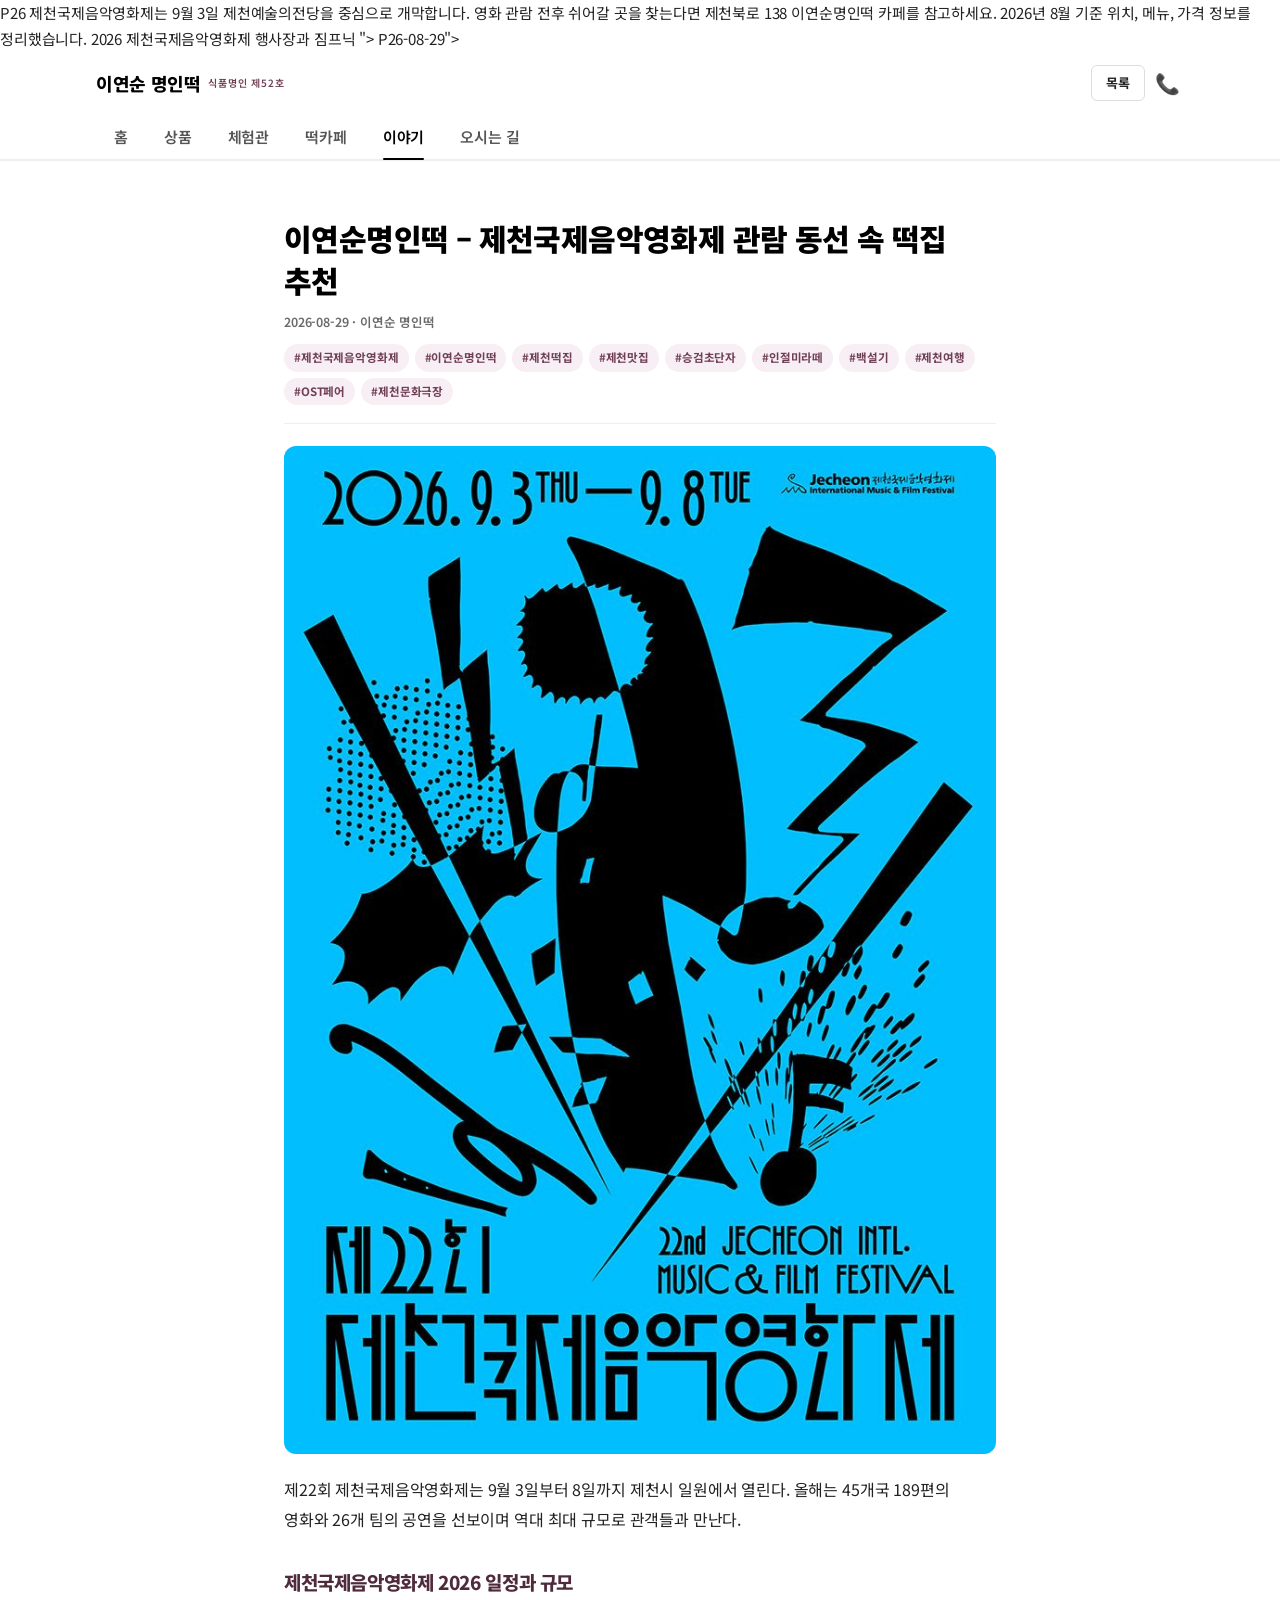
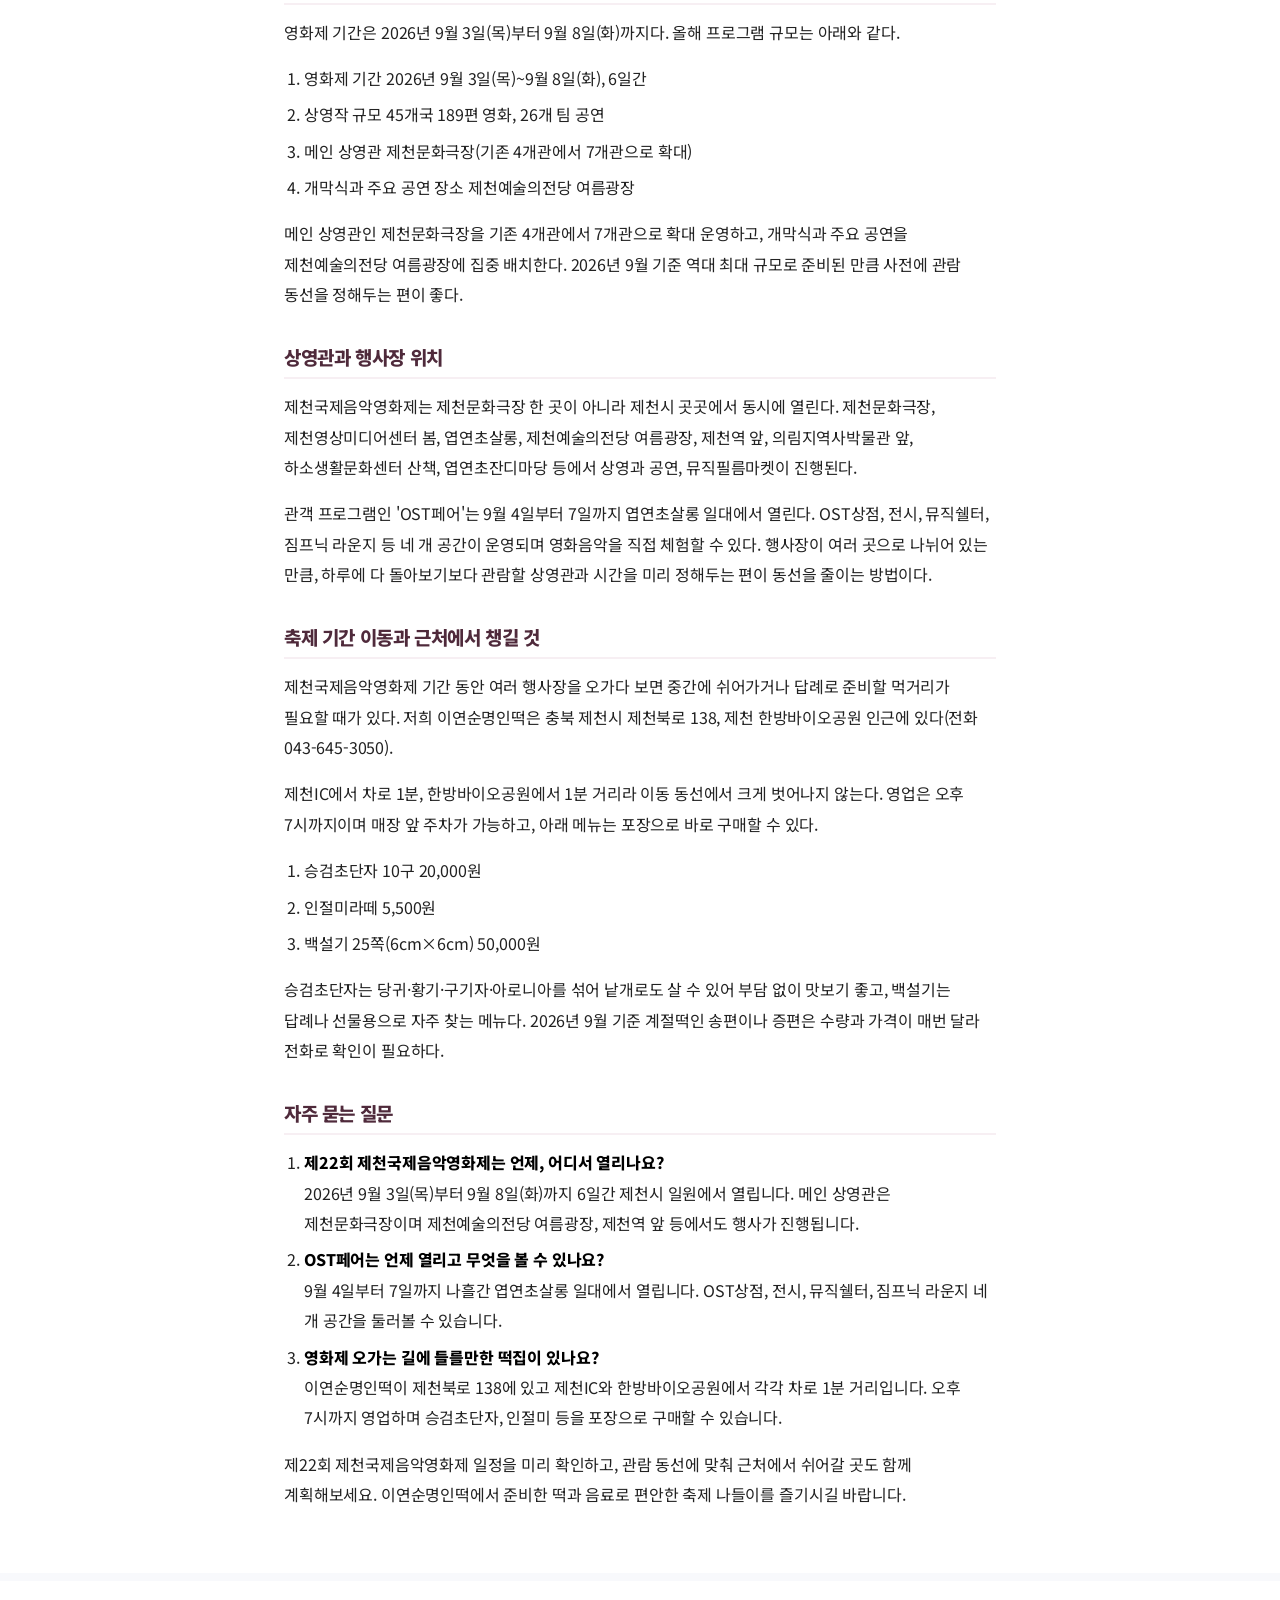
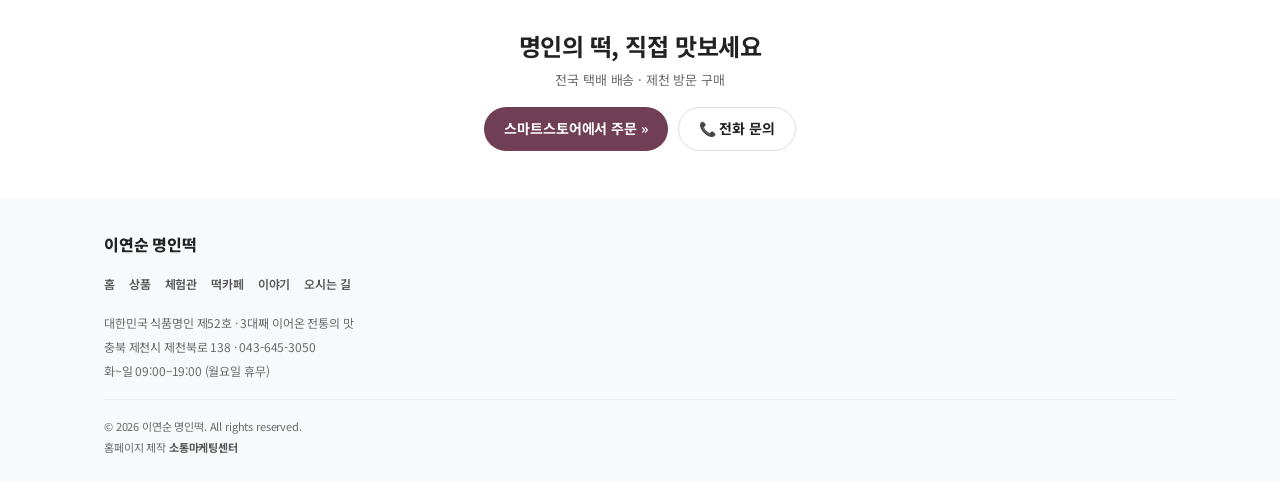
<file: posts/3.html>
<!DOCTYPE html>
<html lang="ko">
<head>
  <meta charset="UTF-8">
  <meta name="viewport" content="width=device-width, initial-scale=1.0">
  <title>이연순명인떡 – 제천국제음악영화제 관람 동선 속 떡집 추천</title>
  <meta name="description" content="제22회 제천국제음악영화제는 9월 3일부터 8일까지 제천시 일원에서 열린다. 올해는 45개국 189편의 영화와 26개 팀의 공연을 선보이며 역대 최대 규모로 관객들과 만난다. 제천국제음악영화제 2026 일정과 규모 영화제 기간은 2026년 9월 3일(목)부터 9월 8일">
  <meta name="keywords" content="제천국제음악영화제, 이연순명인떡, 제천떡집, 제천맛집, 승검초단자">
  <link rel="canonical" href="https://myeongin-tteok.com/posts/3.html">

  <meta property="og:type" content="article">
  <meta property="og:site_name" content="이연순 명인떡">
  <meta property="og:title" content="이연순명인떡 – 제천국제음악영화제 관람 동선 속 떡집 추천">
  P26 제천국제음악영화제는 9월 3일 제천예술의전당을 중심으로 개막합니다. 영화 관람 전후 쉬어갈 곳을 찾는다면 제천북로 138 이연순명인떡 카페를 참고하세요. 2026년 8월 기준 위치, 메뉴, 가격 정보를 정리했습니다. 2026 제천국제음악영화제 행사장과 짐프닉 ">
  <meta property="og:url" content="https://myeongin-tteok.com/posts/3.html">
  <meta property="og:image" content="https://myeongin-tteok.com/assets/images/danja-01.jpg">
  <meta property="og:locale" content="ko_KR">
  P26-08-29">

  <meta name="theme-color" content="#713F55">
  <link rel="icon" href="data:image/svg+xml,<svg xmlns='http://www.w3.org/2000/svg' viewBox='0 0 100 100'><text y='.9em' font-size='90'>🍡</text></svg>">

  <link rel="preconnect" href="https://fonts.googleapis.com">
  <link rel="preconnect" href="https://fonts.gstatic.com" crossorigin>
  <link rel="stylesheet" href="https://fonts.googleapis.com/css2?family=Noto+Sans+KR:wght@400;500;600;700;800;900&display=swap">
  <link rel="stylesheet" href="../assets/css/style.css?v=4808afd3">

  <script type="application/ld+json">{"@context": "https://schema.org", "@type": "Article", "headline": "이연순명인떡 – 제천국제음악영화제 관람 동선 속 떡집 추천", "image": "https://myeongin-tteok.com/assets/images/og-cover.jpg", "description": "제22회 제천국제음악영화제는 9월 3일부터 8일까지 제천시 일원에서 열린다. 올해는 45개국 189편의 영화와 26개 팀의 공연을 선보이며 역대 최대 규모로 관객들과 만난다. 제천국제음악영화제 2026 일정과 규모 영화제 기간은 2026년 9월 3일(목)부터 9월 8일", "datePublished": "2026-08-29", "dateModified": "2026-08-29", "author": {"@type": "Person", "name": "이연순"}, "publisher": {"@type": "Organization", "name": "이연순 명인떡"}, "mainEntityOfPage": "https://myeongin-tteok.com/posts/3.html", "keywords": "제천국제음악영화제, 이연순명인떡, 제천떡집, 제천맛집, 승검초단자"}</script>
  <script type="application/ld+json">{"@context": "https://schema.org", "@type": "BreadcrumbList", "itemListElement": [{"@type": "ListItem", "position": 1, "name": "홈", "item": "https://myeongin-tteok.com/"}, {"@type": "ListItem", "position": 2, "name": "명인의 이야기", "item": "https://myeongin-tteok.com/blog.html"}, {"@type": "ListItem", "position": 3, "name": "이연순명인떡 – 제천국제음악영화제 관람 동선 속 떡집 추천", "item": "https://myeongin-tteok.com/posts/3.html"}]}</script>
<script type="application/ld+json">{"@context": "https://schema.org", "@type": "FAQPage", "mainEntity": [{"@type": "Question", "name": "제22회 제천국제음악영화제는 언제, 어디서 열리나요?", "acceptedAnswer": {"@type": "Answer", "text": "2026년 9월 3일(목)부터 9월 8일(화)까지 6일간 제천시 일원에서 열립니다. 메인 상영관은 제천문화극장이며 제천예술의전당 여름광장, 제천역 앞 등에서도 행사가 진행됩니다."}}, {"@type": "Question", "name": "OST페어는 언제 열리고 무엇을 볼 수 있나요?", "acceptedAnswer": {"@type": "Answer", "text": "9월 4일부터 7일까지 나흘간 엽연초살롱 일대에서 열립니다. OST상점, 전시, 뮤직쉘터, 짐프닉 라운지 네 개 공간을 둘러볼 수 있습니다."}}, {"@type": "Question", "name": "영화제 오가는 길에 들를만한 떡집이 있나요?", "acceptedAnswer": {"@type": "Answer", "text": "이연순명인떡이 제천북로 138에 있고 제천IC와 한방바이오공원에서 각각 차로 1분 거리입니다. 오후 7시까지 영업하며 승검초단자, 인절미 등을 포장으로 구매할 수 있습니다."}}]}</script>
</head>

<body>
  <a href="#main" class="skip-link">본문으로 바로가기</a>

  <header class="header" role="banner">
    <div class="header__row1">
      <a href="../" class="logo" aria-label="이연순 명인떡 홈">
        <span class="logo__mark">이연순 명인떡</span>
        <span class="logo__sub">식품명인 제52호</span>
      </a>
      <div class="header__right">
        <a href="../blog.html" class="btn btn--ghost btn--sm">목록</a>
        <a href="tel:0436453050" aria-label="전화 걸기" style="font-size:20px;padding:4px;">📞</a>
      </div>
    </div>
    <nav class="nav-bar" aria-label="메인 메뉴">
      <div class="nav-bar__inner">
        <a href="../" class="nav__link">홈</a>
        <a href="../#products" class="nav__link">상품</a>
        <a href="../#experience" class="nav__link">체험관</a>
        <a href="../#cafe" class="nav__link">떡카페</a>
        <a href="../blog.html" class="nav__link" aria-current="page">이야기</a>
        <a href="../#visit" class="nav__link">오시는 길</a>
      </div>
    </nav>
  </header>

  <main id="main">
    <article class="section">
      <div class="blog-container">
        <div class="blog-post-header">
          <h1>이연순명인떡 – 제천국제음악영화제 관람 동선 속 떡집 추천</h1>
          <div class="blog-post-meta">2026-08-29 · 이연순 명인떡</div>
          <div class="blog-card-tags"><span class="blog-tag">#제천국제음악영화제</span><span class="blog-tag">#이연순명인떡</span><span class="blog-tag">#제천떡집</span><span class="blog-tag">#제천맛집</span><span class="blog-tag">#승검초단자</span><span class="blog-tag">#인절미라떼</span><span class="blog-tag">#백설기</span><span class="blog-tag">#제천여행</span><span class="blog-tag">#OST페어</span><span class="blog-tag">#제천문화극장</span></div>
        </div>

        <div class="blog-post-content">
<p><img src="/images/posts/3_1.jpg" alt="이연순명인떡 – 제천국제음악영화제 관람 동선 속 떡집 추천 대표 사진" loading="lazy"></p>
<p>제22회 제천국제음악영화제는 9월 3일부터 8일까지 제천시 일원에서 열린다. 올해는 45개국 189편의 영화와 26개 팀의 공연을 선보이며 역대 최대 규모로 관객들과 만난다.</p>
<h2>제천국제음악영화제 2026 일정과 규모</h2>
<p>영화제 기간은 2026년 9월 3일(목)부터 9월 8일(화)까지다. 올해 프로그램 규모는 아래와 같다.</p>
<ol><li>영화제 기간 2026년 9월 3일(목)~9월 8일(화), 6일간</li><li>상영작 규모 45개국 189편 영화, 26개 팀 공연</li><li>메인 상영관 제천문화극장(기존 4개관에서 7개관으로 확대)</li><li>개막식과 주요 공연 장소 제천예술의전당 여름광장</li></ol>
<p>메인 상영관인 제천문화극장을 기존 4개관에서 7개관으로 확대 운영하고, 개막식과 주요 공연을 제천예술의전당 여름광장에 집중 배치한다. 2026년 9월 기준 역대 최대 규모로 준비된 만큼 사전에 관람 동선을 정해두는 편이 좋다.</p>
<h2>상영관과 행사장 위치</h2>
<p>제천국제음악영화제는 제천문화극장 한 곳이 아니라 제천시 곳곳에서 동시에 열린다. 제천문화극장, 제천영상미디어센터 봄, 엽연초살롱, 제천예술의전당 여름광장, 제천역 앞, 의림지역사박물관 앞, 하소생활문화센터 산책, 엽연초잔디마당 등에서 상영과 공연, 뮤직필름마켓이 진행된다.</p>
<p>관객 프로그램인 'OST페어'는 9월 4일부터 7일까지 엽연초살롱 일대에서 열린다. OST상점, 전시, 뮤직쉘터, 짐프닉 라운지 등 네 개 공간이 운영되며 영화음악을 직접 체험할 수 있다. 행사장이 여러 곳으로 나뉘어 있는 만큼, 하루에 다 돌아보기보다 관람할 상영관과 시간을 미리 정해두는 편이 동선을 줄이는 방법이다.</p>
<h2>축제 기간 이동과 근처에서 챙길 것</h2>
<p>제천국제음악영화제 기간 동안 여러 행사장을 오가다 보면 중간에 쉬어가거나 답례로 준비할 먹거리가 필요할 때가 있다. 저희 이연순명인떡은 충북 제천시 제천북로 138, 제천 한방바이오공원 인근에 있다(전화 043-645-3050).</p>
<p>제천IC에서 차로 1분, 한방바이오공원에서 1분 거리라 이동 동선에서 크게 벗어나지 않는다. 영업은 오후 7시까지이며 매장 앞 주차가 가능하고, 아래 메뉴는 포장으로 바로 구매할 수 있다.</p>
<ol><li>승검초단자 10구 20,000원</li><li>인절미라떼 5,500원</li><li>백설기 25쪽(6cm×6cm) 50,000원</li></ol>
<p>승검초단자는 당귀·황기·구기자·아로니아를 섞어 낱개로도 살 수 있어 부담 없이 맛보기 좋고, 백설기는 답례나 선물용으로 자주 찾는 메뉴다. 2026년 9월 기준 계절떡인 송편이나 증편은 수량과 가격이 매번 달라 전화로 확인이 필요하다.</p>
<h2>자주 묻는 질문</h2>
<ol><li><strong>제22회 제천국제음악영화제는 언제, 어디서 열리나요?</strong><br>2026년 9월 3일(목)부터 9월 8일(화)까지 6일간 제천시 일원에서 열립니다. 메인 상영관은 제천문화극장이며 제천예술의전당 여름광장, 제천역 앞 등에서도 행사가 진행됩니다.</li><li><strong>OST페어는 언제 열리고 무엇을 볼 수 있나요?</strong><br>9월 4일부터 7일까지 나흘간 엽연초살롱 일대에서 열립니다. OST상점, 전시, 뮤직쉘터, 짐프닉 라운지 네 개 공간을 둘러볼 수 있습니다.</li><li><strong>영화제 오가는 길에 들를만한 떡집이 있나요?</strong><br>이연순명인떡이 제천북로 138에 있고 제천IC와 한방바이오공원에서 각각 차로 1분 거리입니다. 오후 7시까지 영업하며 승검초단자, 인절미 등을 포장으로 구매할 수 있습니다.</li></ol>
<p>제22회 제천국제음악영화제 일정을 미리 확인하고, 관람 동선에 맞춰 근처에서 쉬어갈 곳도 함께 계획해보세요. 이연순명인떡에서 준비한 떡과 음료로 편안한 축제 나들이를 즐기시길 바랍니다.</p>
</div>
    </article>

    <div class="section-divider"></div>

    <section class="section blog-cta">
      <div class="section-header">
        <h2 class="section-title">명인의 떡, 직접 맛보세요</h2>
        <p class="section-sub">전국 택배 배송 · 제천 방문 구매</p>
      </div>
      <div class="blog-cta__btns">
        <a href="https://smartstore.naver.com/leeys3050" class="btn btn--accent btn--round" target="_blank" rel="noopener">스마트스토어에서 주문 »</a>
        <a href="tel:0436453050" class="btn btn--ghost btn--round">📞 전화 문의</a>
      </div>
    </section>
  </main>

  <footer class="footer" role="contentinfo">
    <div class="wrap">
      <div class="footer__brand">이연순 명인떡</div>
      <nav class="footer__nav" aria-label="푸터 메뉴">
        <a href="../">홈</a>
        <a href="../#products">상품</a>
        <a href="../#experience">체험관</a>
        <a href="../#cafe">떡카페</a>
        <a href="../blog.html">이야기</a>
        <a href="../#visit">오시는 길</a>
      </nav>
      <div class="footer__desc">
        <p>대한민국 식품명인 제52호 · 3대째 이어온 전통의 맛</p>
        <p>충북 제천시 제천북로 138 · 043-645-3050</p>
        <p>화~일 09:00–19:00 (월요일 휴무)</p>
      </div>
      <div class="footer__bottom">
        <p>© 2026 이연순 명인떡. All rights reserved.</p>
        <p>홈페이지 제작 <a href="https://sotong.kr" target="_blank" rel="noopener"><strong>소통마케팅센터</strong></a></p>
      </div>
    </div>
  </footer>
</body>
</html>
</file>
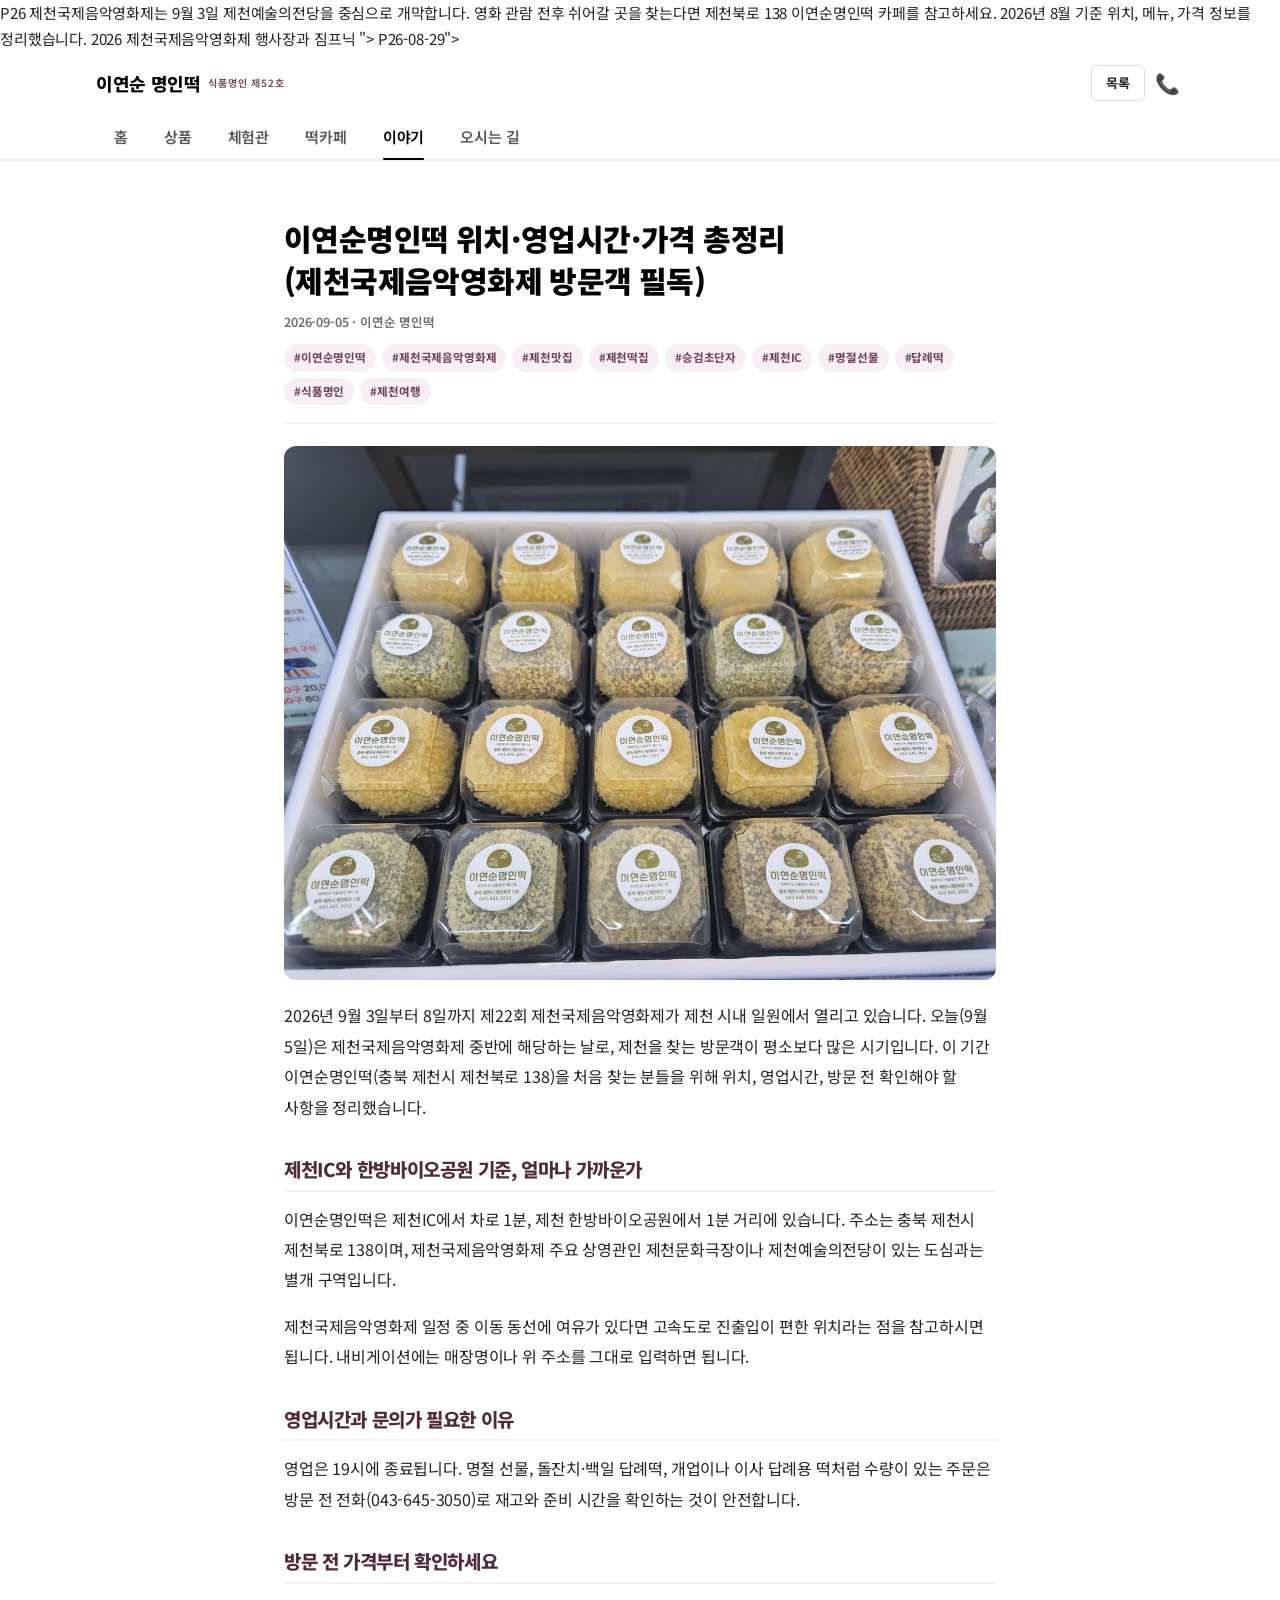
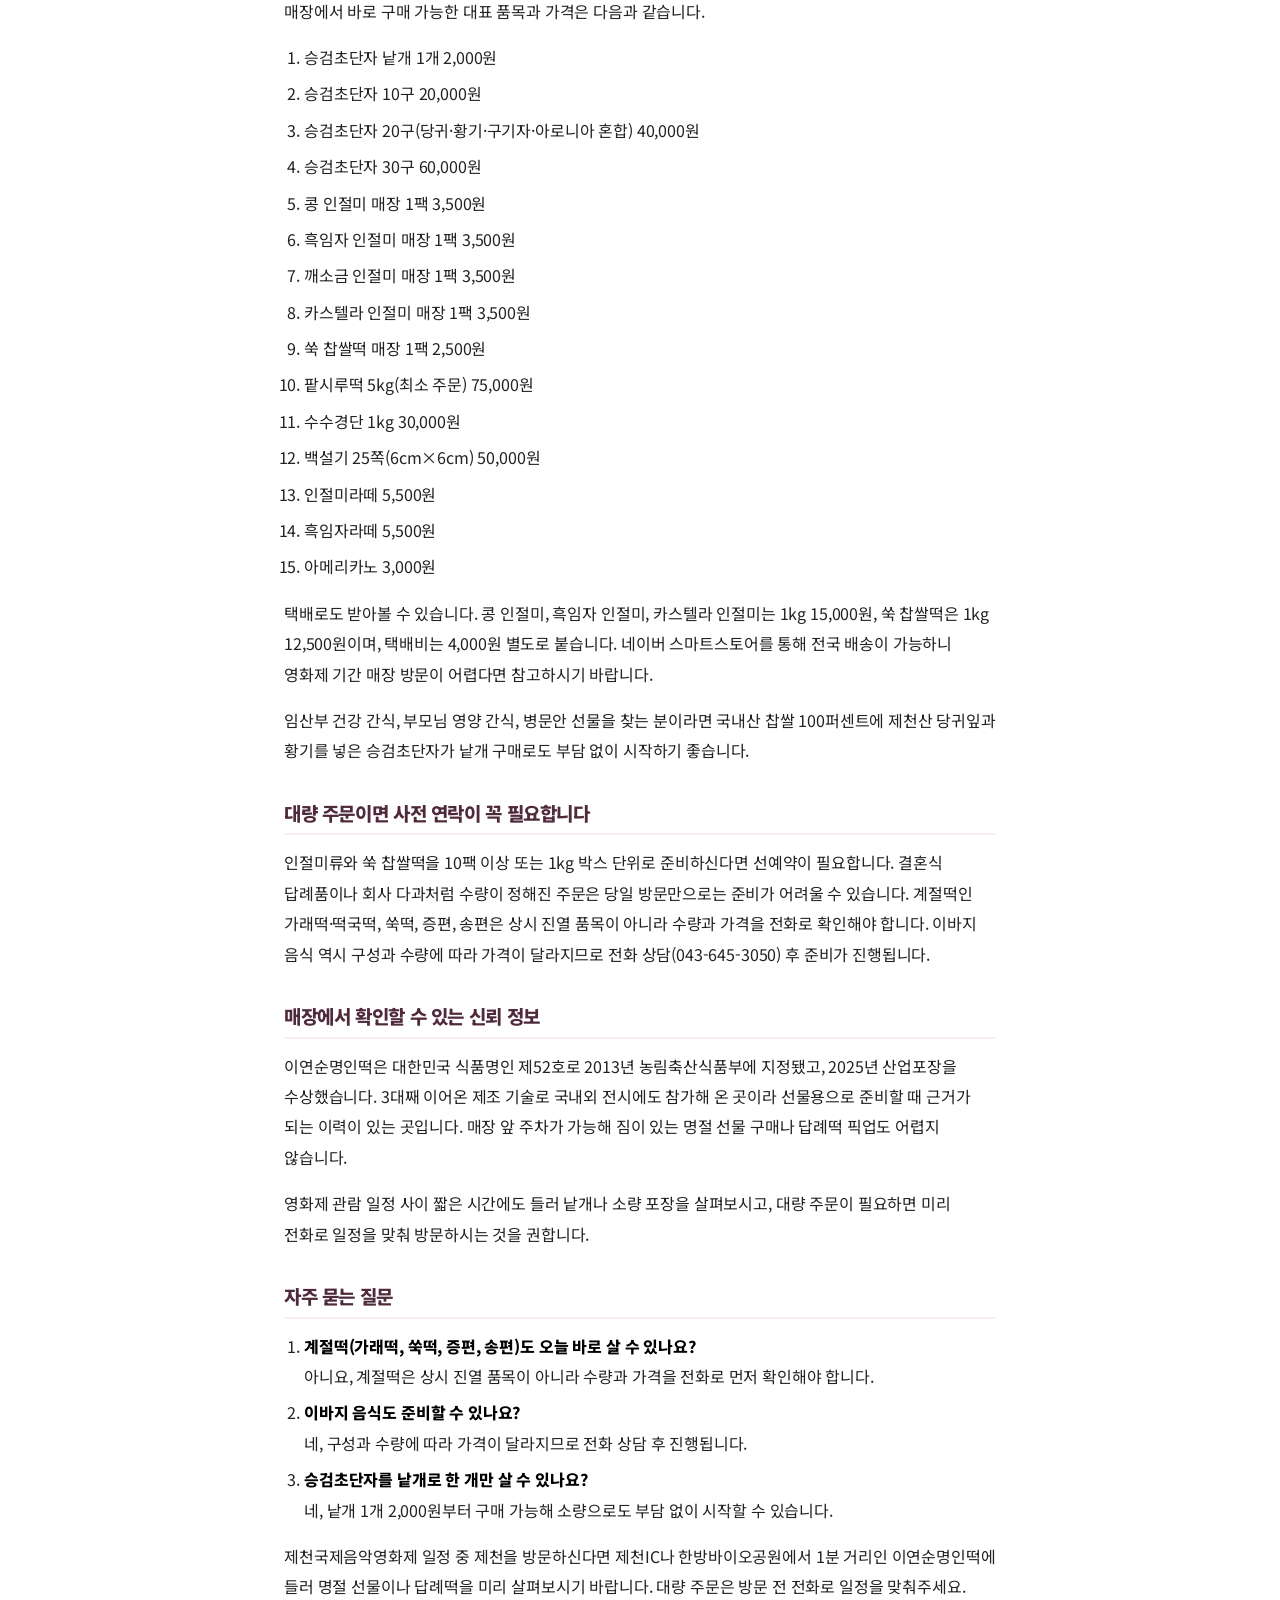
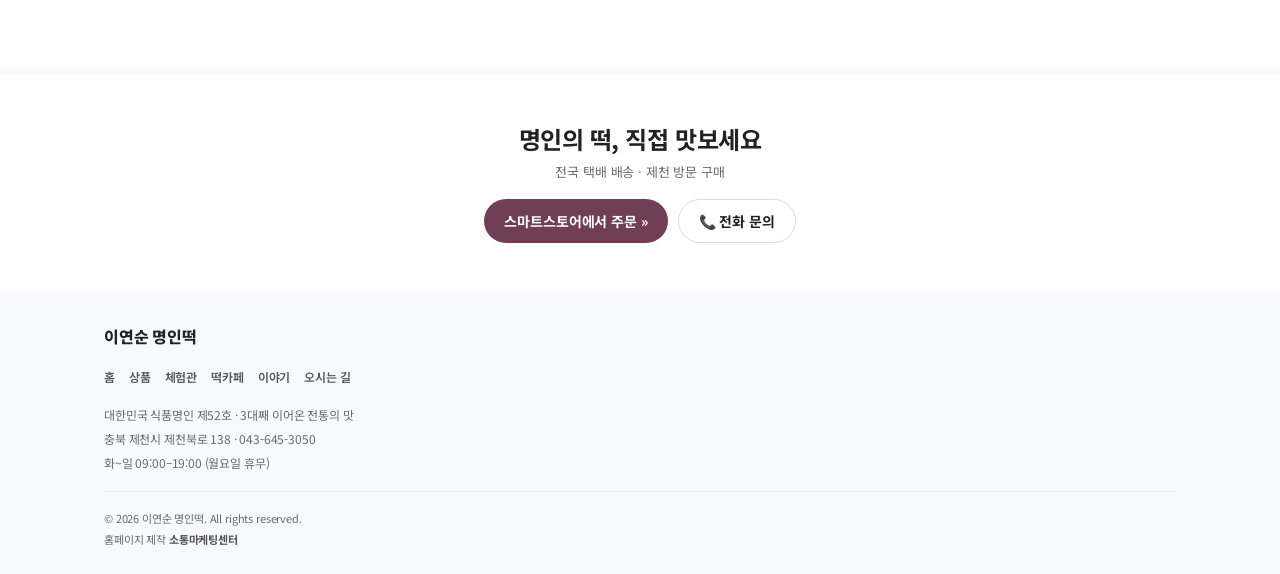
<file: posts/4.html>
<!DOCTYPE html>
<html lang="ko">
<head>
  <meta charset="UTF-8">
  <meta name="viewport" content="width=device-width, initial-scale=1.0">
  <title>이연순명인떡 위치·영업시간·가격 총정리 (제천국제음악영화제 방문객 필독)</title>
  <meta name="description" content="2026년 9월 3일부터 8일까지 제22회 제천국제음악영화제가 제천 시내 일원에서 열리고 있습니다. 오늘(9월 5일)은 제천국제음악영화제 중반에 해당하는 날로, 제천을 찾는 방문객이 평소보다 많은 시기입니다. 이 기간 이연순명인떡(충북 제천시 제천북로 138)을 처음 ">
  <meta name="keywords" content="이연순명인떡, 제천국제음악영화제, 제천맛집, 제천떡집, 승검초단자">
  <link rel="canonical" href="https://myeongin-tteok.com/posts/4.html">

  <meta property="og:type" content="article">
  <meta property="og:site_name" content="이연순 명인떡">
  <meta property="og:title" content="이연순명인떡 위치·영업시간·가격 총정리 (제천국제음악영화제 방문객 필독)">
  P26 제천국제음악영화제는 9월 3일 제천예술의전당을 중심으로 개막합니다. 영화 관람 전후 쉬어갈 곳을 찾는다면 제천북로 138 이연순명인떡 카페를 참고하세요. 2026년 8월 기준 위치, 메뉴, 가격 정보를 정리했습니다. 2026 제천국제음악영화제 행사장과 짐프닉 ">
  <meta property="og:url" content="https://myeongin-tteok.com/posts/4.html">
  <meta property="og:image" content="https://myeongin-tteok.com/assets/images/danja-01.jpg">
  <meta property="og:locale" content="ko_KR">
  P26-08-29">

  <meta name="theme-color" content="#713F55">
  <link rel="icon" href="data:image/svg+xml,<svg xmlns='http://www.w3.org/2000/svg' viewBox='0 0 100 100'><text y='.9em' font-size='90'>🍡</text></svg>">

  <link rel="preconnect" href="https://fonts.googleapis.com">
  <link rel="preconnect" href="https://fonts.gstatic.com" crossorigin>
  <link rel="stylesheet" href="https://fonts.googleapis.com/css2?family=Noto+Sans+KR:wght@400;500;600;700;800;900&display=swap">
  <link rel="stylesheet" href="../assets/css/style.css?v=4808afd3">

  <script type="application/ld+json">{"@context": "https://schema.org", "@type": "Article", "headline": "이연순명인떡 위치·영업시간·가격 총정리 (제천국제음악영화제 방문객 필독)", "image": "https://myeongin-tteok.com/assets/images/og-cover.jpg", "description": "2026년 9월 3일부터 8일까지 제22회 제천국제음악영화제가 제천 시내 일원에서 열리고 있습니다. 오늘(9월 5일)은 제천국제음악영화제 중반에 해당하는 날로, 제천을 찾는 방문객이 평소보다 많은 시기입니다. 이 기간 이연순명인떡(충북 제천시 제천북로 138)을 처음 ", "datePublished": "2026-09-05", "dateModified": "2026-09-05", "author": {"@type": "Person", "name": "이연순"}, "publisher": {"@type": "Organization", "name": "이연순 명인떡"}, "mainEntityOfPage": "https://myeongin-tteok.com/posts/4.html", "keywords": "이연순명인떡, 제천국제음악영화제, 제천맛집, 제천떡집, 승검초단자"}</script>
  <script type="application/ld+json">{"@context": "https://schema.org", "@type": "BreadcrumbList", "itemListElement": [{"@type": "ListItem", "position": 1, "name": "홈", "item": "https://myeongin-tteok.com/"}, {"@type": "ListItem", "position": 2, "name": "명인의 이야기", "item": "https://myeongin-tteok.com/blog.html"}, {"@type": "ListItem", "position": 3, "name": "이연순명인떡 위치·영업시간·가격 총정리 (제천국제음악영화제 방문객 필독)", "item": "https://myeongin-tteok.com/posts/4.html"}]}</script>
<script type="application/ld+json">{"@context": "https://schema.org", "@type": "FAQPage", "mainEntity": [{"@type": "Question", "name": "계절떡(가래떡, 쑥떡, 증편, 송편)도 오늘 바로 살 수 있나요?", "acceptedAnswer": {"@type": "Answer", "text": "아니요, 계절떡은 상시 진열 품목이 아니라 수량과 가격을 전화로 먼저 확인해야 합니다."}}, {"@type": "Question", "name": "이바지 음식도 준비할 수 있나요?", "acceptedAnswer": {"@type": "Answer", "text": "네, 구성과 수량에 따라 가격이 달라지므로 전화 상담 후 진행됩니다."}}, {"@type": "Question", "name": "승검초단자를 낱개로 한 개만 살 수 있나요?", "acceptedAnswer": {"@type": "Answer", "text": "네, 낱개 1개 2,000원부터 구매 가능해 소량으로도 부담 없이 시작할 수 있습니다."}}]}</script>
</head>

<body>
  <a href="#main" class="skip-link">본문으로 바로가기</a>

  <header class="header" role="banner">
    <div class="header__row1">
      <a href="../" class="logo" aria-label="이연순 명인떡 홈">
        <span class="logo__mark">이연순 명인떡</span>
        <span class="logo__sub">식품명인 제52호</span>
      </a>
      <div class="header__right">
        <a href="../blog.html" class="btn btn--ghost btn--sm">목록</a>
        <a href="tel:0436453050" aria-label="전화 걸기" style="font-size:20px;padding:4px;">📞</a>
      </div>
    </div>
    <nav class="nav-bar" aria-label="메인 메뉴">
      <div class="nav-bar__inner">
        <a href="../" class="nav__link">홈</a>
        <a href="../#products" class="nav__link">상품</a>
        <a href="../#experience" class="nav__link">체험관</a>
        <a href="../#cafe" class="nav__link">떡카페</a>
        <a href="../blog.html" class="nav__link" aria-current="page">이야기</a>
        <a href="../#visit" class="nav__link">오시는 길</a>
      </div>
    </nav>
  </header>

  <main id="main">
    <article class="section">
      <div class="blog-container">
        <div class="blog-post-header">
          <h1>이연순명인떡 위치·영업시간·가격 총정리 (제천국제음악영화제 방문객 필독)</h1>
          <div class="blog-post-meta">2026-09-05 · 이연순 명인떡</div>
          <div class="blog-card-tags"><span class="blog-tag">#이연순명인떡</span><span class="blog-tag">#제천국제음악영화제</span><span class="blog-tag">#제천맛집</span><span class="blog-tag">#제천떡집</span><span class="blog-tag">#승검초단자</span><span class="blog-tag">#제천IC</span><span class="blog-tag">#명절선물</span><span class="blog-tag">#답례떡</span><span class="blog-tag">#식품명인</span><span class="blog-tag">#제천여행</span></div>
        </div>

        <div class="blog-post-content">
<p><img src="/images/posts/4_1.jpg" alt="이연순명인떡 위치·영업시간·가격 총정리 (제천국제음악영화제 방문객 필독) 대표 사진" loading="lazy"></p>
<p>2026년 9월 3일부터 8일까지 제22회 제천국제음악영화제가 제천 시내 일원에서 열리고 있습니다. 오늘(9월 5일)은 제천국제음악영화제 중반에 해당하는 날로, 제천을 찾는 방문객이 평소보다 많은 시기입니다. 이 기간 이연순명인떡(충북 제천시 제천북로 138)을 처음 찾는 분들을 위해 위치, 영업시간, 방문 전 확인해야 할 사항을 정리했습니다.</p>
<h2>제천IC와 한방바이오공원 기준, 얼마나 가까운가</h2>
<p>이연순명인떡은 제천IC에서 차로 1분, 제천 한방바이오공원에서 1분 거리에 있습니다. 주소는 충북 제천시 제천북로 138이며, 제천국제음악영화제 주요 상영관인 제천문화극장이나 제천예술의전당이 있는 도심과는 별개 구역입니다.</p>
<p>제천국제음악영화제 일정 중 이동 동선에 여유가 있다면 고속도로 진출입이 편한 위치라는 점을 참고하시면 됩니다. 내비게이션에는 매장명이나 위 주소를 그대로 입력하면 됩니다.</p>
<h2>영업시간과 문의가 필요한 이유</h2>
<p>영업은 19시에 종료됩니다. 명절 선물, 돌잔치·백일 답례떡, 개업이나 이사 답례용 떡처럼 수량이 있는 주문은 방문 전 전화(043-645-3050)로 재고와 준비 시간을 확인하는 것이 안전합니다.</p>
<h2>방문 전 가격부터 확인하세요</h2>
<p>매장에서 바로 구매 가능한 대표 품목과 가격은 다음과 같습니다.</p>
<ol><li>승검초단자 낱개 1개 2,000원</li><li>승검초단자 10구 20,000원</li><li>승검초단자 20구(당귀·황기·구기자·아로니아 혼합) 40,000원</li><li>승검초단자 30구 60,000원</li><li>콩 인절미 매장 1팩 3,500원</li><li>흑임자 인절미 매장 1팩 3,500원</li><li>깨소금 인절미 매장 1팩 3,500원</li><li>카스텔라 인절미 매장 1팩 3,500원</li><li>쑥 찹쌀떡 매장 1팩 2,500원</li><li>팥시루떡 5kg(최소 주문) 75,000원</li><li>수수경단 1kg 30,000원</li><li>백설기 25쪽(6cm×6cm) 50,000원</li><li>인절미라떼 5,500원</li><li>흑임자라떼 5,500원</li><li>아메리카노 3,000원</li></ol>
<p>택배로도 받아볼 수 있습니다. 콩 인절미, 흑임자 인절미, 카스텔라 인절미는 1kg 15,000원, 쑥 찹쌀떡은 1kg 12,500원이며, 택배비는 4,000원 별도로 붙습니다. 네이버 스마트스토어를 통해 전국 배송이 가능하니 영화제 기간 매장 방문이 어렵다면 참고하시기 바랍니다.</p>
<p>임산부 건강 간식, 부모님 영양 간식, 병문안 선물을 찾는 분이라면 국내산 찹쌀 100퍼센트에 제천산 당귀잎과 황기를 넣은 승검초단자가 낱개 구매로도 부담 없이 시작하기 좋습니다.</p>
<h2>대량 주문이면 사전 연락이 꼭 필요합니다</h2>
<p>인절미류와 쑥 찹쌀떡을 10팩 이상 또는 1kg 박스 단위로 준비하신다면 선예약이 필요합니다. 결혼식 답례품이나 회사 다과처럼 수량이 정해진 주문은 당일 방문만으로는 준비가 어려울 수 있습니다. 계절떡인 가래떡·떡국떡, 쑥떡, 증편, 송편은 상시 진열 품목이 아니라 수량과 가격을 전화로 확인해야 합니다. 이바지 음식 역시 구성과 수량에 따라 가격이 달라지므로 전화 상담(043-645-3050) 후 준비가 진행됩니다.</p>
<h2>매장에서 확인할 수 있는 신뢰 정보</h2>
<p>이연순명인떡은 대한민국 식품명인 제52호로 2013년 농림축산식품부에 지정됐고, 2025년 산업포장을 수상했습니다. 3대째 이어온 제조 기술로 국내외 전시에도 참가해 온 곳이라 선물용으로 준비할 때 근거가 되는 이력이 있는 곳입니다. 매장 앞 주차가 가능해 짐이 있는 명절 선물 구매나 답례떡 픽업도 어렵지 않습니다.</p>
<p>영화제 관람 일정 사이 짧은 시간에도 들러 낱개나 소량 포장을 살펴보시고, 대량 주문이 필요하면 미리 전화로 일정을 맞춰 방문하시는 것을 권합니다.</p>
<h2>자주 묻는 질문</h2>
<ol><li><strong>계절떡(가래떡, 쑥떡, 증편, 송편)도 오늘 바로 살 수 있나요?</strong><br>아니요, 계절떡은 상시 진열 품목이 아니라 수량과 가격을 전화로 먼저 확인해야 합니다.</li><li><strong>이바지 음식도 준비할 수 있나요?</strong><br>네, 구성과 수량에 따라 가격이 달라지므로 전화 상담 후 진행됩니다.</li><li><strong>승검초단자를 낱개로 한 개만 살 수 있나요?</strong><br>네, 낱개 1개 2,000원부터 구매 가능해 소량으로도 부담 없이 시작할 수 있습니다.</li></ol>
<p>제천국제음악영화제 일정 중 제천을 방문하신다면 제천IC나 한방바이오공원에서 1분 거리인 이연순명인떡에 들러 명절 선물이나 답례떡을 미리 살펴보시기 바랍니다. 대량 주문은 방문 전 전화로 일정을 맞춰주세요.</p>
</div>
    </article>

    <div class="section-divider"></div>

    <section class="section blog-cta">
      <div class="section-header">
        <h2 class="section-title">명인의 떡, 직접 맛보세요</h2>
        <p class="section-sub">전국 택배 배송 · 제천 방문 구매</p>
      </div>
      <div class="blog-cta__btns">
        <a href="https://smartstore.naver.com/leeys3050" class="btn btn--accent btn--round" target="_blank" rel="noopener">스마트스토어에서 주문 »</a>
        <a href="tel:0436453050" class="btn btn--ghost btn--round">📞 전화 문의</a>
      </div>
    </section>
  </main>

  <footer class="footer" role="contentinfo">
    <div class="wrap">
      <div class="footer__brand">이연순 명인떡</div>
      <nav class="footer__nav" aria-label="푸터 메뉴">
        <a href="../">홈</a>
        <a href="../#products">상품</a>
        <a href="../#experience">체험관</a>
        <a href="../#cafe">떡카페</a>
        <a href="../blog.html">이야기</a>
        <a href="../#visit">오시는 길</a>
      </nav>
      <div class="footer__desc">
        <p>대한민국 식품명인 제52호 · 3대째 이어온 전통의 맛</p>
        <p>충북 제천시 제천북로 138 · 043-645-3050</p>
        <p>화~일 09:00–19:00 (월요일 휴무)</p>
      </div>
      <div class="footer__bottom">
        <p>© 2026 이연순 명인떡. All rights reserved.</p>
        <p>홈페이지 제작 <a href="https://sotong.kr" target="_blank" rel="noopener"><strong>소통마케팅센터</strong></a></p>
      </div>
    </div>
  </footer>
</body>
</html>
</file>
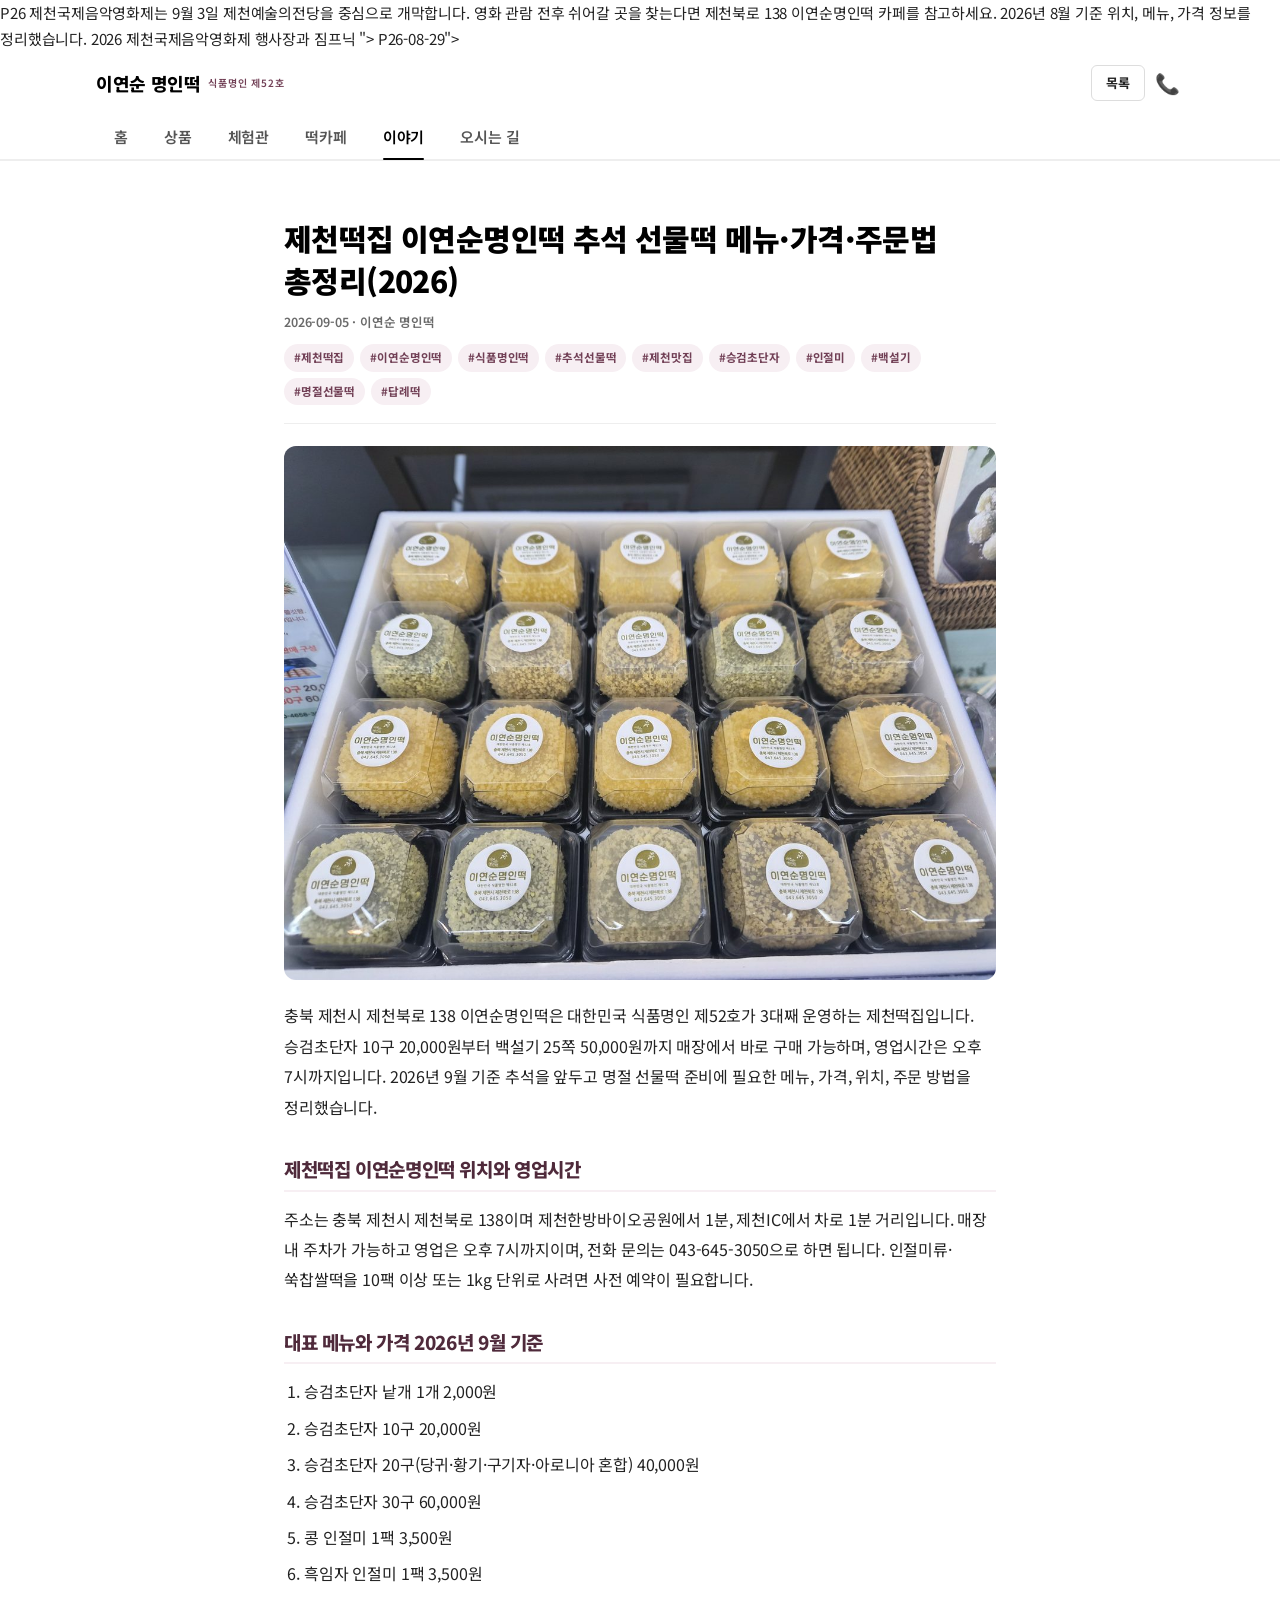
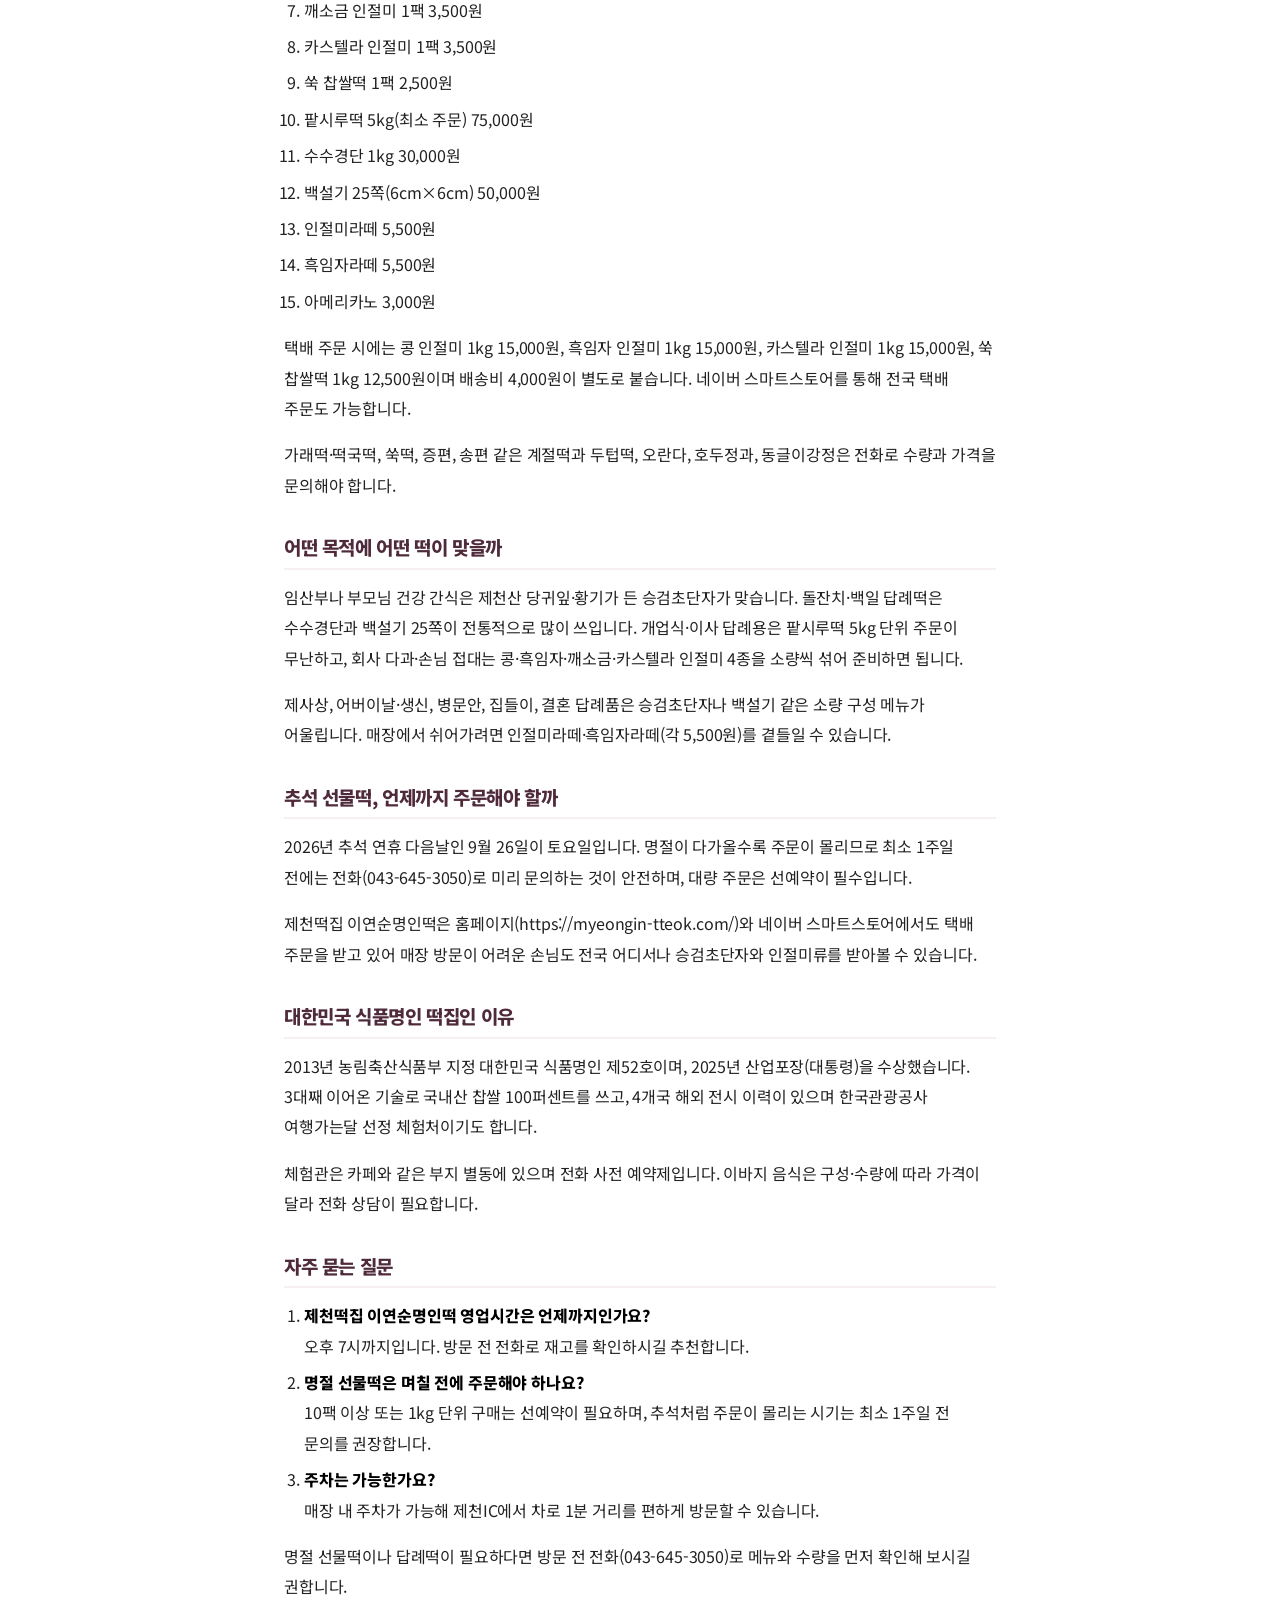
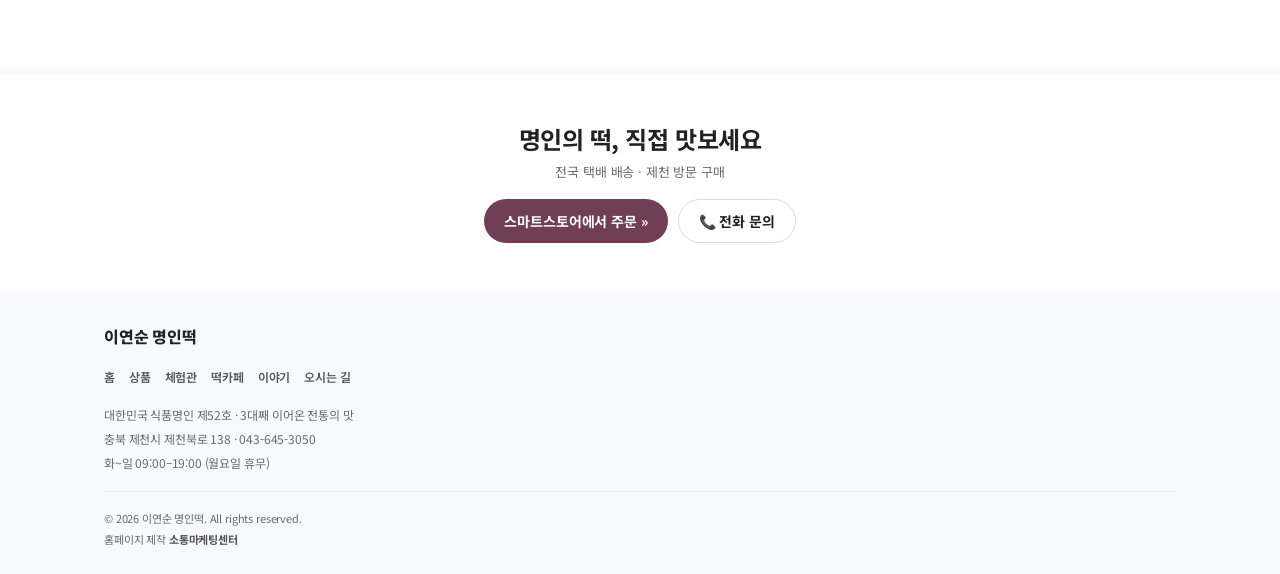
<file: posts/5.html>
<!DOCTYPE html>
<html lang="ko">
<head>
  <meta charset="UTF-8">
  <meta name="viewport" content="width=device-width, initial-scale=1.0">
  <title>제천떡집 이연순명인떡 추석 선물떡 메뉴·가격·주문법 총정리(2026)</title>
  <meta name="description" content="충북 제천시 제천북로 138 이연순명인떡은 대한민국 식품명인 제52호가 3대째 운영하는 제천떡집입니다. 승검초단자 10구 20,000원부터 백설기 25쪽 50,000원까지 매장에서 바로 구매 가능하며, 영업시간은 오후 7시까지입니다. 2026년 9월 기준 추석을 앞두고">
  <meta name="keywords" content="제천떡집, 이연순명인떡, 식품명인떡, 추석선물떡, 제천맛집">
  <link rel="canonical" href="https://myeongin-tteok.com/posts/5.html">

  <meta property="og:type" content="article">
  <meta property="og:site_name" content="이연순 명인떡">
  <meta property="og:title" content="제천떡집 이연순명인떡 추석 선물떡 메뉴·가격·주문법 총정리(2026)">
  P26 제천국제음악영화제는 9월 3일 제천예술의전당을 중심으로 개막합니다. 영화 관람 전후 쉬어갈 곳을 찾는다면 제천북로 138 이연순명인떡 카페를 참고하세요. 2026년 8월 기준 위치, 메뉴, 가격 정보를 정리했습니다. 2026 제천국제음악영화제 행사장과 짐프닉 ">
  <meta property="og:url" content="https://myeongin-tteok.com/posts/5.html">
  <meta property="og:image" content="https://myeongin-tteok.com/assets/images/danja-01.jpg">
  <meta property="og:locale" content="ko_KR">
  P26-08-29">

  <meta name="theme-color" content="#713F55">
  <link rel="icon" href="data:image/svg+xml,<svg xmlns='http://www.w3.org/2000/svg' viewBox='0 0 100 100'><text y='.9em' font-size='90'>🍡</text></svg>">

  <link rel="preconnect" href="https://fonts.googleapis.com">
  <link rel="preconnect" href="https://fonts.gstatic.com" crossorigin>
  <link rel="stylesheet" href="https://fonts.googleapis.com/css2?family=Noto+Sans+KR:wght@400;500;600;700;800;900&display=swap">
  <link rel="stylesheet" href="../assets/css/style.css?v=4808afd3">

  <script type="application/ld+json">{"@context": "https://schema.org", "@type": "Article", "headline": "제천떡집 이연순명인떡 추석 선물떡 메뉴·가격·주문법 총정리(2026)", "image": "https://myeongin-tteok.com/assets/images/og-cover.jpg", "description": "충북 제천시 제천북로 138 이연순명인떡은 대한민국 식품명인 제52호가 3대째 운영하는 제천떡집입니다. 승검초단자 10구 20,000원부터 백설기 25쪽 50,000원까지 매장에서 바로 구매 가능하며, 영업시간은 오후 7시까지입니다. 2026년 9월 기준 추석을 앞두고", "datePublished": "2026-09-05", "dateModified": "2026-09-05", "author": {"@type": "Person", "name": "이연순"}, "publisher": {"@type": "Organization", "name": "이연순 명인떡"}, "mainEntityOfPage": "https://myeongin-tteok.com/posts/5.html", "keywords": "제천떡집, 이연순명인떡, 식품명인떡, 추석선물떡, 제천맛집"}</script>
  <script type="application/ld+json">{"@context": "https://schema.org", "@type": "BreadcrumbList", "itemListElement": [{"@type": "ListItem", "position": 1, "name": "홈", "item": "https://myeongin-tteok.com/"}, {"@type": "ListItem", "position": 2, "name": "명인의 이야기", "item": "https://myeongin-tteok.com/blog.html"}, {"@type": "ListItem", "position": 3, "name": "제천떡집 이연순명인떡 추석 선물떡 메뉴·가격·주문법 총정리(2026)", "item": "https://myeongin-tteok.com/posts/5.html"}]}</script>
<script type="application/ld+json">{"@context": "https://schema.org", "@type": "FAQPage", "mainEntity": [{"@type": "Question", "name": "제천떡집 이연순명인떡 영업시간은 언제까지인가요?", "acceptedAnswer": {"@type": "Answer", "text": "오후 7시까지입니다. 방문 전 전화로 재고를 확인하시길 추천합니다."}}, {"@type": "Question", "name": "명절 선물떡은 며칠 전에 주문해야 하나요?", "acceptedAnswer": {"@type": "Answer", "text": "10팩 이상 또는 1kg 단위 구매는 선예약이 필요하며, 추석처럼 주문이 몰리는 시기는 최소 1주일 전 문의를 권장합니다."}}, {"@type": "Question", "name": "주차는 가능한가요?", "acceptedAnswer": {"@type": "Answer", "text": "매장 내 주차가 가능해 제천IC에서 차로 1분 거리를 편하게 방문할 수 있습니다."}}]}</script>
</head>

<body>
  <a href="#main" class="skip-link">본문으로 바로가기</a>

  <header class="header" role="banner">
    <div class="header__row1">
      <a href="../" class="logo" aria-label="이연순 명인떡 홈">
        <span class="logo__mark">이연순 명인떡</span>
        <span class="logo__sub">식품명인 제52호</span>
      </a>
      <div class="header__right">
        <a href="../blog.html" class="btn btn--ghost btn--sm">목록</a>
        <a href="tel:0436453050" aria-label="전화 걸기" style="font-size:20px;padding:4px;">📞</a>
      </div>
    </div>
    <nav class="nav-bar" aria-label="메인 메뉴">
      <div class="nav-bar__inner">
        <a href="../" class="nav__link">홈</a>
        <a href="../#products" class="nav__link">상품</a>
        <a href="../#experience" class="nav__link">체험관</a>
        <a href="../#cafe" class="nav__link">떡카페</a>
        <a href="../blog.html" class="nav__link" aria-current="page">이야기</a>
        <a href="../#visit" class="nav__link">오시는 길</a>
      </div>
    </nav>
  </header>

  <main id="main">
    <article class="section">
      <div class="blog-container">
        <div class="blog-post-header">
          <h1>제천떡집 이연순명인떡 추석 선물떡 메뉴·가격·주문법 총정리(2026)</h1>
          <div class="blog-post-meta">2026-09-05 · 이연순 명인떡</div>
          <div class="blog-card-tags"><span class="blog-tag">#제천떡집</span><span class="blog-tag">#이연순명인떡</span><span class="blog-tag">#식품명인떡</span><span class="blog-tag">#추석선물떡</span><span class="blog-tag">#제천맛집</span><span class="blog-tag">#승검초단자</span><span class="blog-tag">#인절미</span><span class="blog-tag">#백설기</span><span class="blog-tag">#명절선물떡</span><span class="blog-tag">#답례떡</span></div>
        </div>

        <div class="blog-post-content">
<p><img src="/images/posts/5_1.jpg" alt="제천떡집 이연순명인떡 추석 선물떡 메뉴·가격·주문법 총정리(2026) 대표 사진" loading="lazy"></p>
<p>충북 제천시 제천북로 138 이연순명인떡은 대한민국 식품명인 제52호가 3대째 운영하는 제천떡집입니다. 승검초단자 10구 20,000원부터 백설기 25쪽 50,000원까지 매장에서 바로 구매 가능하며, 영업시간은 오후 7시까지입니다. 2026년 9월 기준 추석을 앞두고 명절 선물떡 준비에 필요한 메뉴, 가격, 위치, 주문 방법을 정리했습니다.</p>
<h2>제천떡집 이연순명인떡 위치와 영업시간</h2>
<p>주소는 충북 제천시 제천북로 138이며 제천한방바이오공원에서 1분, 제천IC에서 차로 1분 거리입니다. 매장 내 주차가 가능하고 영업은 오후 7시까지이며, 전화 문의는 043-645-3050으로 하면 됩니다. 인절미류·쑥찹쌀떡을 10팩 이상 또는 1kg 단위로 사려면 사전 예약이 필요합니다.</p>
<h2>대표 메뉴와 가격 2026년 9월 기준</h2>
<ol><li>승검초단자 낱개 1개 2,000원</li><li>승검초단자 10구 20,000원</li><li>승검초단자 20구(당귀·황기·구기자·아로니아 혼합) 40,000원</li><li>승검초단자 30구 60,000원</li><li>콩 인절미 1팩 3,500원</li><li>흑임자 인절미 1팩 3,500원</li><li>깨소금 인절미 1팩 3,500원</li><li>카스텔라 인절미 1팩 3,500원</li><li>쑥 찹쌀떡 1팩 2,500원</li><li>팥시루떡 5kg(최소 주문) 75,000원</li><li>수수경단 1kg 30,000원</li><li>백설기 25쪽(6cm×6cm) 50,000원</li><li>인절미라떼 5,500원</li><li>흑임자라떼 5,500원</li><li>아메리카노 3,000원</li></ol>
<p>택배 주문 시에는 콩 인절미 1kg 15,000원, 흑임자 인절미 1kg 15,000원, 카스텔라 인절미 1kg 15,000원, 쑥 찹쌀떡 1kg 12,500원이며 배송비 4,000원이 별도로 붙습니다. 네이버 스마트스토어를 통해 전국 택배 주문도 가능합니다.</p>
<p>가래떡·떡국떡, 쑥떡, 증편, 송편 같은 계절떡과 두텁떡, 오란다, 호두정과, 동글이강정은 전화로 수량과 가격을 문의해야 합니다.</p>
<h2>어떤 목적에 어떤 떡이 맞을까</h2>
<p>임산부나 부모님 건강 간식은 제천산 당귀잎·황기가 든 승검초단자가 맞습니다. 돌잔치·백일 답례떡은 수수경단과 백설기 25쪽이 전통적으로 많이 쓰입니다. 개업식·이사 답례용은 팥시루떡 5kg 단위 주문이 무난하고, 회사 다과·손님 접대는 콩·흑임자·깨소금·카스텔라 인절미 4종을 소량씩 섞어 준비하면 됩니다.</p>
<p>제사상, 어버이날·생신, 병문안, 집들이, 결혼 답례품은 승검초단자나 백설기 같은 소량 구성 메뉴가 어울립니다. 매장에서 쉬어가려면 인절미라떼·흑임자라떼(각 5,500원)를 곁들일 수 있습니다.</p>
<h2>추석 선물떡, 언제까지 주문해야 할까</h2>
<p>2026년 추석 연휴 다음날인 9월 26일이 토요일입니다. 명절이 다가올수록 주문이 몰리므로 최소 1주일 전에는 전화(043-645-3050)로 미리 문의하는 것이 안전하며, 대량 주문은 선예약이 필수입니다.</p>
<p>제천떡집 이연순명인떡은 홈페이지(https://myeongin-tteok.com/)와 네이버 스마트스토어에서도 택배 주문을 받고 있어 매장 방문이 어려운 손님도 전국 어디서나 승검초단자와 인절미류를 받아볼 수 있습니다.</p>
<h2>대한민국 식품명인 떡집인 이유</h2>
<p>2013년 농림축산식품부 지정 대한민국 식품명인 제52호이며, 2025년 산업포장(대통령)을 수상했습니다. 3대째 이어온 기술로 국내산 찹쌀 100퍼센트를 쓰고, 4개국 해외 전시 이력이 있으며 한국관광공사 여행가는달 선정 체험처이기도 합니다.</p>
<p>체험관은 카페와 같은 부지 별동에 있으며 전화 사전 예약제입니다. 이바지 음식은 구성·수량에 따라 가격이 달라 전화 상담이 필요합니다.</p>
<h2>자주 묻는 질문</h2>
<ol><li><strong>제천떡집 이연순명인떡 영업시간은 언제까지인가요?</strong><br>오후 7시까지입니다. 방문 전 전화로 재고를 확인하시길 추천합니다.</li><li><strong>명절 선물떡은 며칠 전에 주문해야 하나요?</strong><br>10팩 이상 또는 1kg 단위 구매는 선예약이 필요하며, 추석처럼 주문이 몰리는 시기는 최소 1주일 전 문의를 권장합니다.</li><li><strong>주차는 가능한가요?</strong><br>매장 내 주차가 가능해 제천IC에서 차로 1분 거리를 편하게 방문할 수 있습니다.</li></ol>
<p>명절 선물떡이나 답례떡이 필요하다면 방문 전 전화(043-645-3050)로 메뉴와 수량을 먼저 확인해 보시길 권합니다.</p>
</div>
    </article>

    <div class="section-divider"></div>

    <section class="section blog-cta">
      <div class="section-header">
        <h2 class="section-title">명인의 떡, 직접 맛보세요</h2>
        <p class="section-sub">전국 택배 배송 · 제천 방문 구매</p>
      </div>
      <div class="blog-cta__btns">
        <a href="https://smartstore.naver.com/leeys3050" class="btn btn--accent btn--round" target="_blank" rel="noopener">스마트스토어에서 주문 »</a>
        <a href="tel:0436453050" class="btn btn--ghost btn--round">📞 전화 문의</a>
      </div>
    </section>
  </main>

  <footer class="footer" role="contentinfo">
    <div class="wrap">
      <div class="footer__brand">이연순 명인떡</div>
      <nav class="footer__nav" aria-label="푸터 메뉴">
        <a href="../">홈</a>
        <a href="../#products">상품</a>
        <a href="../#experience">체험관</a>
        <a href="../#cafe">떡카페</a>
        <a href="../blog.html">이야기</a>
        <a href="../#visit">오시는 길</a>
      </nav>
      <div class="footer__desc">
        <p>대한민국 식품명인 제52호 · 3대째 이어온 전통의 맛</p>
        <p>충북 제천시 제천북로 138 · 043-645-3050</p>
        <p>화~일 09:00–19:00 (월요일 휴무)</p>
      </div>
      <div class="footer__bottom">
        <p>© 2026 이연순 명인떡. All rights reserved.</p>
        <p>홈페이지 제작 <a href="https://sotong.kr" target="_blank" rel="noopener"><strong>소통마케팅센터</strong></a></p>
      </div>
    </div>
  </footer>
</body>
</html>
</file>
<file: assets/css/style.css>
@charset "utf-8";
/* ==========================================================================
   이연순 명인떡 — 브랜드 홈페이지 스타일시트
   제작: 소통마케팅센터
   톤: 순백 / 미니멀 / 플랫 — 창억떡 레퍼런스 반영
   ========================================================================== */

/* ---------- 1. 디자인 토큰 ---------- */
:root {
  --white:      #FFFFFF;
  --bg:         #FFFFFF;
  --bg-section: #F8F9FC;
  --bg-warm:    #FDF8F3;
  --ink:        #222222;
  --ink-deep:   #000000;
  --sub:        #555555;
  --muted:      #6A6A6A;  /* 색 배경 위에서도 4.5:1 유지되도록 조정 */
  --light:      #999999;
  --line:       #EEEEEE;
  --line-dark:  #DDDDDD;

  /* 브랜드 컬러 — 체험관 간판 로고의 자주(플럼) 계열
     ⚠️ 실제 로고 색과 다르면 이 3줄만 고치면 사이트 전체에 반영됩니다 */
  --accent:     #713F55;
  --accent-deep:#4F2A3B;
  --accent-bg:  #F7EFF3;

  /* 식감·온기용 보조색 (가격·계절 등) */
  --gold:       #8A5E2B;
  --gold-bg:    #FBF4EA;
  --point:      #D4883A;
  --point-bg:   #FFF5EA;
  --green:      #5E7050;
  --green-bg:   #EEF2EA;

  /* 섹션별 배경 — 떡 종류에 맞춘 색 리듬 */
  --tint-danja: #F4F0E4;   /* 당귀잎 · 승검초단자 */
  --tint-season:#F3F6F1;   /* 제철 */
  --tint-order: #FBF4EA;   /* 주문떡 */
  --tint-exp:   #F7EFF3;   /* 체험관 */
  --tint-cafe:  #F6F1EC;   /* 떡카페 */

  --font-sans:  "Noto Sans KR", "Pretendard", -apple-system, BlinkMacSystemFont,
                "Apple SD Gothic Neo", "Malgun Gothic", system-ui, sans-serif;
  --font-title: "Noto Sans KR", var(--font-sans);

  --wrap:       1120px;
  --wrap-narrow: 680px;
  --header-h:   56px;
  --tabbar-h:   56px;
  --radius:     12px;
  --radius-sm:  8px;
}

/* ---------- 2. 리셋 ---------- */
*, *::before, *::after { box-sizing: border-box; }
html { -webkit-text-size-adjust: 100%; scroll-behavior: smooth; scroll-padding-top: calc(var(--header-h) + 12px); }
body {
  margin: 0; background: var(--bg); color: var(--ink);
  font-family: var(--font-sans); font-size: 14px; line-height: 1.7;
  letter-spacing: -.01em; word-break: keep-all; overflow-wrap: break-word;
  padding-bottom: calc(var(--tabbar-h) + env(safe-area-inset-bottom, 0px));
}
img, svg, video { max-width: 100%; height: auto; display: block; }
a { color: inherit; text-decoration: none; }
button { font: inherit; cursor: pointer; border: 0; background: none; color: inherit; }
ul, ol { margin: 0; padding: 0; list-style: none; }
h1,h2,h3,h4 { margin: 0; font-weight: 700; line-height: 1.35; letter-spacing: -.02em; }
p { margin: 0; }
table { border-collapse: collapse; width: 100%; }
:focus-visible { outline: 2px solid var(--accent); outline-offset: 2px; border-radius: 4px; }

.sr-only {
  position: absolute; width: 1px; height: 1px; padding: 0; margin: -1px;
  overflow: hidden; clip: rect(0 0 0 0); white-space: nowrap; border: 0;
}
.skip-link {
  position: absolute; left: 12px; top: -60px; z-index: 999;
  background: var(--ink); color: #fff; padding: 10px 18px; border-radius: 0 0 8px 8px;
  transition: top .2s;
}
.skip-link:focus { top: 0; }

/* ---------- 3. 레이아웃 ---------- */
.wrap { width: 100%; max-width: var(--wrap); margin: 0 auto; padding: 0 16px; }
.wrap--narrow { max-width: var(--wrap-narrow); }
.section { padding: 32px 0; }
.section--lg { padding: 48px 0; }
.section--bg { background: var(--bg-section); }
.section--warm { background: var(--bg-warm); }
.center { text-align: center; }

.section-header { padding: 0 16px 16px; }
.section-title {
  font-size: 19px; font-weight: 700; text-align: center; line-height: 1.4;
}
.section-sub {
  font-size: 13px; color: var(--muted); text-align: center; margin-top: 6px;
}
.section-divider { width: 100%; height: 8px; background: var(--bg-section); }

/* 섹션별 배경 색 리듬 — 떡은 눈으로도 먹는다 */
#products   { background: var(--tint-danja); }
#seasonal   { background: var(--tint-season); }
#order      { background: var(--tint-order); }
#experience { background: var(--tint-exp); }
#cafe       { background: var(--tint-cafe); }

/* ---------- 4. 버튼 ---------- */
.btn {
  display: inline-flex; align-items: center; justify-content: center; gap: 6px;
  height: 44px; padding: 0 20px;
  border-radius: 8px; font-size: 14px; font-weight: 700;
  transition: background-color .15s, border-color .15s;
}
.btn:active { opacity: .85; }
.btn--primary { background: var(--ink); color: #fff; }
.btn--primary:hover { background: #333; }
.btn--accent { background: var(--accent); color: #fff; }
.btn--accent:hover { background: var(--accent-deep); }
.btn--ghost { background: #fff; color: var(--ink); border: 1px solid var(--line-dark); }
.btn--ghost:hover { border-color: var(--ink); }
.btn--sm { height: 36px; padding: 0 14px; font-size: 13px; border-radius: 6px; }
.btn--full { width: 100%; }
.btn--round { border-radius: 999px; }
.btn-row { display: flex; flex-wrap: wrap; gap: 8px; }
.center .btn-row { justify-content: center; }

/* ---------- 5. 헤더 (창억떡 PC: 로고 좌 + 검색 중앙 + 우측 아이콘) ---------- */
.header {
  position: sticky; top: 0; z-index: 100;
  background: #fff; border-bottom: 1px solid var(--line);
}
.header__row1 {
  height: var(--header-h); display: flex; align-items: center;
  padding: 0 16px; gap: 12px; max-width: var(--wrap); margin: 0 auto;
}
.logo { flex: 0 0 auto; display: flex; align-items: center; gap: 8px; }
.logo__mark { font-size: 18px; font-weight: 800; letter-spacing: -.02em; color: var(--ink-deep); white-space: nowrap; }
.logo__sub { font-size: 10px; color: var(--accent); font-weight: 600; letter-spacing: .08em; display: none; }

.header__search { flex: 1; min-width: 0; position: relative; display: none; }
.header__right { flex: 0 0 auto; display: flex; align-items: center; gap: 6px; margin-left: auto; }

/* 모바일: 검색 아이콘만 */
.search-toggle {
  width: 36px; height: 36px; display: grid; place-items: center;
  border-radius: 8px; font-size: 18px;
}

/* 검색바 */
.search-box {
  position: relative; width: 100%;
}
.search-input-wrap {
  display: flex; align-items: center; height: 42px;
  border: 2px solid var(--line-dark); border-radius: 8px;
  background: #fff; overflow: hidden; transition: border-color .15s;
}
.search-input-wrap:focus-within { border-color: var(--accent); }
.search-input {
  flex: 1; height: 100%; border: 0; outline: 0; padding: 0 14px;
  font-size: 14px; font-family: inherit; color: var(--ink);
  background: transparent;
}
.search-input::placeholder { color: var(--light); }
.search-btn {
  flex: 0 0 42px; height: 100%; display: grid; place-items: center;
  font-size: 18px; color: var(--muted); transition: color .15s;
}
.search-btn:hover { color: var(--ink); }

/* 검색 드롭다운 (창억떡 동일) */
.search-dropdown {
  position: absolute; top: calc(100% + 6px); left: 0; right: 0;
  background: #fff; border: 1px solid var(--line-dark); border-radius: 12px;
  box-shadow: 0 12px 40px rgba(0,0,0,.12);
  padding: 0; z-index: 110;
  display: none; overflow: hidden;
}
.search-dropdown.is-open { display: flex; }

.search-dropdown__left {
  flex: 1; padding: 20px;
  border-right: 1px solid var(--line);
}
.search-dropdown__right {
  flex: 0 0 200px; padding: 20px;
}

.search-dropdown__title {
  font-size: 12px; font-weight: 700; color: var(--muted);
  margin-bottom: 12px; letter-spacing: .02em;
}

/* 카테고리 태그 */
.search-tags { display: flex; flex-wrap: wrap; gap: 8px; }
.search-tag {
  display: inline-block; padding: 7px 16px;
  border: 1px solid var(--line-dark); border-radius: 999px;
  font-size: 13px; font-weight: 600; color: var(--sub);
  transition: border-color .15s, color .15s, background .15s;
  white-space: nowrap; cursor: pointer;
}
.search-tag:hover, .search-tag.is-active {
  border-color: var(--accent); color: var(--accent); background: var(--accent-bg);
}

/* 인기검색어 */
.popular-list { display: grid; gap: 0; }
.popular-item {
  display: flex; align-items: center; gap: 12px;
  padding: 8px 0; font-size: 14px; color: var(--ink);
  transition: color .15s; cursor: pointer;
}
.popular-item:hover { color: var(--accent); }
.popular-rank {
  flex: 0 0 20px; font-size: 13px; font-weight: 800;
  color: var(--accent); text-align: center;
}
.popular-rank:nth-child(1) { color: var(--accent); }
.popular-text { font-weight: 500; }

/* 모바일 전체화면 검색 */
.search-fullscreen {
  position: fixed; inset: 0; z-index: 200;
  background: #fff; padding: 0;
  transform: translateY(-100%); opacity: 0; pointer-events: none;
  transition: transform .25s ease, opacity .2s ease;
}
.search-fullscreen.is-open { transform: none; opacity: 1; pointer-events: auto; }
.search-fs__header {
  display: flex; align-items: center; gap: 10px;
  padding: 10px 16px; border-bottom: 1px solid var(--line);
}
.search-fs__input {
  flex: 1; height: 40px; border: 0; outline: 0;
  font-size: 16px; font-family: inherit; color: var(--ink);
}
.search-fs__input::placeholder { color: var(--light); }
.search-fs__close {
  flex: 0 0 auto; font-size: 14px; font-weight: 700; color: var(--muted);
  padding: 8px;
}
.search-fs__body { padding: 20px 16px; overflow-y: auto; max-height: calc(100vh - 62px); }
.search-fs__section { margin-bottom: 24px; }
.search-fs__title {
  font-size: 13px; font-weight: 700; color: var(--muted);
  margin-bottom: 12px; letter-spacing: .02em;
}

/* 햄버거 */
.nav-toggle {
  width: 36px; height: 36px; display: grid; place-items: center; border-radius: 6px;
}
.nav-toggle span {
  display: block; width: 18px; height: 2px; background: var(--ink); border-radius: 1px;
  position: relative; transition: .2s;
}
.nav-toggle span::before, .nav-toggle span::after {
  content: ""; position: absolute; left: 0; width: 18px; height: 2px;
  background: var(--ink); border-radius: 1px; transition: .2s;
}
.nav-toggle span::before { top: -5px; }
.nav-toggle span::after  { top: 5px; }
.nav-toggle[aria-expanded="true"] span { background: transparent; }
.nav-toggle[aria-expanded="true"] span::before { top: 0; transform: rotate(45deg); }
.nav-toggle[aria-expanded="true"] span::after  { top: 0; transform: rotate(-45deg); }

/* PC 네비 (하단 서브바) */
.nav-bar {
  display: none; border-bottom: 1px solid var(--line);
  background: #fff;
}
.nav-bar__inner {
  max-width: var(--wrap); margin: 0 auto; padding: 0 16px;
  display: flex; align-items: center; gap: 0; height: 44px;
}
.nav__link {
  display: block; padding: 10px 18px; font-size: 15px; font-weight: 600;
  color: var(--sub); transition: color .15s; white-space: nowrap;
  position: relative;
}
.nav__link:hover, .nav__link[aria-current="page"] { color: var(--ink-deep); }
.nav__link[aria-current="page"]::after {
  content: ""; position: absolute; bottom: 0; left: 18px; right: 18px;
  height: 2px; background: var(--ink-deep); border-radius: 1px;
}

/* 모바일 드로어 */
.drawer {
  position: fixed; inset: var(--header-h) 0 0; z-index: 99;
  background: #fff; padding: 0;
  transform: translateX(-100%); opacity: 0; pointer-events: none;
  transition: transform .25s ease, opacity .25s ease;
  overflow-y: auto; -webkit-overflow-scrolling: touch;
}
.drawer.is-open { transform: none; opacity: 1; pointer-events: auto; }
.drawer__link {
  display: flex; align-items: center; justify-content: space-between;
  padding: 16px 20px; font-size: 16px; font-weight: 700;
  border-bottom: 1px solid var(--line);
}
.drawer__link span:last-child { color: var(--light); font-size: 13px; }
.drawer__meta { padding: 20px; color: var(--muted); font-size: 13px; line-height: 2; }

/* ---------- 6. 히어로 배너 슬라이더 (창억떡 동일 구조) ---------- */
.hero { position: relative; overflow: hidden; background: #f5f0eb; }
.hero__slider { position: relative; width: 100%; overflow: hidden; }
.hero__slides {
  display: flex; transition: transform 0.4s ease;
  will-change: transform;
}
.hero__slide {
  flex: 0 0 100%; width: 100%; position: relative;
  height: 280px;
}
.hero__slide img {
  width: 100%; height: 100%;
  object-fit: cover; object-position: top;
  display: block;
}

/* 슬라이드 내 텍스트 오버레이 */
.hero__overlay {
  position: absolute; inset: 0;
  background: linear-gradient(105deg, rgba(0,0,0,.62) 0%, rgba(0,0,0,.30) 55%, rgba(0,0,0,0) 100%);
  display: flex; flex-direction: column; justify-content: center;
  padding: 32px 24px;
}
.hero__badge {
  display: inline-flex; align-items: center; gap: 5px; align-self: flex-start;
  background: rgba(255,255,255,.93); color: var(--accent);
  padding: 5px 13px; border-radius: 999px;
  font-size: 11px; font-weight: 800; letter-spacing: .02em;
  margin-bottom: 12px; backdrop-filter: blur(4px);
}
.hero__title {
  font-size: clamp(22px, 5.5vw, 42px); font-weight: 900; color: #fff;
  line-height: 1.3; text-shadow: 0 2px 12px rgba(0,0,0,.25);
  max-width: 520px;
}
.hero__title em { font-style: normal; color: #FFD89B; }
.hero__desc {
  font-size: clamp(13px, 3.2vw, 16px); color: #fff; margin-top: 10px;
  line-height: 1.6; text-shadow: 0 1px 6px rgba(0,0,0,.25);
  max-width: 440px;
}
.hero__cta {
  display: inline-flex; align-items: center; gap: 6px; margin-top: 18px;
  background: rgba(255,255,255,.18); border: 1.5px solid rgba(255,255,255,.5);
  color: #fff; padding: 10px 22px; border-radius: 999px;
  font-size: 14px; font-weight: 700; backdrop-filter: blur(4px);
  transition: background .2s, border-color .2s; align-self: flex-start;
}
.hero__cta:hover { background: rgba(255,255,255,.3); border-color: #fff; }

/* 밝은 사진용 오버레이 (창억떡 스타일: 좌측 어두운 텍스트 + 외곽선 버튼) */
/* 사진을 덮는 흰 막은 두지 않음 — 가독성은 글자 자체의 흰 테두리로 해결
   (창억떡은 문구가 이미지에 인쇄돼 있어 막이 필요 없는 구조) */
.hero__overlay--light { background: none; }
.hero__overlay--light .hero__badge {
  background: rgba(255,255,255,.9); color: var(--accent-deep);
  box-shadow: 0 1px 6px rgba(0,0,0,.06);
}
/* 흰 막이 없으므로 글자 자체에 흰 테두리를 둬 어떤 배경에서도 읽히게
   (막과 달리 글자 주변만 밝히므로 사진 색이 그대로 살아남) */
.hero__overlay--light .hero__title,
.hero__overlay--light .hero__desc {
  text-shadow:
     1px  1px 0 rgba(255,255,255,.9), -1px  1px 0 rgba(255,255,255,.9),
     1px -1px 0 rgba(255,255,255,.9), -1px -1px 0 rgba(255,255,255,.9),
     0 0 6px rgba(255,255,255,1), 0 0 16px rgba(255,255,255,.95);
}
.hero__overlay--light .hero__title { color: var(--ink-deep); }
.hero__overlay--light .hero__title em { color: var(--accent); }
.hero__overlay--light .hero__desc { color: var(--ink); }
.hero__overlay--light .hero__cta {
  background: rgba(255,255,255,.92); border: 1px solid var(--ink);
  border-radius: 2px; color: var(--ink); backdrop-filter: none;
  font-weight: 700; letter-spacing: .01em;
  box-shadow: 0 2px 10px rgba(0,0,0,.10);
}
.hero__overlay--light .hero__cta:hover {
  background: var(--ink); border-color: var(--ink); color: #fff;
}

/* 좁은 화면: 3:1 배너가 가로로 잘려 피사체 위에 글이 올라감
   → 텍스트를 하단으로 내리고 세로 스크림으로 가독성 확보 */
@media (max-width: 719px) {
  .hero__slide { height: 380px; }
  .hero__overlay { justify-content: flex-end; padding: 24px 20px 62px; }
}

/* 좌우 화살표 (창억떡 동일) */
.hero__arrow {
  position: absolute; top: 50%; transform: translateY(-50%); z-index: 5;
  width: 40px; height: 40px; border-radius: 50%;
  background: rgba(255,255,255,.7); backdrop-filter: blur(4px);
  display: grid; place-items: center;
  font-size: 18px; color: var(--ink); border: 0; padding: 0; cursor: pointer;
  opacity: 0; transition: opacity .25s, background .15s;
  box-shadow: 0 2px 8px rgba(0,0,0,.1);
}
.hero:hover .hero__arrow { opacity: 1; }
.hero__arrow:hover { background: rgba(255,255,255,.95); }
.hero__arrow--prev { left: 12px; }
/* 우측은 플로팅 SNS 레일(.sns-float)이 쓰므로 그만큼 안쪽으로 */
.hero__arrow--next { right: 64px; }

/* 하단 인디케이터 (도트 + 카운터) */
.hero__indicator {
  position: absolute; bottom: 16px; left: 50%; transform: translateX(-50%);
  z-index: 5; display: flex; align-items: center; gap: 6px;
  background: rgba(0,0,0,.35); backdrop-filter: blur(6px);
  border-radius: 999px; padding: 6px 14px;
}
.hero__dot {
  width: 8px; height: 8px; border-radius: 50%;
  background: rgba(255,255,255,.45); border: 0; padding: 0; cursor: pointer;
  transition: background .25s, width .25s, border-radius .25s;
}
.hero__dot.is-active { background: #fff; width: 22px; border-radius: 4px; }
.hero__counter {
  font-size: 11px; font-weight: 700; color: rgba(255,255,255,.8);
  margin-left: 4px; letter-spacing: .02em; white-space: nowrap;
}

/* 자동재생 일시정지 */
.hero__pause {
  position: absolute; bottom: 16px; right: 64px; z-index: 5;
  width: 32px; height: 32px; border-radius: 50%;
  background: rgba(0,0,0,.3); backdrop-filter: blur(4px);
  display: grid; place-items: center;
  font-size: 12px; color: #fff; border: 0; cursor: pointer;
  opacity: 0; transition: opacity .25s;
}
.hero:hover .hero__pause { opacity: 1; }

/* 플로팅 SNS 버튼 (화면 우측 고정 — 스크롤해도 따라옴) */
.sns-float {
  position: fixed; right: 16px; top: 50%; transform: translateY(-50%);
  z-index: 90; display: flex; flex-direction: column; gap: 8px;
}
/* 평소엔 아이콘만 — 본문을 가리지 않도록. 마우스/포커스 시 라벨 펼침 */
.sns-float__btn {
  display: flex; align-items: center; gap: 0;
  padding: 6px; border-radius: 12px;
  background: rgba(255,255,255,.92); backdrop-filter: blur(8px);
  border: 1px solid var(--line);
  box-shadow: 0 2px 12px rgba(0,0,0,.12);
  text-decoration: none;
  transition: gap .2s ease, box-shadow .2s, padding .2s ease;
}
.sns-float__btn:hover, .sns-float__btn:focus-visible {
  gap: 8px; padding-right: 14px;
  box-shadow: 0 4px 18px rgba(0,0,0,.18);
}
.sns-float__icon {
  width: 32px; height: 32px; border-radius: 8px;
  display: grid; place-items: center; flex: 0 0 32px;
}
.sns-float__icon--insta {
  background: linear-gradient(135deg, #F58529, #DD2A7B, #8134AF, #515BD4);
}
.sns-float__icon--youtube {
  background: #FF0000;
}
/* 네이버 원색(#03C75A)은 흰 글자 대비 2.98 로 미달 → 진하게 조정 */
.sns-float__icon--blog {
  background: #02914A; color: #fff;
  font-size: 16px; font-weight: 900; font-family: inherit;
}
.sns-float__label {
  font-size: 13px; font-weight: 700; color: var(--ink);
  white-space: nowrap;
  max-width: 0; opacity: 0; overflow: hidden;
  transition: max-width .2s ease, opacity .15s ease;
}
.sns-float__btn:hover .sns-float__label,
.sns-float__btn:focus-visible .sns-float__label { max-width: 90px; opacity: 1; }

/* 모바일: 아이콘만 (터치에는 hover가 없으므로 라벨 고정 숨김) */
@media (max-width: 600px) {
  .sns-float { right: 10px; gap: 6px; }
  .sns-float__btn { padding: 6px; border-radius: 10px; }
  .sns-float__btn:hover { padding-right: 6px; gap: 0; }
  .sns-float__label { display: none; }
  .sns-float__icon { width: 28px; height: 28px; border-radius: 7px; }
  .sns-float__icon svg { width: 16px; height: 16px; }
  .sns-float__icon--blog { font-size: 14px; }
}

/* 슬라이드 미디어 (사진 / 영상 공통) */
.hero__slide > img,
.hero__slide > video {
  width: 100%; height: 100%;
  object-fit: cover; object-position: center;
  display: block;
  /* 떡은 눈으로도 먹는다 — 색이 선명하게 보이도록 소폭 보정 */
  filter: saturate(1.14) contrast(1.04);
}

/* 미디어 준비 전 — 슬라이드별 색감으로 대체 */
.hero__slide.is-pending > img,
.hero__slide.is-pending > video { display: none; }
.hero__slide--t1 { background: linear-gradient(135deg, #8A6E3F 0%, #C6A468 100%); }
.hero__slide--t2 { background: linear-gradient(135deg, #4E5F44 0%, #869A73 100%); }
.hero__slide--t3 { background: linear-gradient(135deg, #8C4A45 0%, #C88676 100%); }
.hero__slide--t4 { background: linear-gradient(135deg, #6B4A34 0%, #B08A62 100%); }
.hero__slide--t5 { background: linear-gradient(135deg, #3F5464 0%, #7C97A8 100%); }

/* 준비 중 표시 태그 (우측 상단 — 좌측 정렬 카피와 겹치지 않는 자리) */
.hero__shot {
  position: absolute; right: 64px; top: 12px; z-index: 6;
  display: none; align-items: center; gap: 6px;
  max-width: calc(100% - 200px);
  background: rgba(0,0,0,.42); backdrop-filter: blur(6px);
  color: rgba(255,255,255,.9); border: 1px solid rgba(255,255,255,.25);
  padding: 4px 12px; border-radius: 999px;
  font-size: 11px; font-weight: 600; letter-spacing: .01em;
  white-space: nowrap; overflow: hidden; text-overflow: ellipsis;
}
.hero__slide.is-pending .hero__shot { display: inline-flex; }
/* 태그 자리 확보 — 준비중일 때만 오버레이 콘텐츠를 아래로 */
.hero__slide.is-pending .hero__overlay { padding-top: 68px; }

/* ---------- 7. 카테고리 아이콘 바 (가운데 정렬) ---------- */
.icon-bar {
  padding: 20px 0; overflow: visible;
  border-bottom: 1px solid var(--line);
}
.icon-scroll {
  display: flex; flex-wrap: wrap; justify-content: center;
  gap: 8px 0; padding: 0 12px;
  max-width: 960px; margin: 0 auto;
}
.icon-item {
  flex: 0 0 auto; width: 80px;
  display: flex; flex-direction: column; align-items: center; gap: 8px;
  padding: 4px 0; text-decoration: none;
}
.icon-item__img {
  width: 48px; height: 48px; border-radius: 50%;
  background: var(--bg-section); border: 1px solid var(--line);
  display: grid; place-items: center; font-size: 22px;
  transition: background .15s, border-color .15s, transform .15s;
}
.icon-item:hover .icon-item__img,
.icon-item:active .icon-item__img { background: var(--accent-bg); border-color: var(--accent); transform: translateY(-2px); }
.icon-item__label { font-size: 11px; font-weight: 600; color: var(--sub); text-align: center; white-space: nowrap; }
.icon-bar__track { display: none; }
.icon-bar__thumb { display: none; }

/* ---------- 8. 상품 카드 / 그리드 (창억 스타일: 플랫, 2열) ---------- */
.prd-grid {
  display: flex; flex-wrap: wrap; padding: 0 10px;
}
.prd-item {
  width: calc(50% - 7px); margin-right: 14px; margin-bottom: 20px;
  display: flex; flex-direction: column;
}
.prd-item:nth-child(2n) { margin-right: 0; }
.prd-item__media { position: relative; width: 100%; aspect-ratio: 1 / 1; overflow: hidden; border-radius: 6px; background: var(--bg-section); }
.prd-item__media img { width: 100%; height: 100%; object-fit: cover; }
.prd-item__badge {
  position: absolute; top: 8px; left: 8px;
  background: var(--accent); color: #fff;
  font-size: 10.5px; font-weight: 800; letter-spacing: .02em;
  padding: 3px 8px; border-radius: 4px;
}
.prd-item__body { padding: 10px 2px 0; display: flex; flex-direction: column; gap: 3px; }
.prd-item__name { font-size: 14px; font-weight: 700; color: var(--ink); line-height: 1.45; }
.prd-item__desc { font-size: 12px; color: var(--muted); line-height: 1.5; }
.prd-item__price { font-size: 16px; font-weight: 800; color: var(--ink-deep); margin-top: 4px; }
.prd-item__price small { font-size: 12px; font-weight: 500; color: var(--muted); }
.prd-item__buy {
  display: block; width: 100%; height: 36px; margin-top: 8px;
  background: var(--ink); color: #fff; border-radius: 6px;
  font-size: 13px; font-weight: 700; text-align: center; line-height: 36px;
  transition: background .15s;
}
.prd-item__buy:hover { background: #333; }

/* ---------- 8-2. 승검초단자 히어로 ---------- */
.section--warm { background: var(--bg-warm); }
.danja-hero {
  padding: 0 16px; display: flex; flex-direction: column; gap: 24px;
}
.danja-hero__media {
  position: relative; width: 100%; aspect-ratio: 4/3;
  border-radius: var(--radius); overflow: hidden; background: var(--bg-section);
}
.danja-hero__media img { width: 100%; height: 100%; object-fit: cover; }
.danja-hero__name { font-size: 20px; font-weight: 900; color: var(--ink); margin-bottom: 8px; }
.danja-hero__desc { font-size: 13px; color: var(--sub); line-height: 1.8; margin-bottom: 16px; }
/* 보관 온도 배지 (냉동 / 상온) — 상품명에 "(냉동)" 을 붙이면 단서처럼 읽혀
   정보성 아이콘으로 표시해 거부감을 줄임 */
.temp-badge {
  position: absolute; top: 10px; right: 10px; z-index: 2;
  width: 54px; height: 54px; border-radius: 50%;
  display: flex; flex-direction: column; align-items: center; justify-content: center;
  gap: 1px; color: #fff; text-align: center;
  box-shadow: 0 2px 8px rgba(0,0,0,.18);
}
.temp-badge__ico { font-size: 17px; line-height: 1; }
.temp-badge__label { font-size: 11px; font-weight: 800; letter-spacing: -.02em; }
/* 흰 글씨 4.5:1 을 만족하도록 레퍼런스보다 진하게 */
.temp-badge--cold { background: #3D6E9C; }   /* 냉동 */
.temp-badge--room { background: #A8602A; }   /* 상온 */

/* 상품 카드용 축소 버전 */
.prd-item__media .temp-badge {
  width: 40px; height: 40px; top: 8px; right: 8px;
}
.prd-item__media .temp-badge__ico { font-size: 13px; }
.prd-item__media .temp-badge__label { font-size: 9.5px; }

/* 재료·차별점 배지 */
.spec-list {
  list-style: none; padding: 0; margin: 0 0 20px;
  display: grid; grid-template-columns: 1fr 1fr; gap: 8px;
}
.spec {
  display: flex; align-items: center; gap: 10px;
  background: var(--white); border: 1px solid var(--line);
  border-radius: var(--radius-sm); padding: 10px 12px;
}
.spec__ico {
  flex: 0 0 34px; width: 34px; height: 34px; border-radius: 50%;
  background: var(--accent-bg); display: grid; place-items: center; font-size: 17px;
}
.spec__body { display: flex; flex-direction: column; min-width: 0; }
.spec__body b { font-size: 13px; font-weight: 700; color: var(--ink); line-height: 1.35; }
.spec__body small { font-size: 11.5px; color: var(--muted); line-height: 1.35; }

.danja-options { list-style: none; padding: 0; margin: 0 0 20px; }
.danja-option {
  display: flex; justify-content: space-between; align-items: center;
  padding: 12px 0; border-bottom: 1px solid var(--line);
}
.danja-option:first-child { border-top: 1px solid var(--line); }
.danja-option__name { font-size: 14px; font-weight: 600; color: var(--ink); }
.danja-option__price { font-size: 16px; font-weight: 800; color: var(--gold); }
.btn--lg { padding: 14px 28px; font-size: 15px; font-weight: 800; border-radius: 8px; }
.btn--accent { background: var(--accent); color: #fff; transition: background .15s; }
.btn--accent:hover { background: var(--accent-deep); }

/* ---------- 8-3. 계절별 떡 ---------- */
.season-grid {
  display: grid; grid-template-columns: repeat(2, 1fr);
  gap: 12px; padding: 0 16px;
  /* 카드를 펼쳤을 때 같은 줄의 닫힌 카드가 함께 늘어나지 않도록 */
  align-items: start;
}
.season-card {
  background: var(--white); border: 1px solid var(--line);
  border-radius: var(--radius); text-align: center; overflow: hidden;
  transition: border-color .2s, box-shadow .2s;
}
/* 카드 전체가 눌리는 버튼 */
.season-card__btn {
  display: flex; flex-direction: column; align-items: center;
  width: 100%; padding: 20px 16px; background: none; border: 0;
  cursor: pointer; text-align: center;
  transition: background .15s;
}
.season-card__btn:hover { background: var(--accent-bg); }
.season-card__btn:active { background: var(--accent-bg); transform: scale(.99); }
.season-card:has(.season-card__btn[aria-expanded="true"]) {
  border-color: var(--accent); box-shadow: 0 2px 12px rgba(113,63,85,.12);
}
.season-card__more {
  margin-top: 10px; font-size: 11.5px; font-weight: 700; color: var(--accent);
  display: inline-flex; align-items: center; gap: 3px;
}
.season-card__more::after { content: "▾"; font-size: 10px; transition: transform .2s; }
.season-card__btn[aria-expanded="true"] .season-card__more::after { transform: rotate(180deg); }

.season-card__detail {
  padding: 0 16px 18px; text-align: left;
  border-top: 1px solid var(--line);
}
.season-card__detail p { font-size: 12.5px; color: var(--sub); line-height: 1.65; margin-top: 14px; }
.season-card__note { color: var(--muted) !important; }
.season-card__detail .btn { margin-top: 12px; }
.season-card.is-now {
  border-color: var(--accent); box-shadow: 0 2px 12px rgba(139,110,59,.12);
}
.season-card__icon { font-size: 32px; margin-bottom: 8px; }
.season-card__season { font-size: 15px; font-weight: 800; color: var(--ink); margin-bottom: 4px; }
.season-card__months { font-size: 11px; color: var(--muted); margin-bottom: 8px; }
.season-card__name { font-size: 14px; font-weight: 700; color: var(--accent-deep); }
.season-card.is-now .season-card__name::after {
  content: " · 지금 주문 가능"; font-size: 11px; font-weight: 600; color: var(--green);
}
.season-note {
  text-align: center; font-size: 13px; color: var(--muted);
  padding: 12px 16px 0; font-weight: 500;
}

/* ---------- 8-4. 주문떡 ---------- */
.order-table-wrap { padding: 0 16px; overflow-x: auto; }
.order-table {
  width: 100%; border-collapse: collapse; font-size: 14px;
}
.order-table th {
  background: var(--accent); color: #fff; font-weight: 700;
  padding: 12px 14px; text-align: left;
}
.order-table td {
  padding: 12px 14px; border-bottom: 1px solid var(--line);
  color: var(--ink);
}
.order-table tr:last-child td { border-bottom: 0; }
.order-table tr:hover td { background: var(--accent-bg); }
.order-notice {
  text-align: center; padding: 20px 16px 0;
  font-size: 14px; color: var(--sub); line-height: 1.7;
}
.order-notice .btn { margin-top: 12px; display: inline-block; }

/* ---------- 9. 정보 카드 (브랜드 요약) ---------- */
.brand-cards { display: grid; grid-template-columns: repeat(2, 1fr); gap: 10px; padding: 0 16px; }
.brand-card {
  background: var(--bg-section); border-radius: var(--radius);
  padding: 20px 16px; text-align: center;
}
.brand-card__icon { font-size: 28px; margin-bottom: 8px; }
.brand-card__title { font-size: 14px; font-weight: 800; margin-bottom: 4px; }
.brand-card__desc { font-size: 12px; color: var(--muted); line-height: 1.6; }

/* ---------- 10. 브랜드 스토리 (수상 이력) ---------- */
.story-block { padding: 0 16px; }
.story-top { display: flex; flex-direction: column; gap: 18px; }
.story-media { width: 100%; aspect-ratio: 4/3; border-radius: var(--radius); overflow: hidden; background: var(--bg-section); position: relative; margin-bottom: 20px; }

/* 명인 요약 지표 */
.story-stats {
  list-style: none; padding: 0; margin: 16px 0 0;
  display: grid; grid-template-columns: repeat(3, 1fr); gap: 8px;
}
.story-stats li {
  background: var(--accent-bg); border-radius: var(--radius-sm);
  padding: 12px 8px; text-align: center;
}
.story-stats b { display: block; font-size: 17px; font-weight: 900; color: var(--accent-deep); line-height: 1.2; }
.story-stats small { display: block; font-size: 11px; color: var(--sub); margin-top: 3px; }
.story-media img { width: 100%; height: 100%; object-fit: cover; }
.story-text { font-size: 14px; color: var(--sub); line-height: 1.85; margin-bottom: 20px; }

.award-list { display: grid; gap: 0; }
.award-row {
  display: flex; align-items: center; gap: 14px;
  padding: 14px 0; border-bottom: 1px solid var(--line);
}
.award-row:last-child { border-bottom: 0; }
.award-year {
  flex: 0 0 50px; font-size: 13px; font-weight: 800;
  color: var(--accent); letter-spacing: -.01em;
}
.award-text { font-size: 14px; font-weight: 600; color: var(--ink); }
.award-text small,
.detail-value small { display: block; font-size: 12px; color: var(--muted); font-weight: 500; margin-top: 1px; }

/* 스토리 섹션 소제목 */
.story-sub {
  font-size: 15px; font-weight: 800; color: var(--accent-deep);
  margin: 24px 0 8px; padding-bottom: 6px;
  border-bottom: 2px solid var(--accent-bg);
}

/* 접이식 상세 (전체 이력 등) */
.more { margin-top: 20px; }
.more__summary {
  list-style: none; cursor: pointer;
  display: flex; align-items: center; gap: 8px;
  border: 1px solid var(--line-dark); border-radius: var(--radius-sm);
  padding: 12px 14px; font-size: 13px; font-weight: 700; color: var(--sub);
  transition: border-color .15s, color .15s;
}
.more__summary::-webkit-details-marker { display: none; }
.more__summary::after { content: "▾"; margin-left: auto; font-size: 12px; }
.more[open] .more__summary::after { content: "▴"; }
.more__summary:hover { border-color: var(--accent); color: var(--accent); }
.more__body { padding: 4px 2px 0; }
.more__title {
  font-size: 13px; font-weight: 800; color: var(--muted);
  margin: 18px 0 2px; letter-spacing: .02em;
}

/* 제조 과정 */
.process-grid { display: grid; grid-template-columns: repeat(2, 1fr); gap: 10px; padding: 0 16px; }
.process-step {
  background: var(--bg-section); border-radius: var(--radius);
  padding: 18px 14px; position: relative;
}
.process-num {
  font-size: 11px; font-weight: 800; color: var(--accent); letter-spacing: .1em;
  margin-bottom: 6px;
}
.process-step h3 { font-size: 14px; margin-bottom: 4px; }
.process-step p { font-size: 12px; color: var(--muted); line-height: 1.6; }

/* ---------- 11. 떡카페 ---------- */
.cafe-block { padding: 0 16px; }
.cafe-media { width: 100%; aspect-ratio: 16/9; border-radius: var(--radius); overflow: hidden; background: var(--bg-section); position: relative; margin-bottom: 16px; }
.cafe-media img { width: 100%; height: 100%; object-fit: cover; }
/* 사진 갤러리 (크로스페이드 순환) — 체험관 등 여러 장 보여줄 때 */
.gallery {
  position: relative; width: 100%; aspect-ratio: 4/3;
  border-radius: var(--radius); overflow: hidden;
  background: var(--bg-section); margin-bottom: 16px;
}
.gallery > img {
  position: absolute; inset: 0; width: 100%; height: 100%;
  object-fit: cover; opacity: 0;
  transition: opacity .6s ease;
  filter: saturate(1.10) contrast(1.03);
}
.gallery > img.is-active { opacity: 1; }
.gallery__dots {
  position: absolute; bottom: 10px; left: 50%; transform: translateX(-50%);
  z-index: 2; display: flex; align-items: center; gap: 6px;
  background: rgba(0,0,0,.34); backdrop-filter: blur(6px);
  padding: 6px 12px; border-radius: 999px;
}
.gallery__dot {
  width: 7px; height: 7px; border-radius: 50%; padding: 0; border: 0;
  background: rgba(255,255,255,.5); cursor: pointer;
  transition: background .25s, width .25s, border-radius .25s;
}
.gallery__dot.is-active { background: #fff; width: 18px; border-radius: 4px; }
.gallery__count {
  font-size: 11px; font-weight: 700; color: rgba(255,255,255,.85);
  margin-left: 4px; white-space: nowrap;
}

.cafe-info-tag {
  display: inline-flex; align-items: center; gap: 4px;
  background: var(--green-bg); color: var(--green);
  font-size: 11px; font-weight: 800; padding: 4px 10px; border-radius: 999px;
  margin-bottom: 10px;
}
.cafe-text { font-size: 14px; color: var(--sub); line-height: 1.85; margin-bottom: 18px; }

.menu-table { width: 100%; border-radius: var(--radius); overflow: hidden; border: 1px solid var(--line); }
.menu-table th, .menu-table td { padding: 12px 16px; font-size: 14px; }
.menu-table thead th {
  background: var(--bg-section); color: var(--muted);
  font-size: 12px; font-weight: 700; text-align: left;
}
.menu-table thead th:last-child { text-align: right; }
.menu-table tbody tr + tr { border-top: 1px solid var(--line); }
.menu-table td { background: #fff; }
.menu-table td:last-child { text-align: right; font-weight: 700; white-space: nowrap; }

/* ---------- 12. FAQ ---------- */
.faq { display: grid; gap: 0; padding: 0 16px; }
.faq__item { border-bottom: 1px solid var(--line); }
.faq__item:last-child { border-bottom: 0; }
.faq__q {
  list-style: none; cursor: pointer; position: relative;
  padding: 16px 36px 16px 0;
  font-size: 14px; font-weight: 700; color: var(--ink);
}
.faq__q::-webkit-details-marker { display: none; }
.faq__q::after {
  content: "+"; position: absolute; right: 0; top: 50%; transform: translateY(-50%);
  font-size: 20px; font-weight: 300; color: var(--light);
}
.faq__item[open] .faq__q::after { content: "−"; color: var(--accent); }
.faq__item[open] .faq__q { color: var(--accent); }
.faq__a { padding: 0 0 16px; font-size: 13px; color: var(--muted); line-height: 1.8; }

/* ---------- 13. 오시는 길 ---------- */
.visit-block { padding: 0 16px; }
.map-frame {
  width: 100%; aspect-ratio: 4/3; border: 1px solid var(--line);
  border-radius: var(--radius); overflow: hidden; background: var(--bg-section);
}
.map-frame iframe { width: 100%; height: 100%; border: 0; display: block; }
.map-links { display: grid; grid-template-columns: repeat(3, 1fr); gap: 6px; margin-top: 10px; }
.map-links .btn { font-size: 12px; height: 36px; }

/* 지도 앱 열기 — 지도 서비스가 iframe 삽입을 막아 링크 방식으로 제공 */
.map-open {
  background: var(--bg-section); border: 1px solid var(--line);
  border-radius: var(--radius); padding: 22px 18px; text-align: center;
}
.map-open__addr { font-size: 16px; font-weight: 800; color: var(--ink); letter-spacing: -.02em; }
.map-open__hint { font-size: 12px; color: var(--muted); margin-top: 4px; }
.map-open__btns {
  display: grid; grid-template-columns: repeat(3, 1fr);
  gap: 8px; margin-top: 16px;
}
.map-open__btn {
  display: flex; flex-direction: column; align-items: center; justify-content: center; gap: 6px;
  background: #fff; border: 1px solid var(--line-dark); border-radius: var(--radius-sm);
  padding: 14px 6px; font-size: 12.5px; font-weight: 700; color: var(--ink);
  transition: border-color .15s, transform .15s, box-shadow .15s;
}
.map-open__btn:hover {
  border-color: var(--accent); transform: translateY(-2px);
  box-shadow: 0 4px 12px rgba(0,0,0,.08);
}
.map-open__ico {
  width: 30px; height: 30px; border-radius: 50%;
  display: grid; place-items: center;
  font-size: 14px; font-weight: 900; color: #fff;
}
/* 네이버 원색(#03C75A)은 흰 글자 대비 2.98 로 미달 → 진하게 조정 */
.map-open__btn--naver  .map-open__ico { background: #02914A; }
.map-open__btn--kakao  .map-open__ico { background: #3C1E1E; }
.map-open__btn--google .map-open__ico { background: #34649A; }

.detail-list { margin-top: 20px; }
.detail-row {
  display: flex; gap: 14px; padding: 12px 0;
  border-bottom: 1px solid var(--line); align-items: baseline;
}
.detail-row:last-child { border-bottom: 0; }
.detail-label { flex: 0 0 70px; font-size: 13px; font-weight: 700; color: var(--accent); }
.detail-value { font-size: 14px; color: var(--ink); }
.detail-value small { display: block; font-size: 12px; color: var(--muted); margin-top: 2px; }

/* ---------- 14. 하단 탭바 (창억 스타일) ---------- */
.tabbar {
  position: fixed; left: 0; right: 0; bottom: 0; z-index: 95;
  height: calc(var(--tabbar-h) + env(safe-area-inset-bottom, 0px));
  padding-bottom: env(safe-area-inset-bottom, 0px);
  background: #fff; border-top: 1px solid var(--line);
  display: grid; grid-template-columns: repeat(5, 1fr);
  box-shadow: 0 -2px 10px rgba(0,0,0,.05);
}
.tabbar__item {
  display: flex; flex-direction: column; align-items: center; justify-content: center;
  gap: 3px; font-size: 10px; font-weight: 600; color: var(--muted);
  transition: color .15s; text-decoration: none;
}
.tabbar__item:active, .tabbar__item.is-active { color: var(--ink-deep); }
.tabbar__icon { font-size: 20px; line-height: 1; }

/* ---------- 15. 푸터 (창억 스타일: 밝은 그레이) ---------- */
.footer { background: var(--bg-section); color: var(--muted); padding: 32px 0 24px; }
.footer__brand { font-size: 16px; font-weight: 800; color: var(--ink); margin-bottom: 10px; }
.footer__desc { font-size: 12px; line-height: 2; color: var(--muted); }
.footer__nav { display: flex; flex-wrap: wrap; gap: 6px 14px; margin: 16px 0; font-size: 12px; font-weight: 600; }
.footer__nav a { color: var(--sub); }
.footer__nav a:hover { color: var(--ink); }
.footer__bottom { border-top: 1px solid var(--line); padding-top: 16px; margin-top: 16px; font-size: 11px; color: var(--muted); line-height: 1.9; }
.footer__bottom strong { color: var(--sub); font-weight: 700; }
.footer a:hover { color: var(--ink); }

/* ---------- 16. 이미지 자리표시자 ---------- */
.ph {
  position: absolute; inset: 0;
  display: flex; flex-direction: column; align-items: center; justify-content: center;
  gap: 6px; padding: 16px; text-align: center;
  background: var(--bg-section); color: var(--muted);
}
.ph__icon { font-size: 24px; opacity: .4; }
.ph__text { font-size: 11px; font-weight: 700; line-height: 1.5; max-width: 200px; }
.ph__hint { font-size: 10px; color: var(--muted); }
.ph-host { position: relative; }
.ph-host > img.is-missing { visibility: hidden; }

/* ---------- 17. 알림 배너 ---------- */
.notice {
  background: var(--point-bg); border: 1px solid #F0DCC4;
  border-radius: var(--radius-sm); padding: 12px 14px;
  font-size: 13px; color: #7E5C28; display: flex; gap: 8px; align-items: flex-start;
  margin: 0 16px;
}
.notice::before { content: "ⓘ"; font-weight: 800; }

/* ---------- 18. 반응형 ---------- */
/* 좁은 화면: 화살표가 보이지 않으면서 히어로 텍스트 위 터치를 가로챔 — 스와이프로 대체
   (기본 .hero__arrow 규칙보다 뒤에 와야 적용됨) */
@media (max-width: 719px) {
  .hero__arrow { display: none; }
  /* 좌우가 크게 잘리므로 피사체(오른쪽)가 남도록 크롭 위치 조정
     (기본 .hero__slide > img 규칙보다 뒤에 와야 적용됨) */
  .hero__slide--t1 > img { object-position: 62% center; }
  .hero__slide--t3 > img { object-position: 58% center; }
}

@media (min-width: 600px) {
  .prd-grid { padding: 0 16px; }
  .prd-item { width: calc(33.333% - 10px); margin-right: 14px; }
  .prd-item:nth-child(2n) { margin-right: 14px; }
  .prd-item:nth-child(3n) { margin-right: 0; }
  .process-grid { grid-template-columns: repeat(4, 1fr); }
  .brand-cards { grid-template-columns: repeat(4, 1fr); }
}

@media (min-width: 860px) {
  :root { --header-h: 64px; }
  body { padding-bottom: 0; font-size: 15px; }
  .wrap { padding: 0 24px; }
  .section { padding: 48px 0; }
  .section--lg { padding: 72px 0; }
  .nav-bar { display: block; }
  .nav-toggle, .drawer { display: none !important; }
  .search-toggle { display: none; }
  .tabbar { display: none; }

  .header__search { display: block; }
  .logo__sub { display: block; margin-top: -2px; }

  .hero__slide { height: 480px; }
  .hero__arrow { opacity: .6; }
  .hero__pause { opacity: .5; }
  .section-title { font-size: 24px; }

  .prd-item { width: calc(25% - 11px); margin-right: 14px; }
  .prd-item:nth-child(2n), .prd-item:nth-child(3n) { margin-right: 14px; }
  .prd-item:nth-child(4n) { margin-right: 0; }

  /* 본문도 헤더와 같은 폭(--wrap)으로 제한 — 넓은 화면에서 끝까지 늘어나
     가격표 같은 양끝정렬 요소가 과도하게 벌어지던 문제 해결
     좌우 여백 72px 는 우측 고정 SNS 레일(약 62px)이 본문을 덮지 않도록 확보 */
  .section-header, .prd-grid, .danja-hero, .season-grid, .season-note,
  .order-table-wrap, .order-notice, .brand-cards, .story-block,
  .process-grid, .cafe-block, .faq, .visit-block {
    max-width: var(--wrap); margin-inline: auto; padding-inline: 72px;
  }
  .notice { max-width: var(--wrap); margin-inline: auto; }

  .danja-hero { flex-direction: row; align-items: flex-start; }
  /* 대표 사진이 4:3 이라 프레임도 맞춤 (1:1 이면 좌우 25% 가 잘림) */
  .danja-hero__media { flex: 0 0 520px; aspect-ratio: 4/3; }

  /* 명인 프로필은 사진 + 소개를 2단으로 (전체폭이면 사진이 800px 로 과하게 커짐) */
  .story-top { flex-direction: row; align-items: flex-start; gap: 28px; }
  .story-media { flex: 0 0 360px; margin-bottom: 0; }
  .story-intro { flex: 1; min-width: 0; }
  .danja-hero__info { flex: 1; }

  .season-grid { grid-template-columns: repeat(4, 1fr); }

  .split-layout { display: grid; grid-template-columns: 1fr 1fr; gap: 40px; align-items: start; }
  .split-layout--reverse > :first-child { order: 2; }
}

@media (min-width: 1024px) {
  .hero__overlay { padding: 56px 60px; }
  .hero__title { font-size: 42px; }
}

/* 화면이 충분히 넓으면 본문이 중앙에 모이므로 좌우 여백을 헤더와 맞춤
   (이 폭부터는 SNS 레일이 본문 바깥에 위치해 여백을 크게 둘 필요가 없음) */
@media (min-width: 1300px) {
  .section-header, .prd-grid, .danja-hero, .season-grid, .season-note,
  .order-table-wrap, .order-notice, .brand-cards, .story-block,
  .process-grid, .cafe-block, .faq, .visit-block {
    padding-inline: 24px;
  }
}

/* 넓은 화면에서 히어로가 너무 납작해지면(4:1 이상) 사진 위아래가 과하게 잘림
   → 화면이 넓어질수록 높이를 키워 잘림을 줄임 */
@media (min-width: 1600px) { .hero__slide { height: 560px; } }
@media (min-width: 2000px) { .hero__slide { height: 620px; } }

/* ---------- 19. 접근성 / 인쇄 ---------- */
@media (prefers-reduced-motion: reduce) {
  * { animation: none !important; transition: none !important; scroll-behavior: auto !important; }
}
@media print {
  .header, .tabbar, .drawer, .btn, .search-fullscreen, .sns-float { display: none !important; }
  body { padding: 0; background: #fff; }
}

/* ---------- 20. 스크롤 등장 ---------- */
.reveal { opacity: 0; transform: translateY(14px); transition: opacity .5s ease, transform .5s ease; }
.reveal.is-in { opacity: 1; transform: none; }

/* ---------- 21. 블로그 (명인의 이야기) ---------- */
.blog-hero { padding-bottom: 8px; }

.blog-list { display: grid; gap: 14px; padding: 0 16px; }
.blog-card {
  display: block; background: var(--white);
  border: 1px solid var(--line); border-radius: var(--radius);
  padding: 20px 18px; transition: border-color .15s, transform .15s, box-shadow .15s;
}
.blog-card:hover {
  border-color: var(--accent); transform: translateY(-2px);
  box-shadow: 0 6px 18px rgba(0,0,0,.07);
}
.blog-card-date { font-size: 12px; color: var(--muted); font-weight: 600; }
.blog-card-title {
  font-size: 17px; font-weight: 800; color: var(--ink);
  line-height: 1.45; margin: 6px 0 8px;
}
.blog-card-summary { font-size: 13.5px; color: var(--sub); line-height: 1.7; }
.blog-card-tags { display: flex; flex-wrap: wrap; gap: 6px; margin-top: 12px; }
.blog-tag {
  font-size: 11.5px; font-weight: 700; color: var(--accent);
  background: var(--accent-bg); border-radius: 999px; padding: 4px 10px;
}
.blog-empty { text-align: center; padding: 48px 16px; color: var(--muted); font-size: 14px; }

.blog-cta__btns { display: flex; flex-wrap: wrap; gap: 10px; justify-content: center; padding: 0 16px; }

/* 글 페이지 */
.blog-container { max-width: 760px; margin: 0 auto; padding: 0 16px; }
.blog-post-header { padding: 8px 0 18px; border-bottom: 1px solid var(--line); margin-bottom: 22px; }
.blog-post-header h1 {
  font-size: 24px; font-weight: 900; color: var(--ink-deep);
  line-height: 1.4; letter-spacing: -.02em;
}
.blog-post-meta { font-size: 12.5px; color: var(--muted); margin-top: 10px; font-weight: 600; }

.blog-post-content { font-size: 15px; color: var(--ink); line-height: 1.9; }
.blog-post-content h2 {
  font-size: 19px; font-weight: 800; color: var(--accent-deep);
  margin: 34px 0 12px; padding-bottom: 8px; border-bottom: 2px solid var(--accent-bg);
}
.blog-post-content h3 { font-size: 16px; font-weight: 800; margin: 24px 0 8px; }
.blog-post-content p { margin: 0 0 16px; }
.blog-post-content ul, .blog-post-content ol { margin: 0 0 16px; padding-left: 20px; }
.blog-post-content li { list-style: disc; margin-bottom: 6px; }
.blog-post-content ol li { list-style: decimal; }
.blog-post-content img {
  width: 100%; height: auto; border-radius: var(--radius);
  margin: 8px 0 20px; display: block;
}
.blog-post-content strong { font-weight: 800; color: var(--ink-deep); }
.blog-post-content a { color: var(--accent); text-decoration: underline; }
.blog-post-content table { width: 100%; border-collapse: collapse; margin: 0 0 20px; font-size: 14px; }
.blog-post-content th {
  background: var(--accent); color: #fff; font-weight: 700;
  padding: 10px 12px; text-align: left;
}
.blog-post-content td { padding: 10px 12px; border-bottom: 1px solid var(--line); }

.blog-post-nav { display: flex; gap: 8px; margin-top: 32px; }
.blog-post-nav .btn { flex: 1; }

@media (min-width: 860px) {
  .blog-list { grid-template-columns: repeat(2, 1fr); max-width: var(--wrap); margin-inline: auto; padding-inline: 72px; }
  .blog-container { padding: 0 24px; }
  .blog-post-header h1 { font-size: 30px; }
  .blog-post-content { font-size: 16px; }
}
@media (min-width: 1300px) {
  .blog-list { padding-inline: 24px; }
}

/* ══════════════════════════════════════════════════════════
   갤러리 (gallery.html) · 방송·언론 (media.html)
   ══════════════════════════════════════════════════════════ */

/* ── 분류 버튼 (두 페이지 공용) ── */
.gal-filter, .media-filter {
  display: flex; flex-wrap: wrap; gap: 8px;
  justify-content: center; margin: 0 auto 28px;
  padding-inline: 16px; max-width: 1200px;
}
.gal-filter__btn {
  font: inherit; font-size: 14px; font-weight: 600;
  padding: 9px 18px; border-radius: 999px; cursor: pointer;
  border: 1px solid var(--line-dark); background: var(--white);
  color: var(--sub); transition: all .18s ease;
}
.gal-filter__btn:hover { border-color: var(--accent); color: var(--accent); }
.gal-filter__btn.is-active {
  background: var(--accent); border-color: var(--accent);
  color: var(--white);
}
.gal-filter__btn:focus-visible { outline: 3px solid var(--accent); outline-offset: 2px; }

/* ── 갤러리 그리드 ── */
.gal-grid {
  display: grid; gap: 14px;
  grid-template-columns: repeat(2, 1fr);
  max-width: 1200px; margin: 0 auto; padding-inline: 16px;
}
.gal-item {
  position: relative; padding: 0; border: 0; cursor: pointer;
  background: var(--bg-section); border-radius: 12px; overflow: hidden;
  aspect-ratio: 1 / 1; display: block; width: 100%;
  transition: transform .2s ease, box-shadow .2s ease;
}
.gal-item:hover { transform: translateY(-3px); box-shadow: 0 8px 22px rgba(0,0,0,.14); }
.gal-item:focus-visible { outline: 3px solid var(--accent); outline-offset: 3px; }
.gal-item > img, .gal-item > video {
  width: 100%; height: 100%; object-fit: cover; display: block;
}
.gal-item__cap {
  position: absolute; left: 0; right: 0; bottom: 0;
  padding: 20px 12px 10px; font-size: 13px; font-weight: 600;
  color: #fff; text-align: left; line-height: 1.4;
  background: linear-gradient(to top, rgba(0,0,0,.78) 0%, rgba(0,0,0,.45) 55%, transparent 100%);
  text-shadow: 0 1px 3px rgba(0,0,0,.6);
}
.gal-item__badge {
  position: absolute; top: 10px; left: 10px; z-index: 1;
  font-size: 12px; font-weight: 700; color: #fff;
  background: rgba(0,0,0,.66); padding: 4px 10px; border-radius: 999px;
}
.gal-empty { text-align: center; color: var(--muted); padding: 40px 16px; }

/* ── 확대 보기 ── */
.lightbox {
  position: fixed; inset: 0; z-index: 200;
  background: rgba(0,0,0,.92);
  display: flex; align-items: center; justify-content: center;
}
.lightbox[hidden] { display: none; }
.lightbox__stage {
  max-width: 92vw; max-height: 78vh;
  display: flex; align-items: center; justify-content: center;
}
.lightbox__stage img, .lightbox__stage video {
  max-width: 92vw; max-height: 78vh;
  width: auto; height: auto; border-radius: 8px; display: block;
}
.lightbox__cap {
  position: absolute; left: 0; right: 0; bottom: 22px;
  text-align: center; color: #fff; font-size: 14px;
  padding-inline: 60px; text-shadow: 0 1px 4px rgba(0,0,0,.8);
}
.lightbox__close, .lightbox__nav {
  position: absolute; border: 0; cursor: pointer; color: #fff;
  background: rgba(255,255,255,.14); border-radius: 50%;
  display: flex; align-items: center; justify-content: center;
  transition: background .18s ease;
}
.lightbox__close:hover, .lightbox__nav:hover { background: rgba(255,255,255,.3); }
.lightbox__close:focus-visible, .lightbox__nav:focus-visible {
  outline: 3px solid #fff; outline-offset: 2px;
}
.lightbox__close { top: 16px; right: 16px; width: 44px; height: 44px; font-size: 20px; }
.lightbox__nav   { top: 50%; transform: translateY(-50%); width: 48px; height: 48px; font-size: 30px; line-height: 1; }
.lightbox__nav--prev { left: 10px; }
.lightbox__nav--next { right: 10px; }

/* ── 방송·언론 카드 ── */
.media-grid {
  display: grid; gap: 16px; grid-template-columns: 1fr;
  max-width: 1200px; margin: 0 auto; padding-inline: 16px;
}
.media-card {
  display: flex; gap: 14px; align-items: stretch;
  background: var(--white); border: 1px solid var(--line);
  border-radius: 12px; overflow: hidden; text-decoration: none;
  transition: transform .18s ease, box-shadow .18s ease, border-color .18s ease;
}
.media-card:hover {
  transform: translateY(-2px); border-color: var(--accent);
  box-shadow: 0 8px 20px rgba(0,0,0,.1);
}
.media-card:focus-visible { outline: 3px solid var(--accent); outline-offset: 2px; }
.media-card__thumb {
  position: relative; flex: 0 0 132px; background: var(--bg-section);
  display: flex; align-items: center; justify-content: center; overflow: hidden;
}
.media-card__thumb > img { width: 100%; height: 100%; object-fit: cover; display: block; }
.media-card__thumb--text { background: linear-gradient(135deg, #713F55 0%, #9A5C79 100%); }
.media-card__outlet-big {
  color: #fff; font-size: 14px; font-weight: 800; text-align: center;
  padding: 8px; line-height: 1.35; word-break: keep-all;
}
.media-card__play {
  position: absolute; inset: 0; margin: auto;
  width: 40px; height: 40px; border-radius: 50%;
  background: rgba(0,0,0,.62); color: #fff; font-size: 15px;
  display: flex; align-items: center; justify-content: center;
  padding-left: 3px;
}
.media-card__body { display: flex; flex-direction: column; gap: 7px; padding: 14px 16px 14px 2px; flex: 1; min-width: 0; }
.media-card__meta { display: flex; flex-wrap: wrap; gap: 8px; align-items: center; }
.media-card__kind {
  font-size: 11px; font-weight: 800; letter-spacing: .3px;
  color: var(--white); background: var(--accent);
  padding: 3px 9px; border-radius: 999px;
}
.media-card__outlet { font-size: 13px; font-weight: 700; color: var(--accent-deep); }
.media-card__date   { font-size: 12px; color: var(--muted); }
.media-card__title {
  font-size: 16px; font-weight: 700; color: var(--ink); line-height: 1.45;
  word-break: keep-all;
}
.media-card__go { font-size: 13px; font-weight: 600; color: var(--accent); margin-top: auto; }

.media-empty { text-align: center; padding: 56px 16px; }
.media-empty__title { font-size: 18px; font-weight: 700; color: var(--sub); margin-bottom: 8px; }
.media-empty__desc  { font-size: 15px; color: var(--muted); line-height: 1.7; word-break: keep-all; }
.media-note {
  max-width: 1200px; margin: 26px auto 0; padding-inline: 16px;
  font-size: 13px; color: var(--muted); line-height: 1.7;
  text-align: center; word-break: keep-all;
}

@media (min-width: 600px) {
  .gal-grid   { grid-template-columns: repeat(3, 1fr); gap: 16px; }
  .media-grid { grid-template-columns: repeat(2, 1fr); }
  .media-card__thumb { flex-basis: 150px; }
}
@media (min-width: 1000px) {
  .gal-grid   { grid-template-columns: repeat(4, 1fr); gap: 18px; }
  .media-grid { grid-template-columns: repeat(3, 1fr); }
}
@media (prefers-reduced-motion: reduce) {
  .gal-item, .media-card { transition: none; }
  .gal-item:hover, .media-card:hover { transform: none; }
}

/* ══════════════════════════════════════════════════════════
   하위 페이지(갤러리·방송언론·이야기)의 모바일 메뉴
   이 페이지들에는 서랍(drawer)이 없다. 그래서 모바일에서
   상단 메뉴를 그대로 보여주되, 가로로 밀어서 볼 수 있게 한다.
   ══════════════════════════════════════════════════════════ */
.page-sub .nav-bar { display: block; }
.page-sub .nav-bar__inner {
  overflow-x: auto; overflow-y: hidden;
  -webkit-overflow-scrolling: touch;
  scrollbar-width: none;
  padding-inline: 8px;
}
.page-sub .nav-bar__inner::-webkit-scrollbar { display: none; }
.page-sub .nav__link { padding: 10px 13px; font-size: 14.5px; }

@media (min-width: 900px) {
  .page-sub .nav-bar__inner { overflow: visible; padding-inline: 16px; }
  .page-sub .nav__link { padding: 10px 18px; font-size: 15px; }
}

/* 방송·언론 — 영상/기사 두 묶음을 한 화면에 (탭 없이 상시 노출) */
.media-group { margin-bottom: 40px; }
.media-group:last-child { margin-bottom: 0; }
.media-group__h {
  max-width: 1200px; margin: 0 auto 16px; padding-inline: 16px;
  display: flex; align-items: center; gap: 10px;
  font-size: 19px; font-weight: 800; color: var(--ink);
}
.media-group__h::after {
  content: ""; flex: 1; height: 1px; background: var(--line-dark);
}
.media-group__cnt {
  order: 1; font-size: 13px; font-weight: 700; color: var(--accent);
  background: var(--accent-bg); padding: 3px 11px; border-radius: 999px;
  white-space: nowrap;
}
@media (min-width: 600px) {
  .media-group { margin-bottom: 52px; }
  .media-group__h { font-size: 21px; }
}

/* 상품 가격 — 매장(1팩) / 택배(1kg) 병기 */
.prd-item__price { line-height: 1.5; word-break: keep-all; }
.prd-item__unit {
  font-size: .78em; font-weight: 500; color: var(--muted);
  margin-left: 1px;
}

/* 섹션 부가 안내 (단위·배송비 등) */
.section-note {
  margin-top: 8px; font-size: 14px; color: var(--muted);
  line-height: 1.6; word-break: keep-all;
}

/* 승검초단자 옵션 — 스토어 상품으로 바로 가는 링크 */
.danja-option__link { color: inherit; text-decoration: none; display: inline-flex; align-items: baseline; gap: 6px; flex-wrap: wrap; }
.danja-option__link:hover { color: var(--accent); }
.danja-option__link:hover .danja-option__go { text-decoration: underline; }
.danja-option__link:focus-visible { outline: 3px solid var(--accent); outline-offset: 2px; border-radius: 4px; }
.danja-option__go { font-size: 12.5px; font-weight: 700; color: var(--accent); white-space: nowrap; }
</file>
